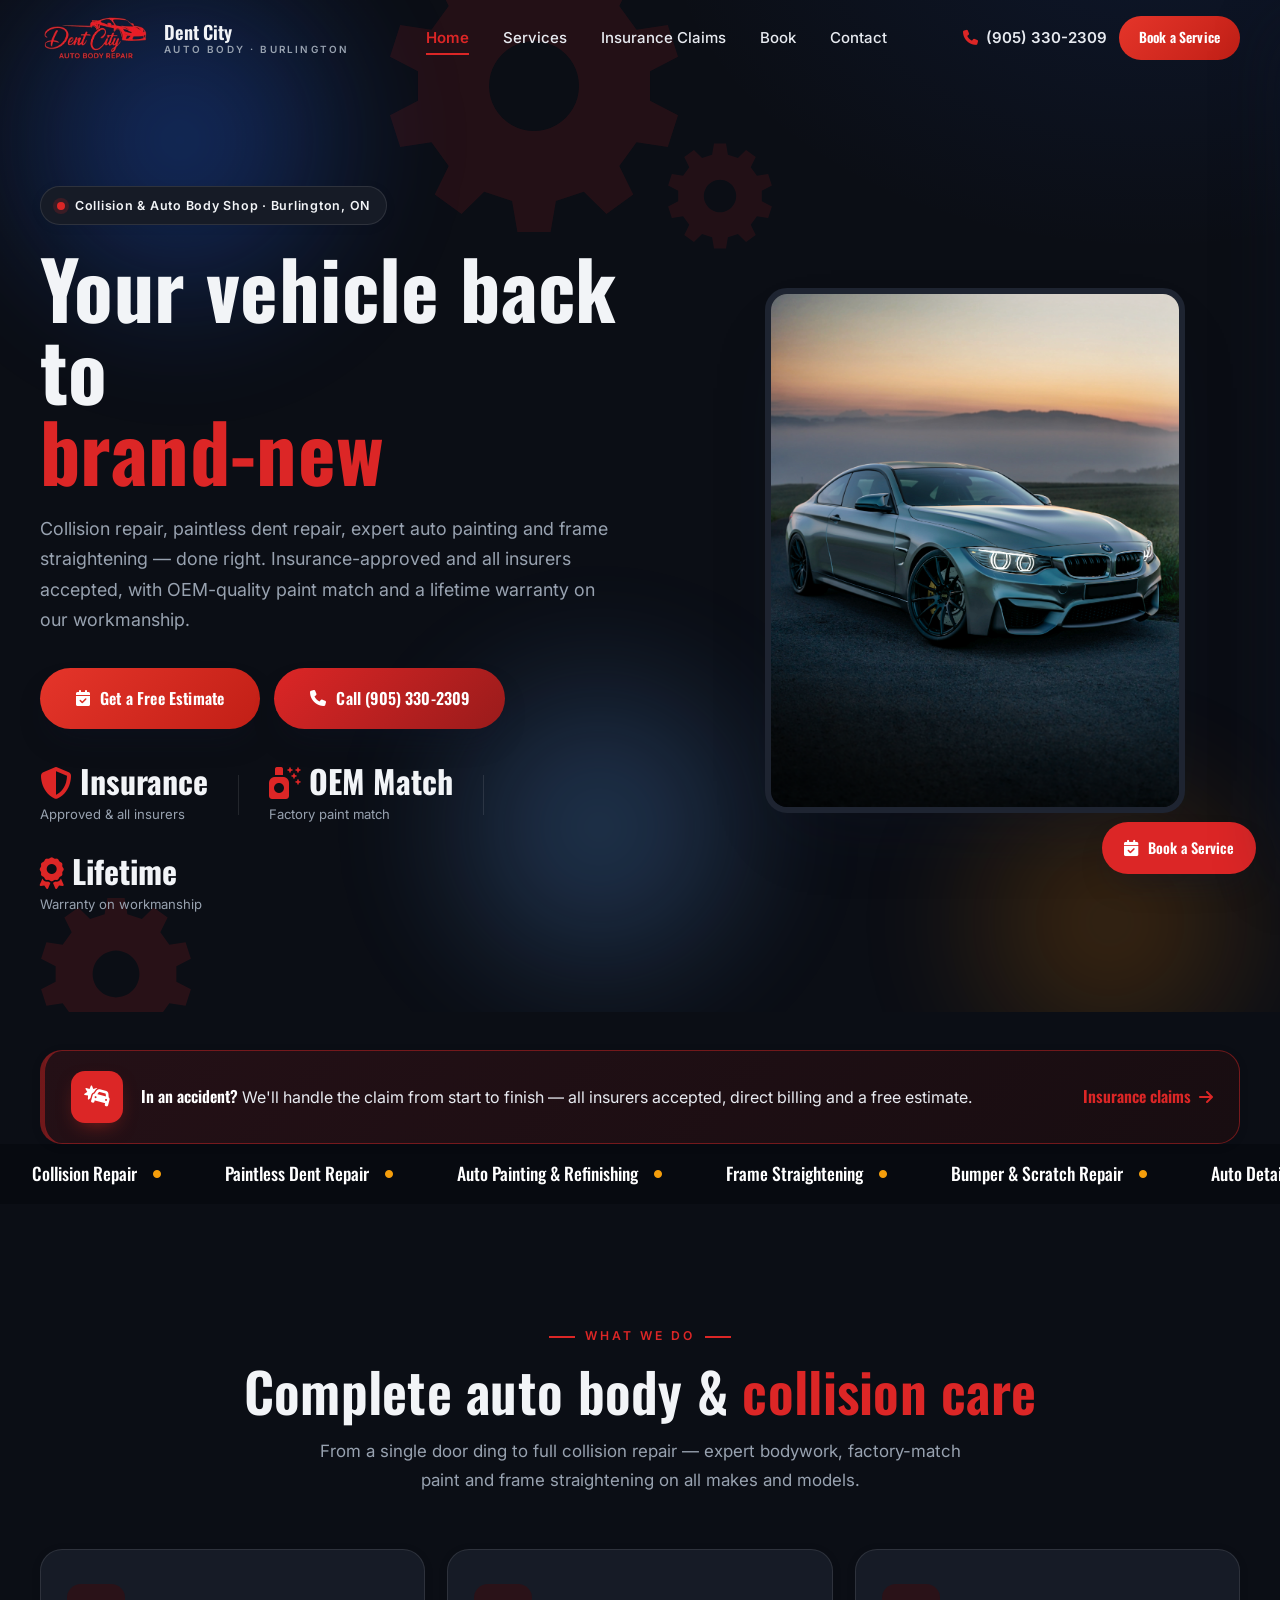
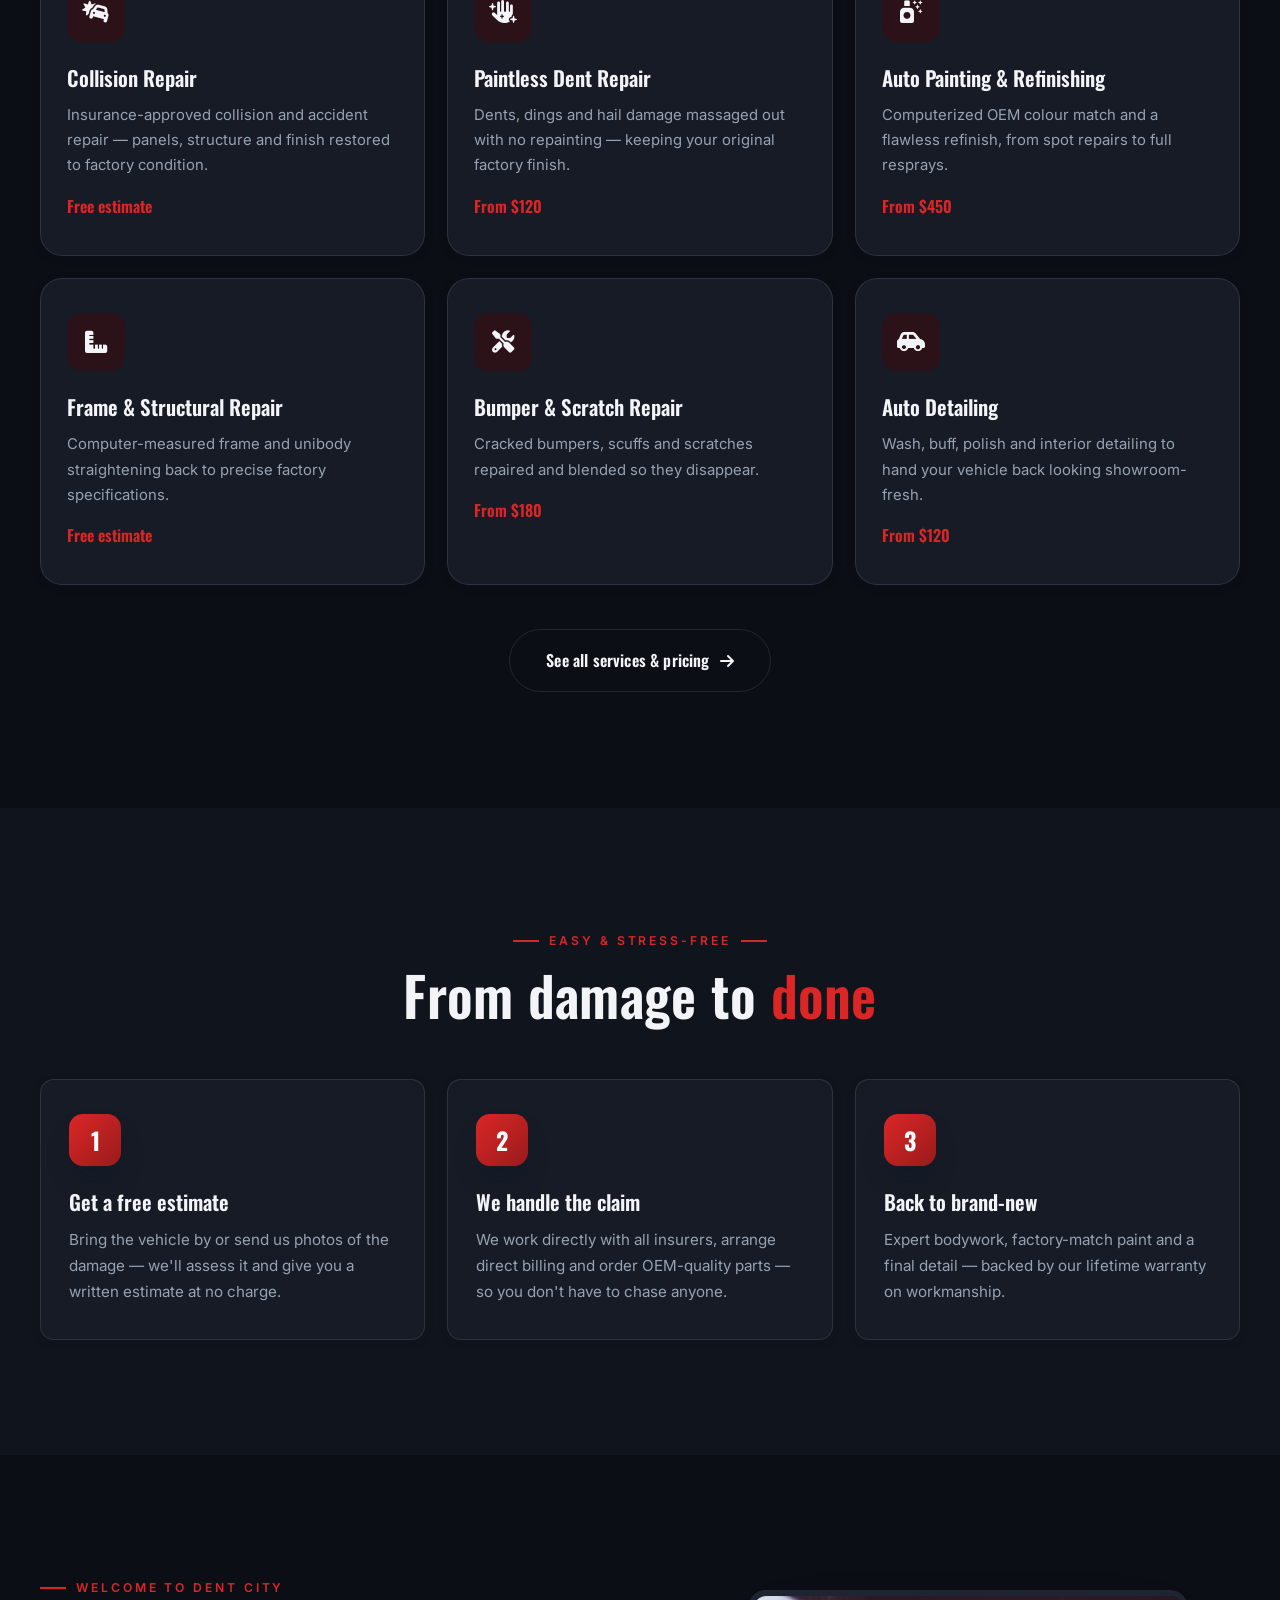
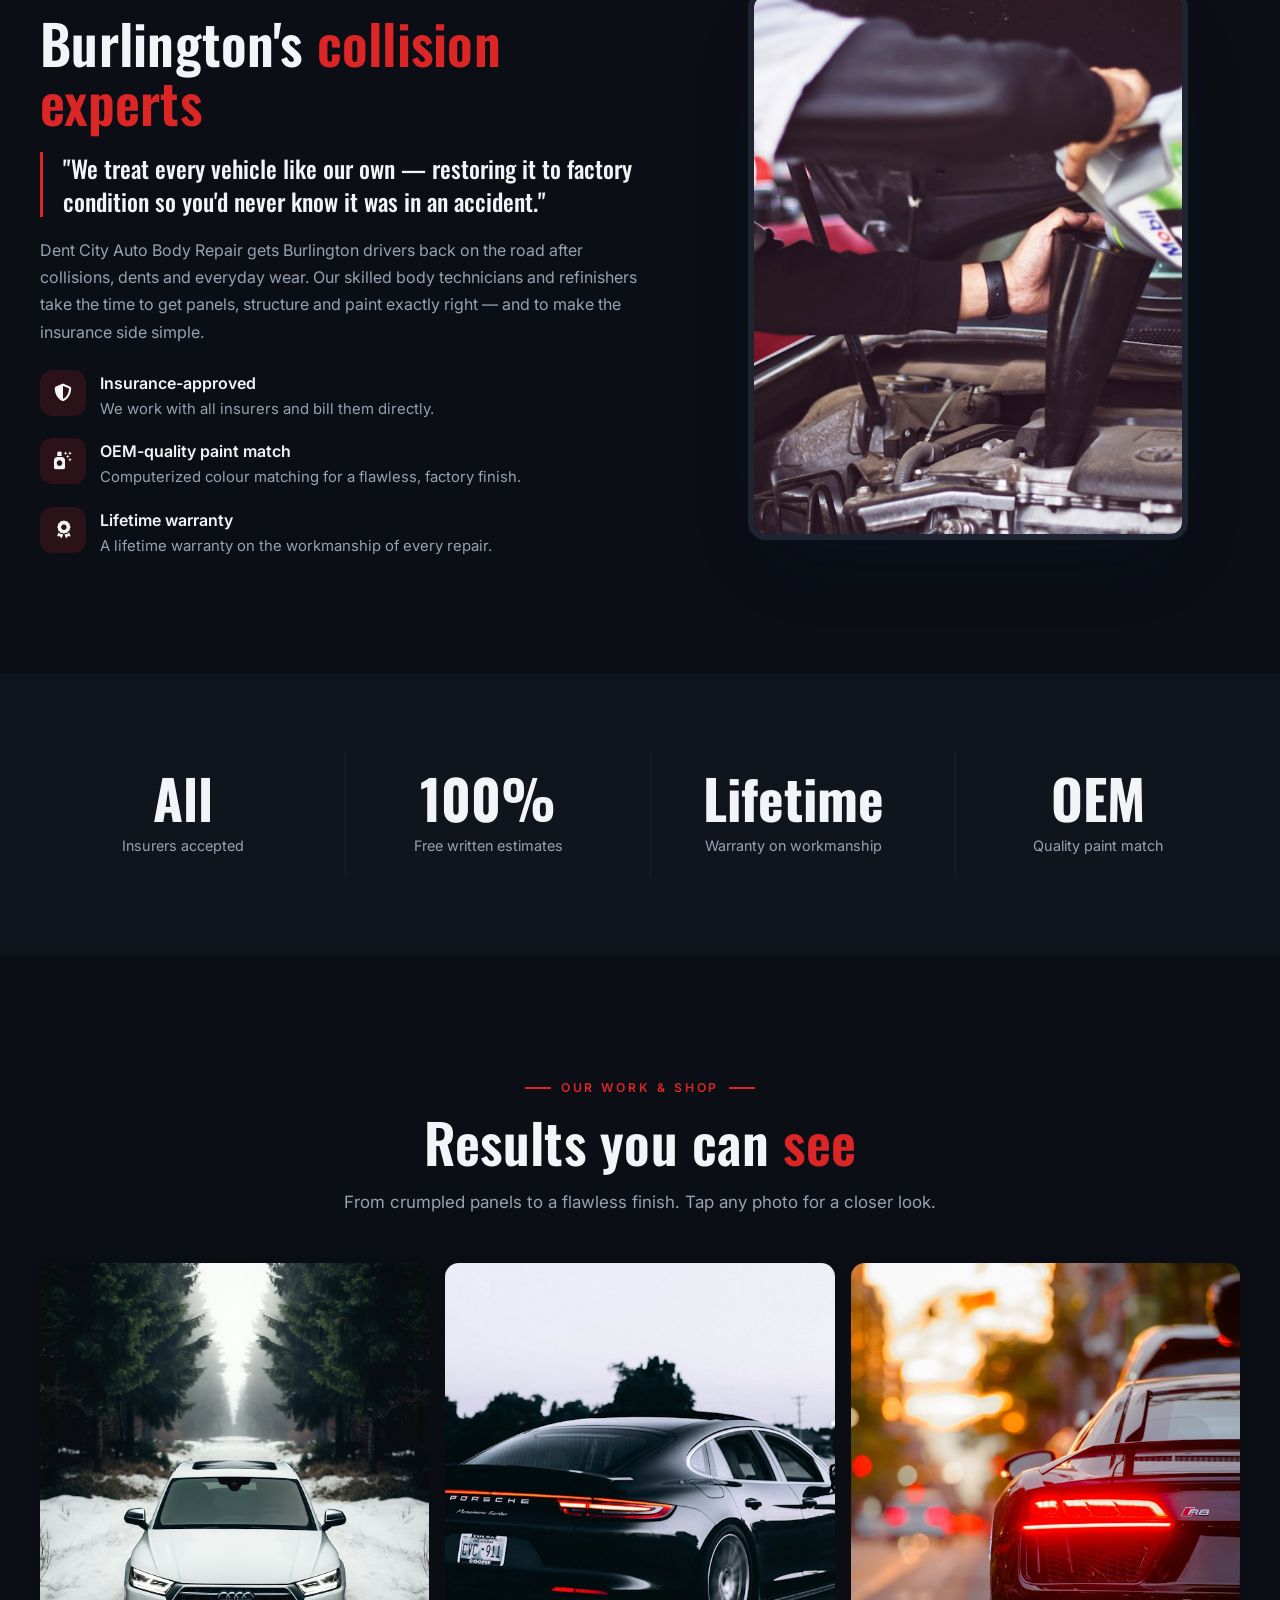
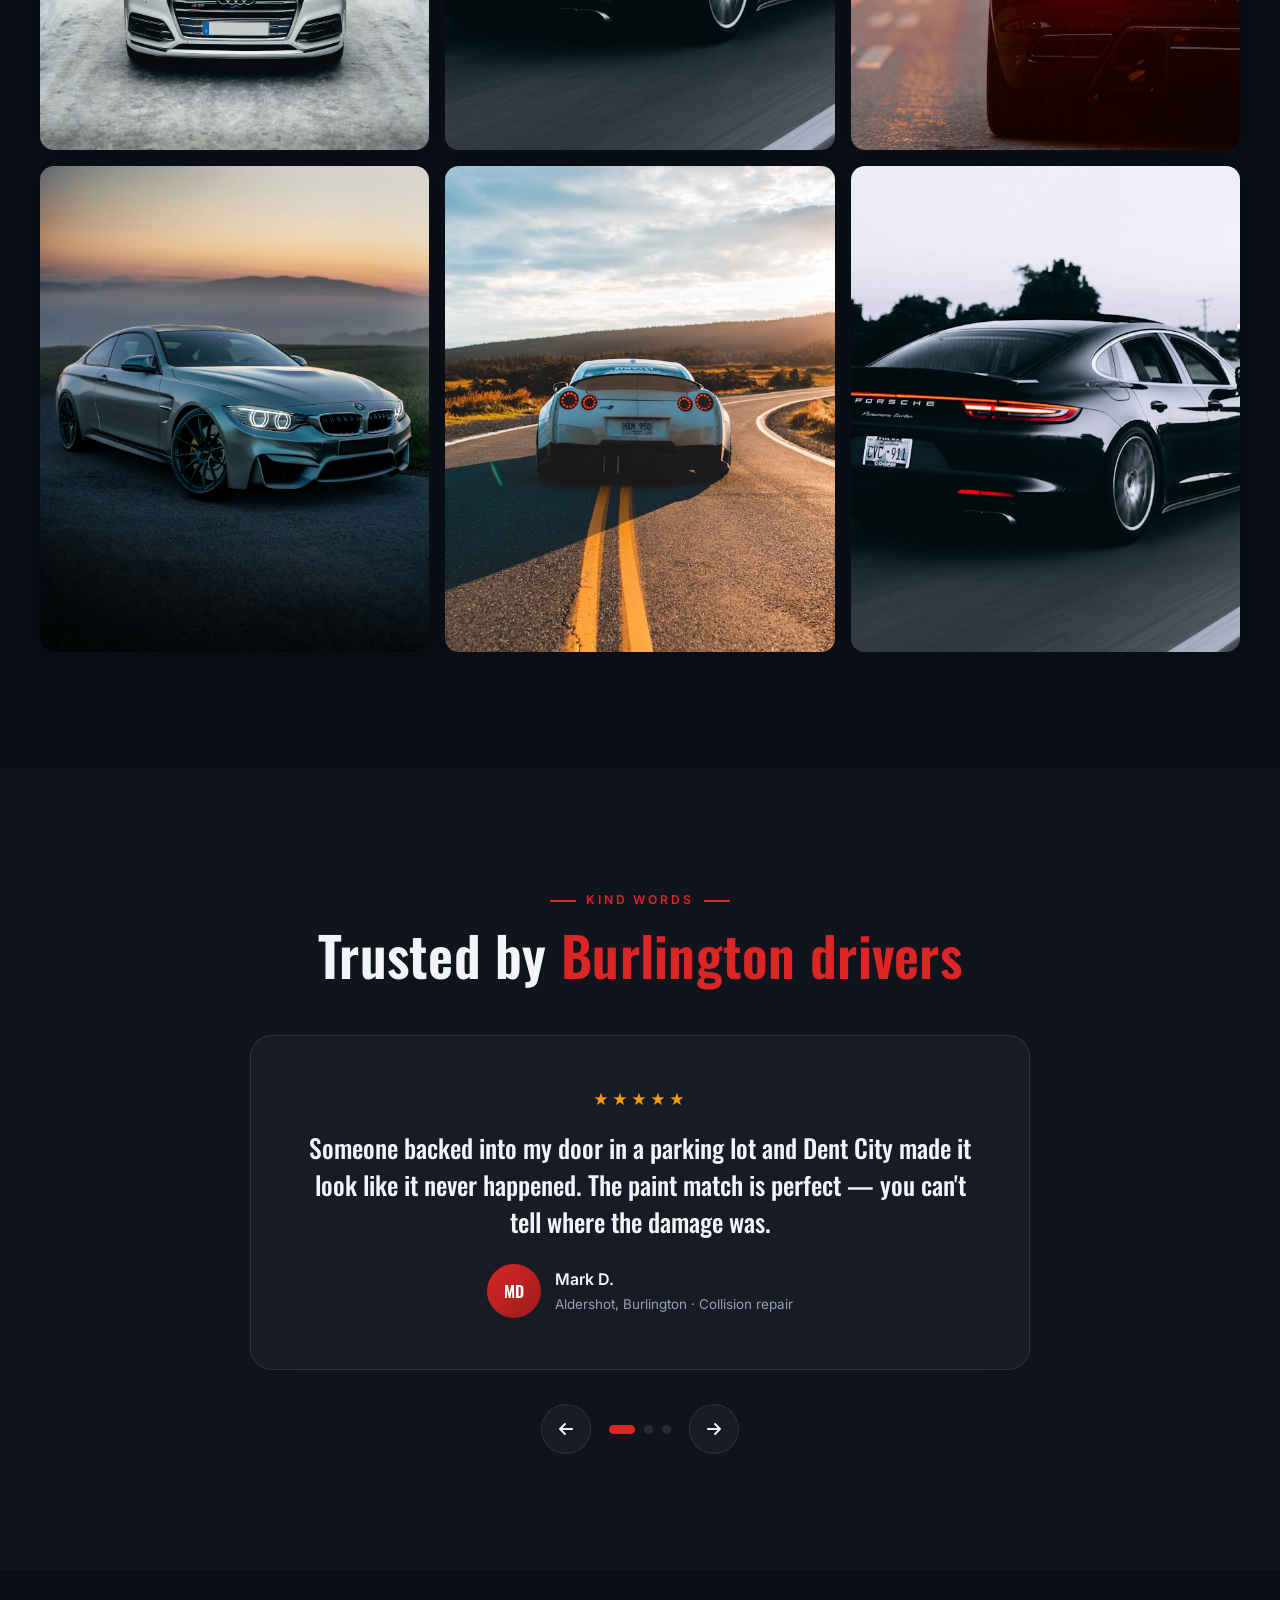
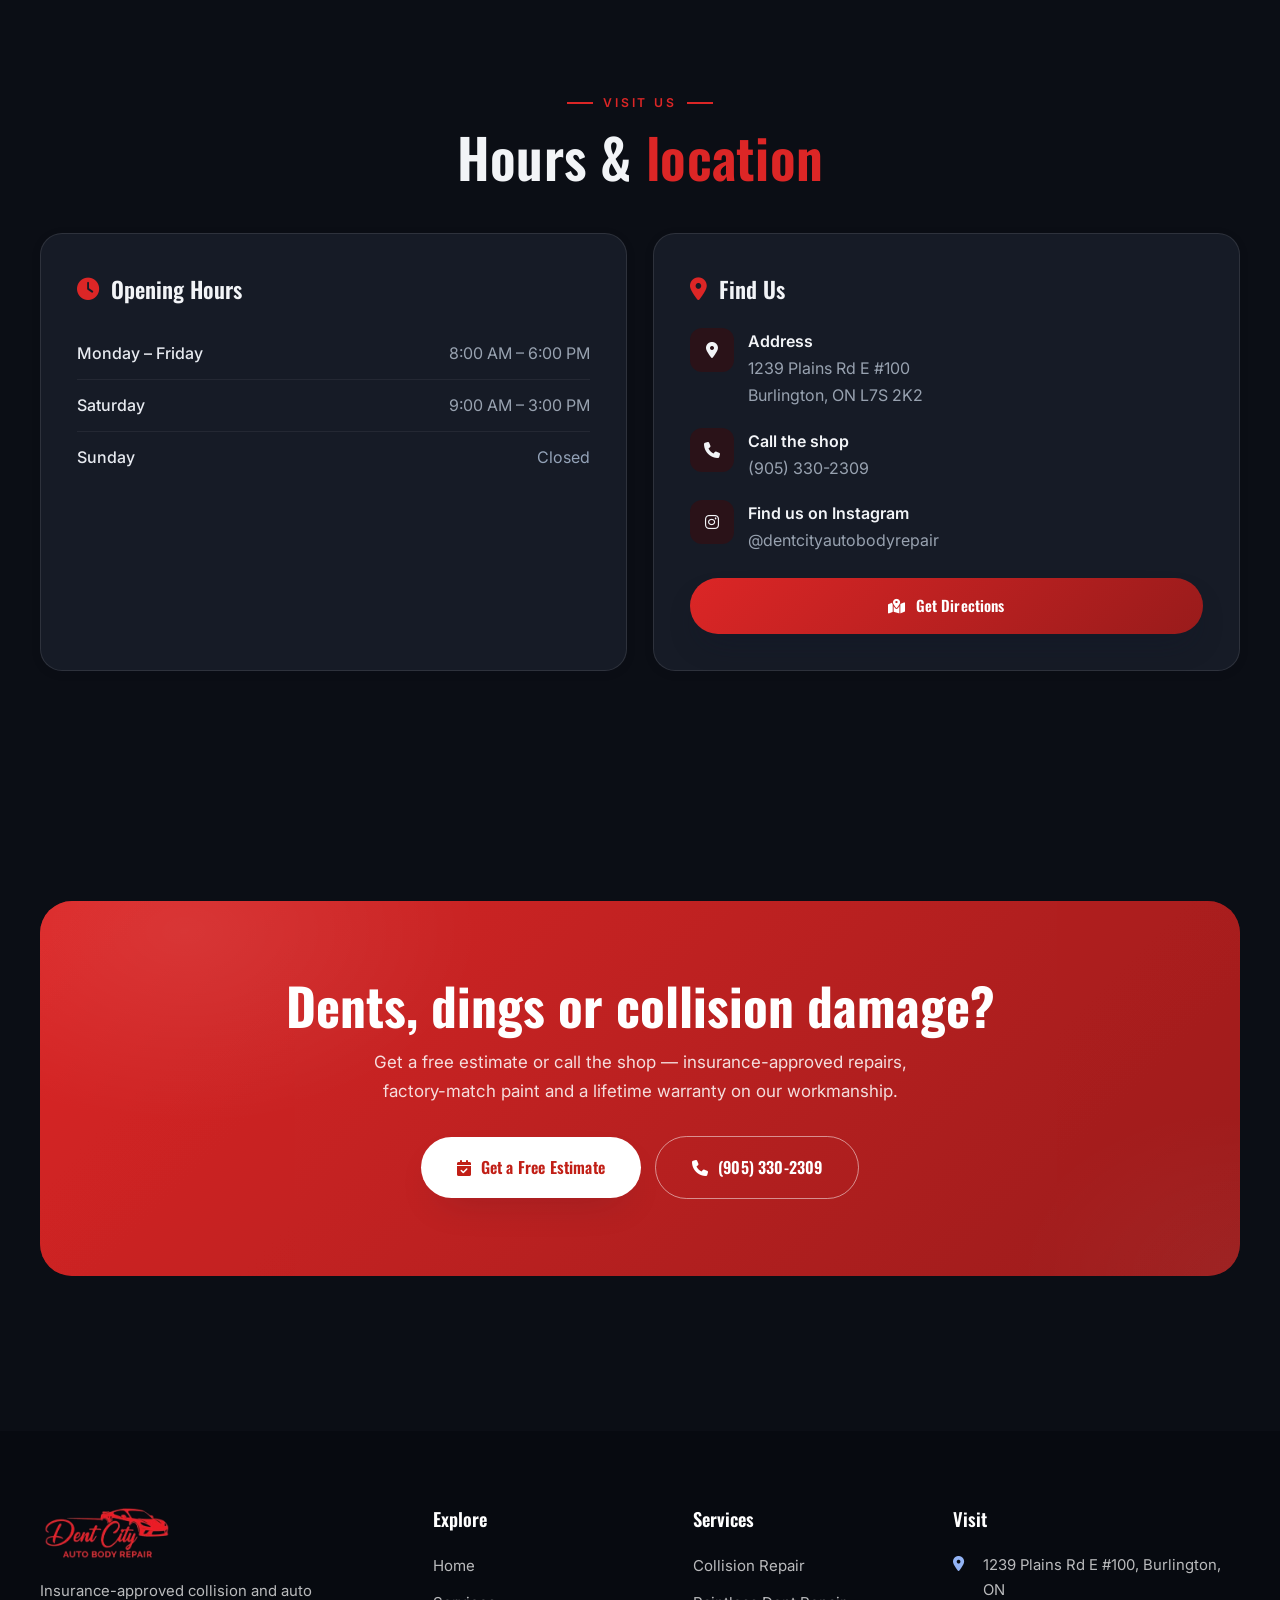
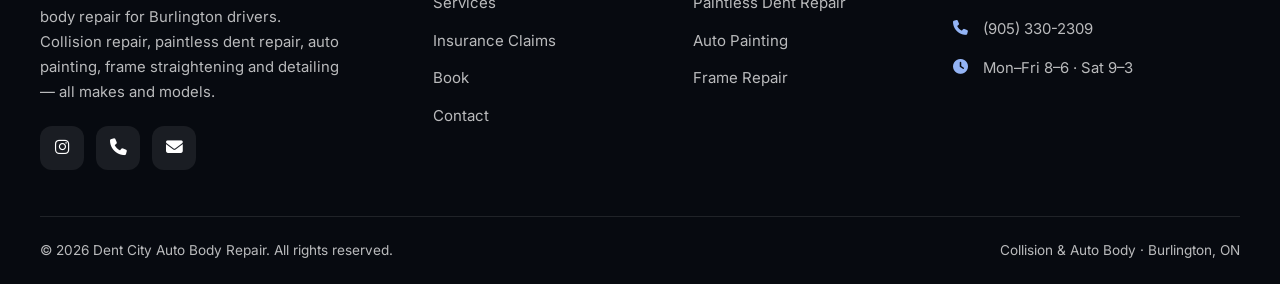
<file: index.html>
<!DOCTYPE html>
<html lang="en">
<head>
  <meta charset="UTF-8" />
  <meta name="viewport" content="width=device-width, initial-scale=1.0" />
  <title>Dent City Auto Body Repair | Collision &amp; Auto Body Shop in Burlington, ON</title>
  <meta name="description" content="Collision repair, paintless dent repair (PDR), auto painting &amp; frame straightening in Burlington, ON. Insurance-approved, all insurers accepted, OEM-quality paint match, lifetime warranty on workmanship. Call (905) 330-2309." />
  <meta name="theme-color" content="#0B0E15" />
  <meta property="og:type" content="website" />
  <meta property="og:site_name" content="Dent City Auto Body Repair" />
  <meta property="og:title" content="Dent City Auto Body Repair | Collision &amp; Auto Body in Burlington, ON" />
  <meta property="og:description" content="Insurance-approved collision repair, paintless dent repair, auto painting &amp; frame straightening — OEM-quality paint match and a lifetime warranty on workmanship." />

  <link rel="icon" type="image/svg+xml" href="assets/favicon.svg" />
  <link rel="preconnect" href="https://fonts.googleapis.com" />
  <link rel="preconnect" href="https://fonts.gstatic.com" crossorigin />
  <link href="https://fonts.googleapis.com/css2?family=Oswald:wght@500;600;700&family=Inter:wght@400;500;600&display=swap" rel="stylesheet" />
  <link rel="stylesheet" href="https://cdnjs.cloudflare.com/ajax/libs/font-awesome/6.5.1/css/all.min.css" />
  <link rel="stylesheet" href="css/styles.css" />

  <script type="application/ld+json">
  {
    "@context": "https://schema.org",
    "@type": "AutoBodyShop",
    "name": "Dent City Auto Body Repair",
    "description": "Insurance-approved collision and auto body shop in Burlington — collision repair, paintless dent repair (PDR), auto painting & refinishing, frame straightening, bumper & scratch repair and detailing. All insurers accepted, OEM-quality paint match, lifetime warranty on workmanship.",
    "priceRange": "$$",
    "telephone": "+1-905-330-2309",
    "email": "info@dentcityautobody.ca",
    "address": { "@type": "PostalAddress", "streetAddress": "1239 Plains Rd E #100", "addressLocality": "Burlington", "addressRegion": "ON", "postalCode": "L7S 2K2", "addressCountry": "CA" },
    "areaServed": "Burlington",
    "openingHours": ["Mo-Fr 08:00-18:00", "Sa 09:00-15:00"],
    "sameAs": ["https://www.instagram.com/dentcityautobodyrepair/"]
  }
  </script>
</head>
<body>

  <!-- ============ HEADER ============ -->
  <header class="site-header" id="header">
    <div class="container nav">
      <a href="index.html" class="brand" aria-label="Dent City Auto Body Repair home">
        <img src="assets/logo-mark.png" alt="Dent City Auto Body Repair" class="brand-logo" />
        <span class="brand-name"><b>Dent City</b><small>Auto Body · Burlington</small></span>
      </a>
      <nav class="nav-links" aria-label="Primary">
        <a href="index.html" class="active">Home</a>
        <a href="services.html">Services</a>
        <a href="diagnostics.html">Insurance Claims</a>
        <a href="book.html">Book</a>
        <a href="contact.html">Contact</a>
      </nav>
      <div class="nav-actions">
        <a href="tel:+19053302309" class="nav-phone"><i class="fa-solid fa-phone"></i> (905) 330-2309</a>
        <a href="book.html#quote" class="btn btn--sm">Book a Service</a>
        <button class="menu-toggle" id="menuToggle" aria-label="Open menu"><i class="fa-solid fa-bars"></i></button>
      </div>
    </div>
  </header>

  <!-- ============ MOBILE DRAWER ============ -->
  <div class="scrim" id="scrim"></div>
  <aside class="mobile-drawer" id="drawer" aria-label="Mobile menu">
    <div class="drawer-head">
      <img src="assets/logo-mark.png" alt="Dent City Auto Body Repair" style="height:44px" />
      <button class="drawer-close" id="drawerClose" aria-label="Close menu"><i class="fa-solid fa-xmark"></i></button>
    </div>
    <nav>
      <a href="index.html" class="active">Home <i class="fa-solid fa-chevron-right"></i></a>
      <a href="services.html">Services <i class="fa-solid fa-chevron-right"></i></a>
      <a href="diagnostics.html">Insurance Claims <i class="fa-solid fa-chevron-right"></i></a>
      <a href="book.html">Book <i class="fa-solid fa-chevron-right"></i></a>
      <a href="contact.html">Contact <i class="fa-solid fa-chevron-right"></i></a>
    </nav>
    <div class="drawer-cta">
      <a href="book.html#quote" class="btn btn--block">Book a Service</a>
      <a href="tel:+19053302309" class="btn btn--navy btn--block"><i class="fa-solid fa-phone"></i> Call the Shop</a>
    </div>
    <div class="drawer-contact">
      <a href="tel:+19053302309"><i class="fa-solid fa-phone"></i> (905) 330-2309</a>
      <span><i class="fa-solid fa-location-dot"></i> 1239 Plains Rd E #100, Burlington, ON</span>
    </div>
  </aside>

  <!-- ============ HERO (dual-path: Book OR Call) ============ -->
  <section class="hero">
    <div class="hero-bg" aria-hidden="true">
      <span class="ambient-blob b1"></span>
      <span class="ambient-blob b2"></span>
      <span class="ambient-blob b3"></span>
      <img class="ambient-gear g1" src="assets/gear.svg" alt="" />
      <img class="ambient-gear g2" src="assets/gear.svg" alt="" />
      <img class="ambient-gear g3" src="assets/gear.svg" alt="" />
    </div>
    <div class="container hero-grid">
      <div class="hero-content">
        <span class="hero-badge reveal"><span class="dot"></span> Collision &amp; Auto Body Shop · Burlington, ON</span>
        <h1 class="hero-title reveal d1">Your vehicle back to<br/><em>brand-new</em></h1>
        <p class="hero-sub reveal d2">Collision repair, paintless dent repair, expert auto painting and frame straightening — done right. Insurance-approved and all insurers accepted, with OEM-quality paint match and a lifetime warranty on our workmanship.</p>
        <div class="hero-ctas reveal d3">
          <a href="book.html#quote" class="btn btn--lg"><i class="fa-solid fa-calendar-check"></i> Get a Free Estimate</a>
          <a href="tel:+19053302309" class="btn btn--navy btn--lg"><i class="fa-solid fa-phone"></i> Call (905) 330-2309</a>
        </div>
        <div class="hero-meta reveal d4">
          <div class="m"><b><i class="fa-solid fa-shield-halved" style="color:var(--navy-bright)"></i> Insurance</b><span>Approved &amp; all insurers</span></div>
          <div class="divider"></div>
          <div class="m"><b><i class="fa-solid fa-spray-can-sparkles" style="color:var(--navy-bright)"></i> OEM Match</b><span>Factory paint match</span></div>
          <div class="divider"></div>
          <div class="m"><b><i class="fa-solid fa-award" style="color:var(--navy-bright)"></i> Lifetime</b><span>Warranty on workmanship</span></div>
        </div>
      </div>
      <div class="hero-visual" id="heroVisual">
        <div class="hero-photo-wrap">
          <!-- REPLACE WITH REAL PHOTO: shop storefront / bay with a car on the lift -->
          <div class="hero-photo"><img src="assets/photos/hero.jpg" alt="Collision repair and refinishing work at Dent City Auto Body Repair" data-zoom /></div>
        </div>
      </div>
    </div>
  </section>

  <!-- ============ INSURANCE-CLAIM CALLOUT ============ -->
  <div class="container">
    <a href="diagnostics.html" class="ce-band reveal">
      <span class="ce-ico"><i class="fa-solid fa-car-burst"></i></span>
      <span class="ce-txt"><b>In an accident?</b> We'll handle the claim from start to finish — all insurers accepted, direct billing and a free estimate.</span>
      <span class="ce-go">Insurance claims <i class="fa-solid fa-arrow-right"></i></span>
    </a>
  </div>

  <!-- ============ MARQUEE ============ -->
  <div class="marquee" aria-hidden="true">
    <div class="marquee-track">
      <span class="marquee-item">Collision Repair <i class="fa-solid fa-circle"></i></span>
      <span class="marquee-item">Paintless Dent Repair <i class="fa-solid fa-circle"></i></span>
      <span class="marquee-item">Auto Painting &amp; Refinishing <i class="fa-solid fa-circle"></i></span>
      <span class="marquee-item">Frame Straightening <i class="fa-solid fa-circle"></i></span>
      <span class="marquee-item">Bumper &amp; Scratch Repair <i class="fa-solid fa-circle"></i></span>
      <span class="marquee-item">Auto Detailing <i class="fa-solid fa-circle"></i></span>
      <span class="marquee-item">Insurance Claims <i class="fa-solid fa-circle"></i></span>
      <span class="marquee-item">Collision Repair <i class="fa-solid fa-circle"></i></span>
      <span class="marquee-item">Paintless Dent Repair <i class="fa-solid fa-circle"></i></span>
      <span class="marquee-item">Auto Painting &amp; Refinishing <i class="fa-solid fa-circle"></i></span>
      <span class="marquee-item">Frame Straightening <i class="fa-solid fa-circle"></i></span>
      <span class="marquee-item">Bumper &amp; Scratch Repair <i class="fa-solid fa-circle"></i></span>
      <span class="marquee-item">Auto Detailing <i class="fa-solid fa-circle"></i></span>
      <span class="marquee-item">Insurance Claims <i class="fa-solid fa-circle"></i></span>
    </div>
  </div>

  <!-- ============ SERVICES BY SYSTEM ============ -->
  <section class="section" id="services">
    <div class="container center">
      <span class="eyebrow eyebrow--center reveal">What We Do</span>
      <h2 class="section-title reveal d1">Complete auto body &amp; <em>collision care</em></h2>
      <p class="section-lead reveal d2">From a single door ding to full collision repair — expert bodywork, factory-match paint and frame straightening on all makes and models.</p>
    </div>
    <div class="container">
      <div class="feat-grid">
        <div class="feat-card reveal d1"><div class="ic"><i class="fa-solid fa-car-burst"></i></div><h3>Collision Repair</h3><p>Insurance-approved collision and accident repair — panels, structure and finish restored to factory condition.</p><span class="from">Free estimate</span></div>
        <div class="feat-card reveal d2"><div class="ic"><i class="fa-solid fa-hand-sparkles"></i></div><h3>Paintless Dent Repair</h3><p>Dents, dings and hail damage massaged out with no repainting — keeping your original factory finish.</p><span class="from">From $120</span></div>
        <div class="feat-card reveal d3"><div class="ic"><i class="fa-solid fa-spray-can-sparkles"></i></div><h3>Auto Painting &amp; Refinishing</h3><p>Computerized OEM colour match and a flawless refinish, from spot repairs to full resprays.</p><span class="from">From $450</span></div>
        <div class="feat-card reveal d4"><div class="ic"><i class="fa-solid fa-ruler-combined"></i></div><h3>Frame &amp; Structural Repair</h3><p>Computer-measured frame and unibody straightening back to precise factory specifications.</p><span class="from">Free estimate</span></div>
        <div class="feat-card reveal d1"><div class="ic"><i class="fa-solid fa-screwdriver-wrench"></i></div><h3>Bumper &amp; Scratch Repair</h3><p>Cracked bumpers, scuffs and scratches repaired and blended so they disappear.</p><span class="from">From $180</span></div>
        <div class="feat-card reveal d2"><div class="ic"><i class="fa-solid fa-car-side"></i></div><h3>Auto Detailing</h3><p>Wash, buff, polish and interior detailing to hand your vehicle back looking showroom-fresh.</p><span class="from">From $120</span></div>
      </div>
      <div class="center" style="margin-top:44px"><a href="services.html" class="btn btn--ghost btn--lg reveal">See all services &amp; pricing <i class="fa-solid fa-arrow-right"></i></a></div>
    </div>
  </section>

  <!-- ============ HOW IT WORKS ============ -->
  <section class="section section--alt" id="how">
    <div class="container center">
      <span class="eyebrow eyebrow--center reveal">Easy &amp; Stress-Free</span>
      <h2 class="section-title reveal d1">From damage to <em>done</em></h2>
    </div>
    <div class="container">
      <div class="steps">
        <div class="step reveal d1"><div class="step-num">1</div><h3>Get a free estimate</h3><p>Bring the vehicle by or send us photos of the damage — we'll assess it and give you a written estimate at no charge.</p></div>
        <div class="step reveal d2"><div class="step-num">2</div><h3>We handle the claim</h3><p>We work directly with all insurers, arrange direct billing and order OEM-quality parts — so you don't have to chase anyone.</p></div>
        <div class="step reveal d3"><div class="step-num">3</div><h3>Back to brand-new</h3><p>Expert bodywork, factory-match paint and a final detail — backed by our lifetime warranty on workmanship.</p></div>
      </div>
    </div>
  </section>

  <!-- ============ ABOUT / CERTIFICATIONS ============ -->
  <section class="section" id="about">
    <div class="container story-grid">
      <div class="story-text">
        <span class="eyebrow reveal">Welcome To Dent City</span>
        <h2 class="section-title reveal d1">Burlington's <em>collision experts</em></h2>
        <p class="story-quote reveal d2">"We treat every vehicle like our own — restoring it to factory condition so you'd never know it was in an accident."</p>
        <p class="reveal d2" style="color:var(--ink-soft)">Dent City Auto Body Repair gets Burlington drivers back on the road after collisions, dents and everyday wear. Our skilled body technicians and refinishers take the time to get panels, structure and paint exactly right — and to make the insurance side simple.</p>
        <div class="story-features">
          <div class="story-feature reveal d1"><span class="ic"><i class="fa-solid fa-shield-halved"></i></span><div><b>Insurance-approved</b><p>We work with all insurers and bill them directly.</p></div></div>
          <div class="story-feature reveal d2"><span class="ic"><i class="fa-solid fa-spray-can-sparkles"></i></span><div><b>OEM-quality paint match</b><p>Computerized colour matching for a flawless, factory finish.</p></div></div>
          <div class="story-feature reveal d3"><span class="ic"><i class="fa-solid fa-award"></i></span><div><b>Lifetime warranty</b><p>A lifetime warranty on the workmanship of every repair.</p></div></div>
        </div>
      </div>
      <div class="story-collage reveal-scale">
        <!-- REPLACE WITH REAL PHOTO: the shop, team, or a car being repaired -->
        <div class="story-media"><img src="assets/photos/about.jpg" alt="Collision repair work at Dent City Auto Body Repair" data-parallax="22" /></div>
      </div>
    </div>
  </section>

  <!-- ============ TRUST STATS ============ -->
  <section class="section--tight section--alt">
    <div class="container">
      <div class="stats">
        <div class="stat reveal d1"><b>All</b><span>Insurers accepted</span></div>
        <div class="stat reveal d2"><b>100%</b><span>Free written estimates</span></div>
        <div class="stat reveal d3"><b>Lifetime</b><span>Warranty on workmanship</span></div>
        <div class="stat reveal d4"><b>OEM</b><span>Quality paint match</span></div>
      </div>
    </div>
  </section>

  <!-- ============ GALLERY ============ -->
  <section class="section" id="gallery">
    <div class="container center">
      <span class="eyebrow eyebrow--center reveal">Our Work &amp; Shop</span>
      <h2 class="section-title reveal d1">Results you can <em>see</em></h2>
      <p class="section-lead reveal d2">From crumpled panels to a flawless finish. Tap any photo for a closer look.</p>
    </div>
    <div class="container">
      <!-- REPLACE WITH REAL PHOTOS: before/after collision repairs, paint booth, dent work, storefront sign -->
      <div class="gallery reveal">
        <div class="gal-item" data-cap="Collision repair, done right"><img src="assets/photos/g1.jpg" alt="Collision repair in progress" /><span class="gal-cap">Collision Repair</span></div>
        <div class="gal-item" data-cap="Paintless dent repair"><img src="assets/photos/g2.jpg" alt="Paintless dent repair" /><span class="gal-cap">Dent Repair</span></div>
        <div class="gal-item" data-cap="Factory-match refinishing"><img src="assets/photos/g3.jpg" alt="Auto painting and refinishing" /><span class="gal-cap">Paint &amp; Refinishing</span></div>
        <div class="gal-item" data-cap="Ready for pickup"><img src="assets/photos/g4.jpg" alt="Repaired car ready for pickup" /><span class="gal-cap">Ready for Pickup</span></div>
        <div class="gal-item" data-cap="Back to brand-new"><img src="assets/photos/g5.jpg" alt="Restored vehicle" /><span class="gal-cap">Back to Brand-New</span></div>
        <div class="gal-item" data-cap="All makes &amp; models welcome"><img src="assets/photos/g6.jpg" alt="Repaired vehicle" /><span class="gal-cap">All Makes &amp; Models</span></div>
      </div>
    </div>
  </section>

  <!-- ============ TESTIMONIALS ============ -->
  <section class="section section--alt testimonials" id="reviews">
    <div class="container center">
      <span class="eyebrow eyebrow--center reveal">Kind Words</span>
      <h2 class="section-title reveal d1">Trusted by <em>Burlington drivers</em></h2>
    </div>
    <div class="container">
      <div class="tst-viewport">
        <div class="tst-track" id="tstTrack">
          <div class="tst-slide"><div class="tst-card">
            <div class="tst-stars">★★★★★</div>
            <p class="tst-text">Someone backed into my door in a parking lot and Dent City made it look like it never happened. The paint match is perfect — you can't tell where the damage was.</p>
            <div class="tst-author"><div class="tst-avatar">MD</div><div class="who"><b>Mark D.</b><span>Aldershot, Burlington · Collision repair</span></div></div>
          </div></div>
          <div class="tst-slide"><div class="tst-card">
            <div class="tst-stars">★★★★★</div>
            <p class="tst-text">They handled my whole insurance claim and billed the insurer directly, so I barely had to lift a finger. Fast, professional, and my car came back spotless.</p>
            <div class="tst-author"><div class="tst-avatar">PS</div><div class="who"><b>Priya S.</b><span>Plains Road · Insurance claim</span></div></div>
          </div></div>
          <div class="tst-slide"><div class="tst-card">
            <div class="tst-stars">★★★★★</div>
            <p class="tst-text">Had a few nasty dents pulled with their paintless dent repair — kept the original factory paint and saved me a fortune. Honest quote and no surprises. Won't go anywhere else.</p>
            <div class="tst-author"><div class="tst-avatar">TR</div><div class="who"><b>Tom R.</b><span>Burlington · Paintless dent repair</span></div></div>
          </div></div>
        </div>
      </div>
      <div class="tst-controls">
        <button class="tst-arrow" id="tstPrev" aria-label="Previous review"><i class="fa-solid fa-arrow-left"></i></button>
        <div class="tst-dots" id="tstDots"></div>
        <button class="tst-arrow" id="tstNext" aria-label="Next review"><i class="fa-solid fa-arrow-right"></i></button>
      </div>
    </div>
  </section>

  <!-- ============ HOURS & LOCATION (NAP) ============ -->
  <section class="section" id="visit">
    <div class="container center">
      <span class="eyebrow eyebrow--center reveal">Visit Us</span>
      <h2 class="section-title reveal d1">Hours &amp; <em>location</em></h2>
    </div>
    <div class="container">
      <div class="hours-grid">
        <div class="hours-card reveal">
          <h3><i class="fa-solid fa-clock"></i> Opening Hours</h3>
          <div class="hours-row"><span class="d">Monday – Friday</span><span class="h">8:00 AM – 6:00 PM</span></div>
          <div class="hours-row"><span class="d">Saturday</span><span class="h">9:00 AM – 3:00 PM</span></div>
          <div class="hours-row"><span class="d">Sunday</span><span class="h closed">Closed</span></div>
        </div>
        <div class="hours-card reveal d1">
          <h3><i class="fa-solid fa-location-dot"></i> Find Us</h3>
          <div class="info-list">
            <div class="info-row"><span class="ic"><i class="fa-solid fa-location-dot"></i></span><div><b>Address</b><span>1239 Plains Rd E #100<br/>Burlington, ON L7S 2K2</span></div></div>
            <div class="info-row"><span class="ic"><i class="fa-solid fa-phone"></i></span><div><b>Call the shop</b><a href="tel:+19053302309">(905) 330-2309</a></div></div>
            <div class="info-row"><span class="ic"><i class="fa-brands fa-instagram"></i></span><div><b>Find us on Instagram</b><a href="https://www.instagram.com/dentcityautobodyrepair/" target="_blank" rel="noopener">@dentcityautobodyrepair</a></div></div>
          </div>
          <a href="https://www.google.com/maps/search/?api=1&query=1239+Plains+Rd+E+Burlington+ON" target="_blank" rel="noopener" class="btn btn--block btn--navy" style="margin-top:24px"><i class="fa-solid fa-map-location-dot"></i> Get Directions</a>
        </div>
      </div>
    </div>
  </section>

  <!-- ============ CTA ============ -->
  <section class="section">
    <div class="container">
      <div class="cta-band reveal-scale">
        <h2>Dents, dings or collision damage?</h2>
        <p>Get a free estimate or call the shop — insurance-approved repairs, factory-match paint and a lifetime warranty on our workmanship.</p>
        <div class="hero-ctas">
          <a href="book.html#quote" class="btn btn--white btn--lg"><i class="fa-solid fa-calendar-check"></i> Get a Free Estimate</a>
          <a href="tel:+19053302309" class="btn btn--ghost btn--lg" style="border-color:rgba(255,255,255,0.5);color:#fff"><i class="fa-solid fa-phone"></i> (905) 330-2309</a>
        </div>
      </div>
    </div>
  </section>

  <!-- ============ FOOTER ============ -->
  <footer class="footer">
    <div class="container">
      <div class="footer-top">
        <div class="footer-brand">
          <img src="assets/logo-mark.png" alt="Dent City Auto Body Repair" class="brand-logo-f" />
          <p>Insurance-approved collision and auto body repair for Burlington drivers. Collision repair, paintless dent repair, auto painting, frame straightening and detailing — all makes and models.</p>
          <div class="footer-social">
            <a href="https://www.instagram.com/dentcityautobodyrepair/" target="_blank" rel="noopener" aria-label="Instagram"><i class="fa-brands fa-instagram"></i></a>
            <a href="tel:+19053302309" aria-label="Phone"><i class="fa-solid fa-phone"></i></a>
            <a href="mailto:info@dentcityautobody.ca" aria-label="Email"><i class="fa-solid fa-envelope"></i></a>
          </div>
        </div>
        <div>
          <h4>Explore</h4>
          <div class="footer-links"><a href="index.html">Home</a><a href="services.html">Services</a><a href="diagnostics.html">Insurance Claims</a><a href="book.html">Book</a><a href="contact.html">Contact</a></div>
        </div>
        <div>
          <h4>Services</h4>
          <div class="footer-links"><a href="services.html">Collision Repair</a><a href="services.html">Paintless Dent Repair</a><a href="services.html">Auto Painting</a><a href="services.html">Frame Repair</a></div>
        </div>
        <div>
          <h4>Visit</h4>
          <div class="footer-contact">
            <span><i class="fa-solid fa-location-dot"></i> 1239 Plains Rd E #100, Burlington, ON</span>
            <a href="tel:+19053302309"><i class="fa-solid fa-phone"></i> (905) 330-2309</a>
            <span><i class="fa-solid fa-clock"></i> Mon–Fri 8–6 · Sat 9–3</span>
          </div>
        </div>
      </div>
      <div class="footer-bottom">
        <span>© <span data-year>2026</span> Dent City Auto Body Repair. All rights reserved.</span>
        <span>Collision &amp; Auto Body · Burlington, ON</span>
      </div>
    </div>
  </footer>

  <!-- ============ LIGHTBOX ============ -->
  <div class="lightbox" id="lightbox" aria-hidden="true">
    <button class="lightbox-close" id="lbClose" aria-label="Close"><i class="fa-solid fa-xmark"></i></button>
    <button class="lightbox-nav prev" id="lbPrev" aria-label="Previous"><i class="fa-solid fa-chevron-left"></i></button>
    <button class="lightbox-nav next" id="lbNext" aria-label="Next"><i class="fa-solid fa-chevron-right"></i></button>
    <div><img id="lbImg" src="assets/photos/g1.jpg" alt="" /><div class="lightbox-cap" id="lbCap"></div></div>
  </div>

  <a href="book.html#quote" class="fab-cta" aria-label="Book a service"><i class="fa-solid fa-calendar-check"></i><span>Book a Service</span></a>
  <button class="to-top" id="toTop" aria-label="Back to top"><i class="fa-solid fa-arrow-up"></i></button>

  <script src="js/main.js"></script>
</body>
</html>
</file>
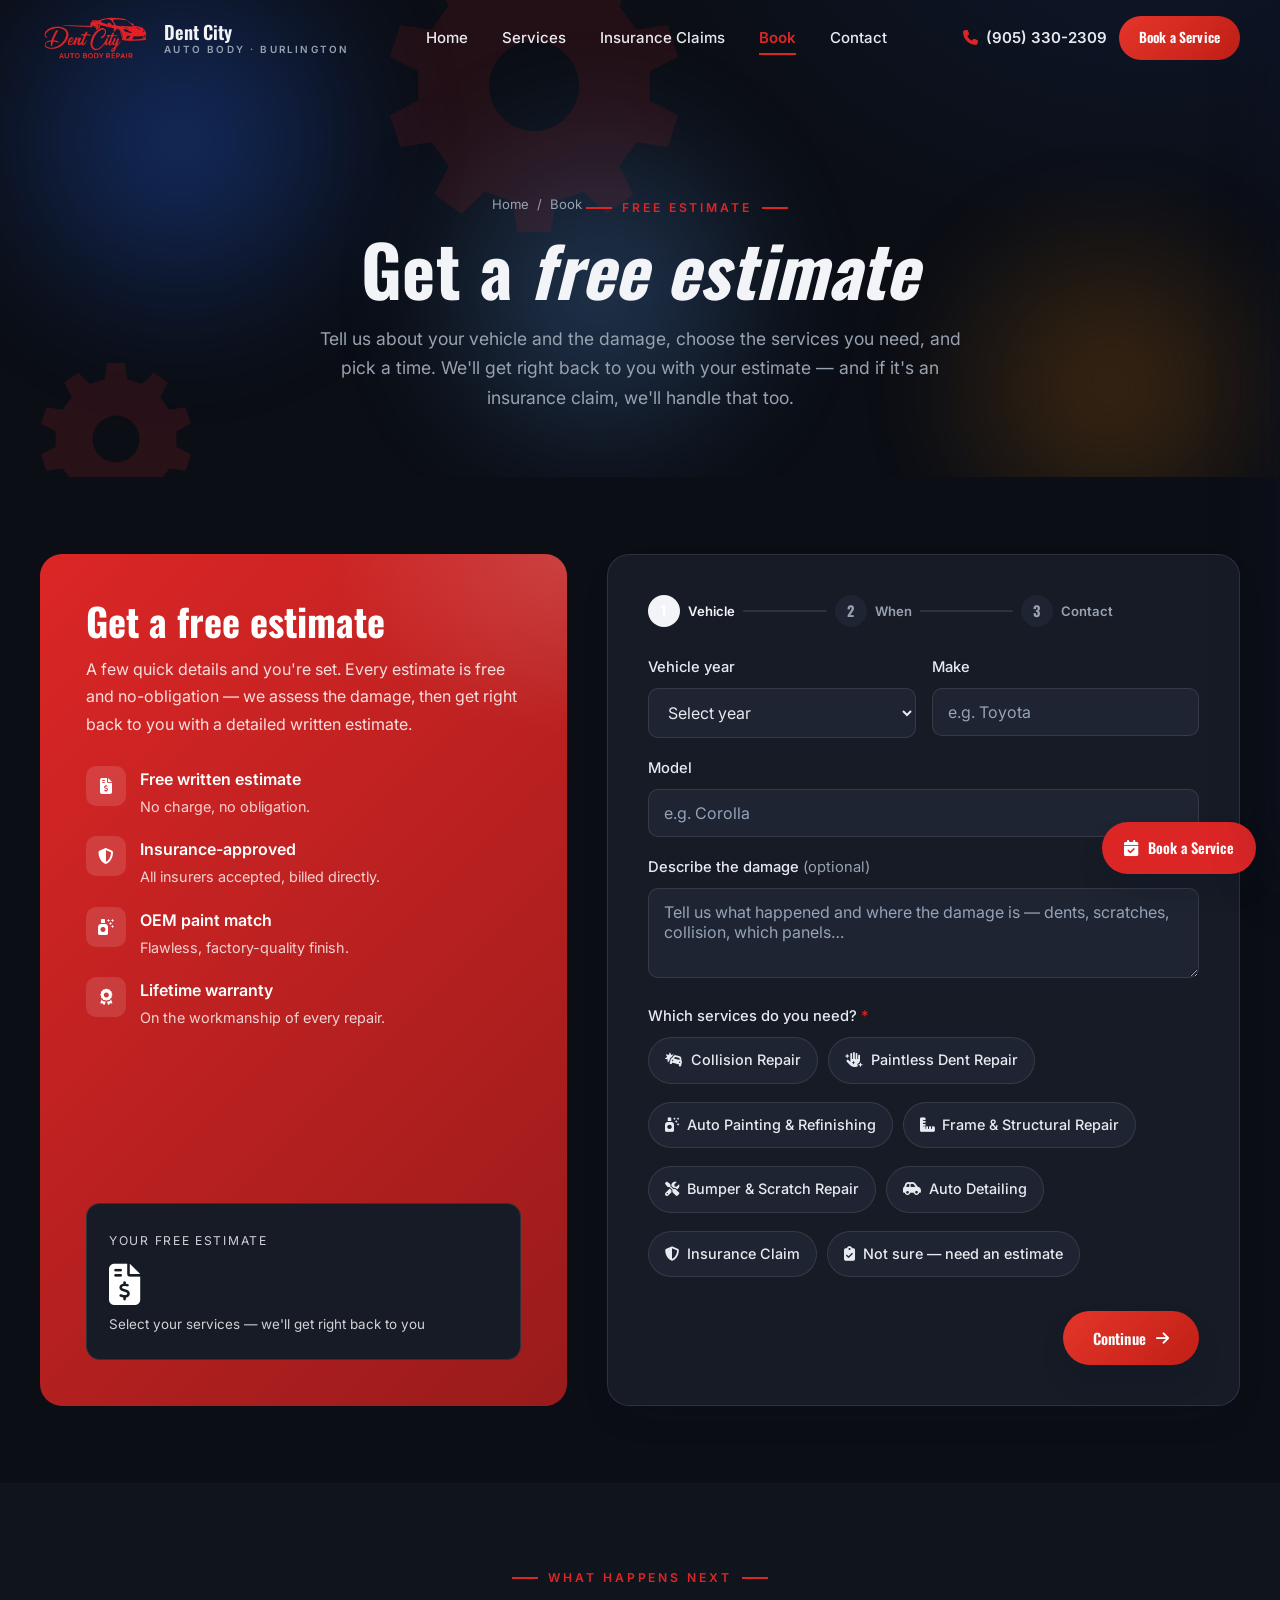
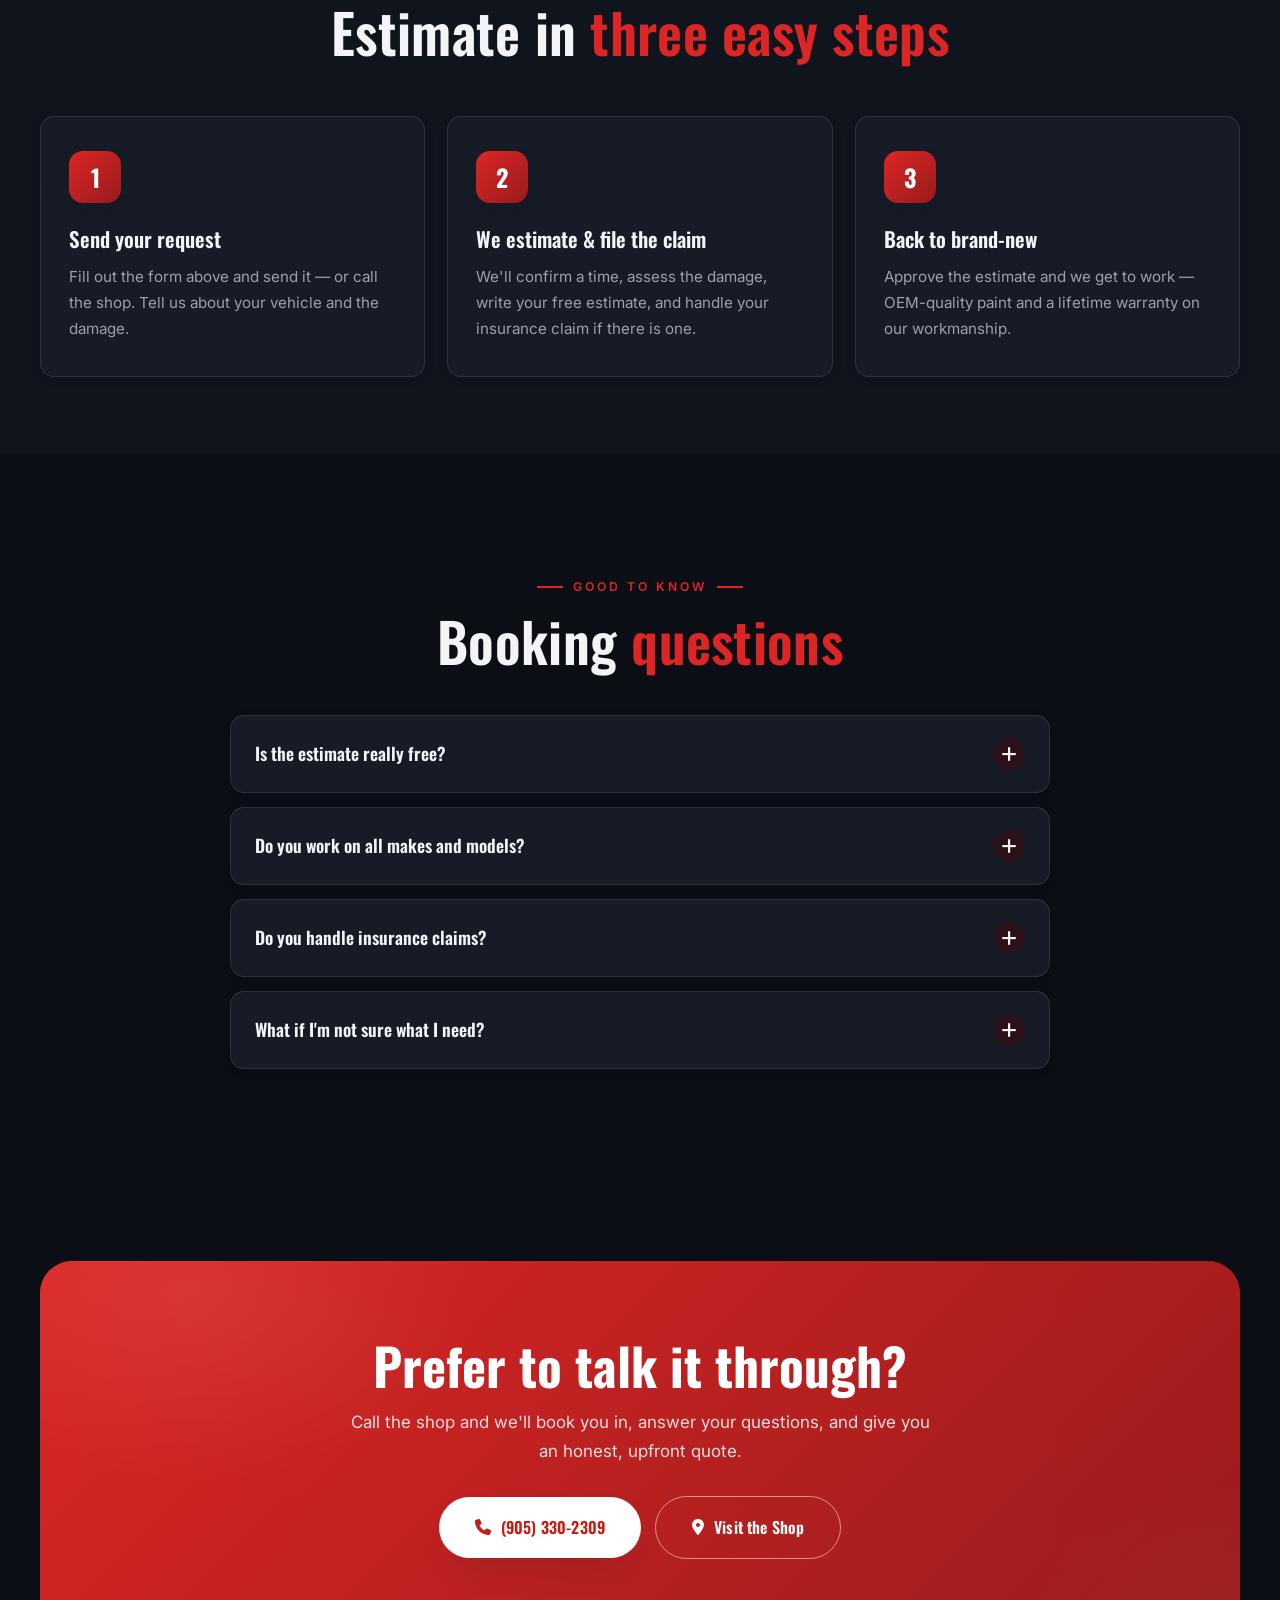
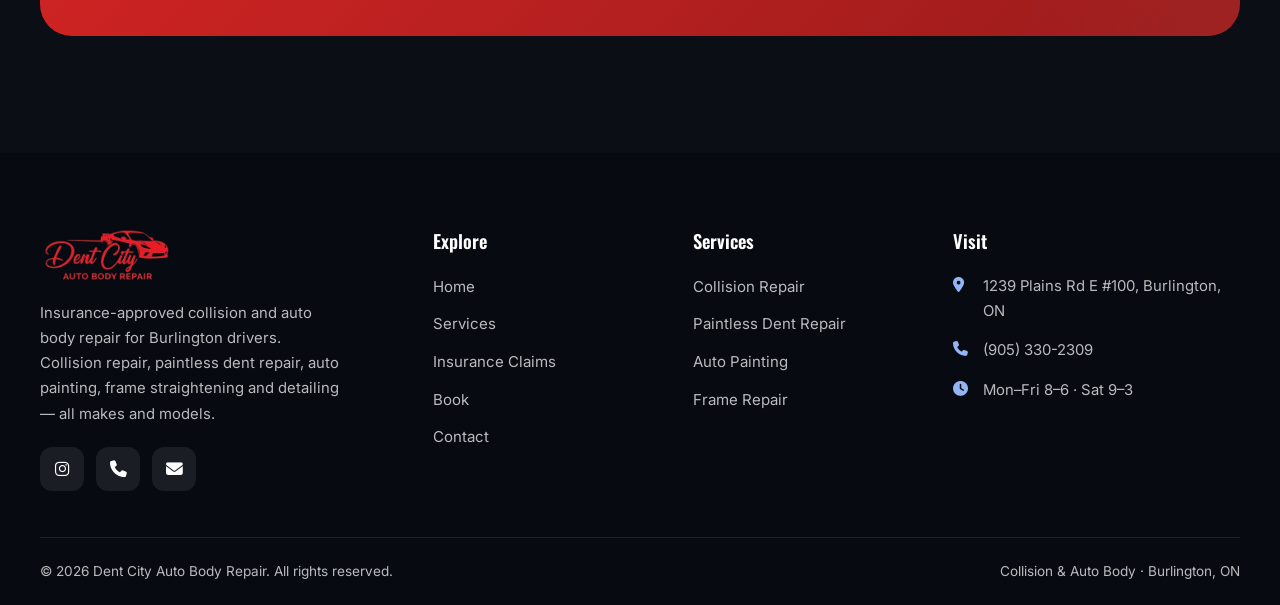
<file: book.html>
<!DOCTYPE html>
<html lang="en">
<head>
  <meta charset="UTF-8" />
  <meta name="viewport" content="width=device-width, initial-scale=1.0" />
  <title>Get a Free Estimate | Dent City Auto Body Repair · Burlington, ON</title>
  <meta name="description" content="Get a free estimate from Dent City Auto Body Repair in Burlington, ON. Tell us about your vehicle and the damage, pick a time, and we'll get right back to you. Insurance-approved, OEM paint match, lifetime warranty on workmanship. Call (905) 330-2309." />
  <meta name="theme-color" content="#0B0E15" />
  <meta property="og:type" content="website" />
  <meta property="og:site_name" content="Dent City Auto Body Repair" />
  <meta property="og:title" content="Get a Free Estimate | Dent City Auto Body Repair · Burlington, ON" />
  <meta property="og:description" content="Request a free collision, dent or paint estimate online — insurance-approved, OEM paint match, lifetime warranty on workmanship. All makes & models." />

  <link rel="icon" type="image/svg+xml" href="assets/favicon.svg" />
  <link rel="preconnect" href="https://fonts.googleapis.com" />
  <link rel="preconnect" href="https://fonts.gstatic.com" crossorigin />
  <link href="https://fonts.googleapis.com/css2?family=Oswald:wght@500;600;700&family=Inter:wght@400;500;600&display=swap" rel="stylesheet" />
  <link rel="stylesheet" href="https://cdnjs.cloudflare.com/ajax/libs/font-awesome/6.5.1/css/all.min.css" />
  <link rel="stylesheet" href="css/styles.css" />

  <script type="application/ld+json">
  {
    "@context": "https://schema.org",
    "@type": "AutoBodyShop",
    "name": "Dent City Auto Body Repair",
    "description": "Insurance-approved collision and auto body shop in Burlington — collision repair, paintless dent repair (PDR), auto painting & refinishing, frame straightening, bumper & scratch repair and detailing. All insurers accepted, OEM-quality paint match, lifetime warranty on workmanship.",
    "priceRange": "$$",
    "telephone": "+1-905-330-2309",
    "email": "info@dentcityautobody.ca",
    "address": { "@type": "PostalAddress", "streetAddress": "1239 Plains Rd E #100", "addressLocality": "Burlington", "addressRegion": "ON", "postalCode": "L7S 2K2", "addressCountry": "CA" },
    "areaServed": "Burlington",
    "openingHours": ["Mo-Fr 08:00-18:00", "Sa 09:00-15:00"],
    "sameAs": ["https://www.instagram.com/dentcityautobodyrepair/"]
  }
  </script>
</head>
<body>

  <!-- ============ HEADER ============ -->
  <header class="site-header" id="header">
    <div class="container nav">
      <a href="index.html" class="brand" aria-label="Dent City Auto Body Repair home">
        <img src="assets/logo-mark.png" alt="Dent City Auto Body Repair" class="brand-logo" />
        <span class="brand-name"><b>Dent City</b><small>Auto Body · Burlington</small></span>
      </a>
      <nav class="nav-links" aria-label="Primary">
        <a href="index.html">Home</a>
        <a href="services.html">Services</a>
        <a href="diagnostics.html">Insurance Claims</a>
        <a href="book.html" class="active">Book</a>
        <a href="contact.html">Contact</a>
      </nav>
      <div class="nav-actions">
        <a href="tel:+19053302309" class="nav-phone"><i class="fa-solid fa-phone"></i> (905) 330-2309</a>
        <a href="book.html#quote" class="btn btn--sm">Book a Service</a>
        <button class="menu-toggle" id="menuToggle" aria-label="Open menu"><i class="fa-solid fa-bars"></i></button>
      </div>
    </div>
  </header>

  <!-- ============ MOBILE DRAWER ============ -->
  <div class="scrim" id="scrim"></div>
  <aside class="mobile-drawer" id="drawer" aria-label="Mobile menu">
    <div class="drawer-head">
      <img src="assets/logo-mark.png" alt="Dent City Auto Body Repair" style="height:44px" />
      <button class="drawer-close" id="drawerClose" aria-label="Close menu"><i class="fa-solid fa-xmark"></i></button>
    </div>
    <nav>
      <a href="index.html">Home <i class="fa-solid fa-chevron-right"></i></a>
      <a href="services.html">Services <i class="fa-solid fa-chevron-right"></i></a>
      <a href="diagnostics.html">Insurance Claims <i class="fa-solid fa-chevron-right"></i></a>
      <a href="book.html" class="active">Book <i class="fa-solid fa-chevron-right"></i></a>
      <a href="contact.html">Contact <i class="fa-solid fa-chevron-right"></i></a>
    </nav>
    <div class="drawer-cta">
      <a href="book.html#quote" class="btn btn--block">Book a Service</a>
      <a href="tel:+19053302309" class="btn btn--navy btn--block"><i class="fa-solid fa-phone"></i> Call the Shop</a>
    </div>
    <div class="drawer-contact">
      <a href="tel:+19053302309"><i class="fa-solid fa-phone"></i> (905) 330-2309</a>
      <span><i class="fa-solid fa-location-dot"></i> 1239 Plains Rd E #100, Burlington, ON</span>
    </div>
  </aside>

  <!-- ============ PAGE HERO ============ -->
  <section class="page-hero">
    <div class="hero-bg" aria-hidden="true">
      <span class="ambient-blob b1"></span>
      <span class="ambient-blob b2"></span>
      <span class="ambient-blob b3"></span>
      <img class="ambient-gear g1" src="assets/gear.svg" alt="" />
      <img class="ambient-gear g2" src="assets/gear.svg" alt="" />
    </div>
    <div class="container">
      <nav class="breadcrumbs reveal" aria-label="Breadcrumb">
        <a href="index.html">Home</a> <span>/</span> <span>Book</span>
      </nav>
      <span class="eyebrow eyebrow--center reveal">Free Estimate</span>
      <h1 class="reveal d1">Get a <em>free estimate</em></h1>
      <p class="reveal d2">Tell us about your vehicle and the damage, choose the services you need, and pick a time. We'll get right back to you with your estimate — and if it's an insurance claim, we'll handle that too.</p>
    </div>
  </section>

  <!-- ============ BOOKING FORM ============ -->
  <section class="section section--tight" id="quote">
    <div class="container">
      <div class="quote-wrap">

        <!-- LEFT — pitch + live estimate -->
        <div class="quote-side reveal">
          <h2>Get a free estimate</h2>
          <p>A few quick details and you're set. Every estimate is free and no-obligation — we assess the damage, then get right back to you with a detailed written estimate.</p>
          <div class="quote-benefits">
            <div class="quote-benefit"><i class="fa-solid fa-file-invoice-dollar"></i><div><b>Free written estimate</b><span>No charge, no obligation.</span></div></div>
            <div class="quote-benefit"><i class="fa-solid fa-shield-halved"></i><div><b>Insurance-approved</b><span>All insurers accepted, billed directly.</span></div></div>
            <div class="quote-benefit"><i class="fa-solid fa-spray-can-sparkles"></i><div><b>OEM paint match</b><span>Flawless, factory-quality finish.</span></div></div>
            <div class="quote-benefit"><i class="fa-solid fa-award"></i><div><b>Lifetime warranty</b><span>On the workmanship of every repair.</span></div></div>
          </div>
          <div class="quote-live">
            <div class="quote-live-card">
              <span class="label">Your Free Estimate</span>
              <div class="est"><span id="estAmount"><i class="fa-solid fa-file-invoice-dollar"></i></span></div>
              <small id="estMeta">Select your services — we'll get right back to you</small>
            </div>
          </div>
        </div>

        <!-- RIGHT — the multi-step form -->
        <div class="quote-form reveal d1">
          <form id="quoteForm" novalidate>
            <div class="form-body">

              <!-- Stepper -->
              <div class="stepper">
                <div class="st active"><span class="n">1</span><span class="t">Vehicle</span><span class="bar"></span></div>
                <div class="st"><span class="n">2</span><span class="t">When</span><span class="bar"></span></div>
                <div class="st"><span class="n">3</span><span class="t">Contact</span></div>
              </div>

              <!-- STEP 1 — Vehicle & service -->
              <div class="fstep active">
                <div class="field-row">
                  <div class="field">
                    <label for="vehYear">Vehicle year</label>
                    <select id="vehYear" name="vehYear">
                      <option value="">Select year</option>
                      <option>2026</option><option>2025</option><option>2024</option><option>2023</option>
                      <option>2022</option><option>2021</option><option>2020</option><option>2019</option>
                      <option>2018</option><option>2017</option><option>2016</option><option>2015</option>
                      <option>2014</option><option>2013</option><option>2012</option><option>2011</option>
                      <option>2010</option><option>2009</option><option>2008</option><option>2007</option>
                      <option>2006</option><option>2005</option>
                      <option value="2004 or older">2004 or older</option>
                    </select>
                  </div>
                  <div class="field">
                    <label for="vehMake">Make</label>
                    <input type="text" id="vehMake" name="vehMake" placeholder="e.g. Toyota" />
                  </div>
                </div>
                <div class="field">
                  <label for="vehModel">Model</label>
                  <input type="text" id="vehModel" name="vehModel" placeholder="e.g. Corolla" />
                </div>
                <div class="field">
                  <label for="issue">Describe the damage <span style="color:var(--ink-soft);font-weight:400">(optional)</span></label>
                  <textarea id="issue" name="issue" placeholder="Tell us what happened and where the damage is — dents, scratches, collision, which panels…"></textarea>
                </div>
                <div class="field">
                  <label>Which services do you need? <span class="req">*</span></label>
                  <div class="chip-select">
                    <label class="chip-opt"><input type="checkbox" name="services" value="Collision Repair" /><span><i class="fa-solid fa-car-burst"></i> Collision Repair</span></label>
                    <label class="chip-opt"><input type="checkbox" name="services" value="Paintless Dent Repair" /><span><i class="fa-solid fa-hand-sparkles"></i> Paintless Dent Repair</span></label>
                    <label class="chip-opt"><input type="checkbox" name="services" value="Auto Painting & Refinishing" /><span><i class="fa-solid fa-spray-can-sparkles"></i> Auto Painting &amp; Refinishing</span></label>
                    <label class="chip-opt"><input type="checkbox" name="services" value="Frame & Structural Repair" /><span><i class="fa-solid fa-ruler-combined"></i> Frame &amp; Structural Repair</span></label>
                    <label class="chip-opt"><input type="checkbox" name="services" value="Bumper & Scratch Repair" /><span><i class="fa-solid fa-screwdriver-wrench"></i> Bumper &amp; Scratch Repair</span></label>
                    <label class="chip-opt"><input type="checkbox" name="services" value="Auto Detailing" /><span><i class="fa-solid fa-car-side"></i> Auto Detailing</span></label>
                    <label class="chip-opt"><input type="checkbox" name="services" value="Insurance Claim" /><span><i class="fa-solid fa-shield-halved"></i> Insurance Claim</span></label>
                    <label class="chip-opt"><input type="checkbox" name="services" value="Not sure — need an estimate" /><span><i class="fa-solid fa-clipboard-check"></i> Not sure — need an estimate</span></label>
                  </div>
                </div>
              </div>

              <!-- STEP 2 — When -->
              <div class="fstep">
                <div class="field-row">
                  <div class="field">
                    <label for="eventDate">Preferred date</label>
                    <input type="date" id="eventDate" name="eventDate" />
                  </div>
                  <div class="field">
                    <label for="time">Preferred time</label>
                    <select id="time" name="time">
                      <option value="Morning">Morning</option>
                      <option value="Afternoon">Afternoon</option>
                      <option value="Any time">Any time</option>
                    </select>
                  </div>
                </div>
                <div class="field">
                  <label>How will the vehicle arrive?</label>
                  <div class="chip-select">
                    <label class="chip-opt"><input type="radio" name="dropoff" value="I'll drive it in" checked /><span><i class="fa-solid fa-key"></i> I'll drive it in</span></label>
                    <label class="chip-opt"><input type="radio" name="dropoff" value="Need a tow-in" /><span><i class="fa-solid fa-truck-ramp-box"></i> Need a tow-in</span></label>
                  </div>
                </div>
                <p style="color:var(--ink-soft);font-size:0.9rem;margin-top:6px"><i class="fa-solid fa-circle-info" style="color:var(--navy-bright)"></i> Times are requests — we'll call to confirm your estimate appointment. Mon–Fri 8–6 · Sat 9–3.</p>
              </div>

              <!-- STEP 3 — Contact -->
              <div class="fstep">
                <div class="field-row">
                  <div class="field">
                    <label for="name">Your name <span class="req">*</span></label>
                    <input type="text" id="name" name="name" placeholder="Full name" required />
                  </div>
                  <div class="field">
                    <label for="phone">Phone <span class="req">*</span></label>
                    <input type="tel" id="phone" name="phone" placeholder="(289) 000-0000" required />
                  </div>
                </div>
                <div class="field">
                  <label for="email">Email</label>
                  <input type="email" id="email" name="email" placeholder="you@email.com" />
                </div>
                <div class="field">
                  <label for="message">Anything else? <span style="color:var(--ink-soft);font-weight:400">(optional)</span></label>
                  <textarea id="message" name="message" placeholder="Preferred contact method, extra details, etc."></textarea>
                </div>
              </div>

              <!-- Honeypot -->
              <input type="text" name="companyWebsite" class="hp" tabindex="-1" autocomplete="off" aria-hidden="true" />

              <!-- Nav -->
              <div class="form-nav">
                <button type="button" class="btn btn--ghost hidden" id="fBack"><i class="fa-solid fa-arrow-left"></i> Back</button>
                <button type="button" class="btn" id="fNext">Continue <i class="fa-solid fa-arrow-right"></i></button>
                <button type="submit" class="btn" id="fSubmit" style="display:none"><i class="fa-solid fa-calendar-check"></i> Request Appointment</button>
              </div>

            </div>

            <!-- Success -->
            <div class="form-success" id="formSuccess">
              <div class="check"><i class="fa-solid fa-circle-check"></i></div>
              <h3>Almost done!</h3>
              <p>Your free-estimate request is ready. Send it to us by email and we'll get right back to you with your estimate and next steps. Prefer to talk? Give the shop a call.</p>
              <div class="hero-ctas" style="justify-content:center">
                <a id="successEmail" href="mailto:info@dentcityautobody.ca" class="btn btn--lg"><i class="fa-solid fa-paper-plane"></i> Send my request</a>
                <a href="tel:+19053302309" class="btn btn--navy btn--lg"><i class="fa-solid fa-phone"></i> Call (905) 330-2309</a>
              </div>
            </div>

          </form>
        </div>

      </div>
    </div>
  </section>

  <!-- ============ REASSURANCE STRIP ============ -->
  <section class="section section--alt section--tight">
    <div class="container center">
      <span class="eyebrow eyebrow--center reveal">What Happens Next</span>
      <h2 class="section-title reveal d1">Estimate in <em>three easy steps</em></h2>
    </div>
    <div class="container">
      <div class="steps">
        <div class="step reveal d1"><div class="step-num">1</div><h3>Send your request</h3><p>Fill out the form above and send it — or call the shop. Tell us about your vehicle and the damage.</p></div>
        <div class="step reveal d2"><div class="step-num">2</div><h3>We estimate &amp; file the claim</h3><p>We'll confirm a time, assess the damage, write your free estimate, and handle your insurance claim if there is one.</p></div>
        <div class="step reveal d3"><div class="step-num">3</div><h3>Back to brand-new</h3><p>Approve the estimate and we get to work — OEM-quality paint and a lifetime warranty on our workmanship.</p></div>
      </div>
    </div>
  </section>

  <!-- ============ FAQ ============ -->
  <section class="section">
    <div class="container center">
      <span class="eyebrow eyebrow--center reveal">Good to Know</span>
      <h2 class="section-title reveal d1">Booking <em>questions</em></h2>
    </div>
    <div class="container">
      <div class="faq">
        <div class="faq-item reveal d1">
          <div class="faq-q"><span>Is the estimate really free?</span><span class="ic"><i class="fa-solid fa-plus"></i></span></div>
          <div class="faq-a"><p>Yes — every estimate is free and no-obligation. We assess the damage and give you a detailed written estimate before any work begins. No surprises.</p></div>
        </div>
        <div class="faq-item reveal d2">
          <div class="faq-q"><span>Do you work on all makes and models?</span><span class="ic"><i class="fa-solid fa-plus"></i></span></div>
          <div class="faq-a"><p>Yes. We repair and refinish all makes and models — import and domestic, cars, SUVs and light trucks.</p></div>
        </div>
        <div class="faq-item reveal d3">
          <div class="faq-q"><span>Do you handle insurance claims?</span><span class="ic"><i class="fa-solid fa-plus"></i></span></div>
          <div class="faq-a"><p>Absolutely. We're insurance-approved, accept all insurers, and bill your claim directly. Pick "Insurance Claim" on the form and we'll take it from there — or call the shop at (905) 330-2309.</p></div>
        </div>
        <div class="faq-item reveal d4">
          <div class="faq-q"><span>What if I'm not sure what I need?</span><span class="ic"><i class="fa-solid fa-plus"></i></span></div>
          <div class="faq-a"><p>No problem. Choose "Not sure — need an estimate" and describe the damage. We'll assess the vehicle and recommend the right repair before proceeding.</p></div>
        </div>
      </div>
    </div>
  </section>

  <!-- ============ CTA ============ -->
  <section class="section section--tight">
    <div class="container">
      <div class="cta-band reveal-scale">
        <h2>Prefer to talk it through?</h2>
        <p>Call the shop and we'll book you in, answer your questions, and give you an honest, upfront quote.</p>
        <div class="hero-ctas">
          <a href="tel:+19053302309" class="btn btn--white btn--lg"><i class="fa-solid fa-phone"></i> (905) 330-2309</a>
          <a href="contact.html" class="btn btn--ghost btn--lg" style="border-color:rgba(255,255,255,0.5);color:#fff"><i class="fa-solid fa-location-dot"></i> Visit the Shop</a>
        </div>
      </div>
    </div>
  </section>

  <!-- ============ FOOTER ============ -->
  <footer class="footer">
    <div class="container">
      <div class="footer-top">
        <div class="footer-brand">
          <img src="assets/logo-mark.png" alt="Dent City Auto Body Repair" class="brand-logo-f" />
          <p>Insurance-approved collision and auto body repair for Burlington drivers. Collision repair, paintless dent repair, auto painting, frame straightening and detailing — all makes and models.</p>
          <div class="footer-social">
            <a href="https://www.instagram.com/dentcityautobodyrepair/" target="_blank" rel="noopener" aria-label="Instagram"><i class="fa-brands fa-instagram"></i></a>
            <a href="tel:+19053302309" aria-label="Phone"><i class="fa-solid fa-phone"></i></a>
            <a href="mailto:info@dentcityautobody.ca" aria-label="Email"><i class="fa-solid fa-envelope"></i></a>
          </div>
        </div>
        <div>
          <h4>Explore</h4>
          <div class="footer-links"><a href="index.html">Home</a><a href="services.html">Services</a><a href="diagnostics.html">Insurance Claims</a><a href="book.html">Book</a><a href="contact.html">Contact</a></div>
        </div>
        <div>
          <h4>Services</h4>
          <div class="footer-links"><a href="services.html">Collision Repair</a><a href="services.html">Paintless Dent Repair</a><a href="services.html">Auto Painting</a><a href="services.html">Frame Repair</a></div>
        </div>
        <div>
          <h4>Visit</h4>
          <div class="footer-contact">
            <span><i class="fa-solid fa-location-dot"></i> 1239 Plains Rd E #100, Burlington, ON</span>
            <a href="tel:+19053302309"><i class="fa-solid fa-phone"></i> (905) 330-2309</a>
            <span><i class="fa-solid fa-clock"></i> Mon–Fri 8–6 · Sat 9–3</span>
          </div>
        </div>
      </div>
      <div class="footer-bottom">
        <span>© <span data-year>2026</span> Dent City Auto Body Repair. All rights reserved.</span>
        <span>Collision &amp; Auto Body · Burlington, ON</span>
      </div>
    </div>
  </footer>

  <!-- ============ LIGHTBOX ============ -->
  <div class="lightbox" id="lightbox" aria-hidden="true">
    <button class="lightbox-close" id="lbClose" aria-label="Close"><i class="fa-solid fa-xmark"></i></button>
    <button class="lightbox-nav prev" id="lbPrev" aria-label="Previous"><i class="fa-solid fa-chevron-left"></i></button>
    <button class="lightbox-nav next" id="lbNext" aria-label="Next"><i class="fa-solid fa-chevron-right"></i></button>
    <div><img id="lbImg" src="assets/photos/g1.jpg" alt="" /><div class="lightbox-cap" id="lbCap"></div></div>
  </div>

  <a href="book.html#quote" class="fab-cta" aria-label="Book a service"><i class="fa-solid fa-calendar-check"></i><span>Book a Service</span></a>
  <button class="to-top" id="toTop" aria-label="Back to top"><i class="fa-solid fa-arrow-up"></i></button>

  <script src="js/main.js"></script>
</body>
</html>
</file>
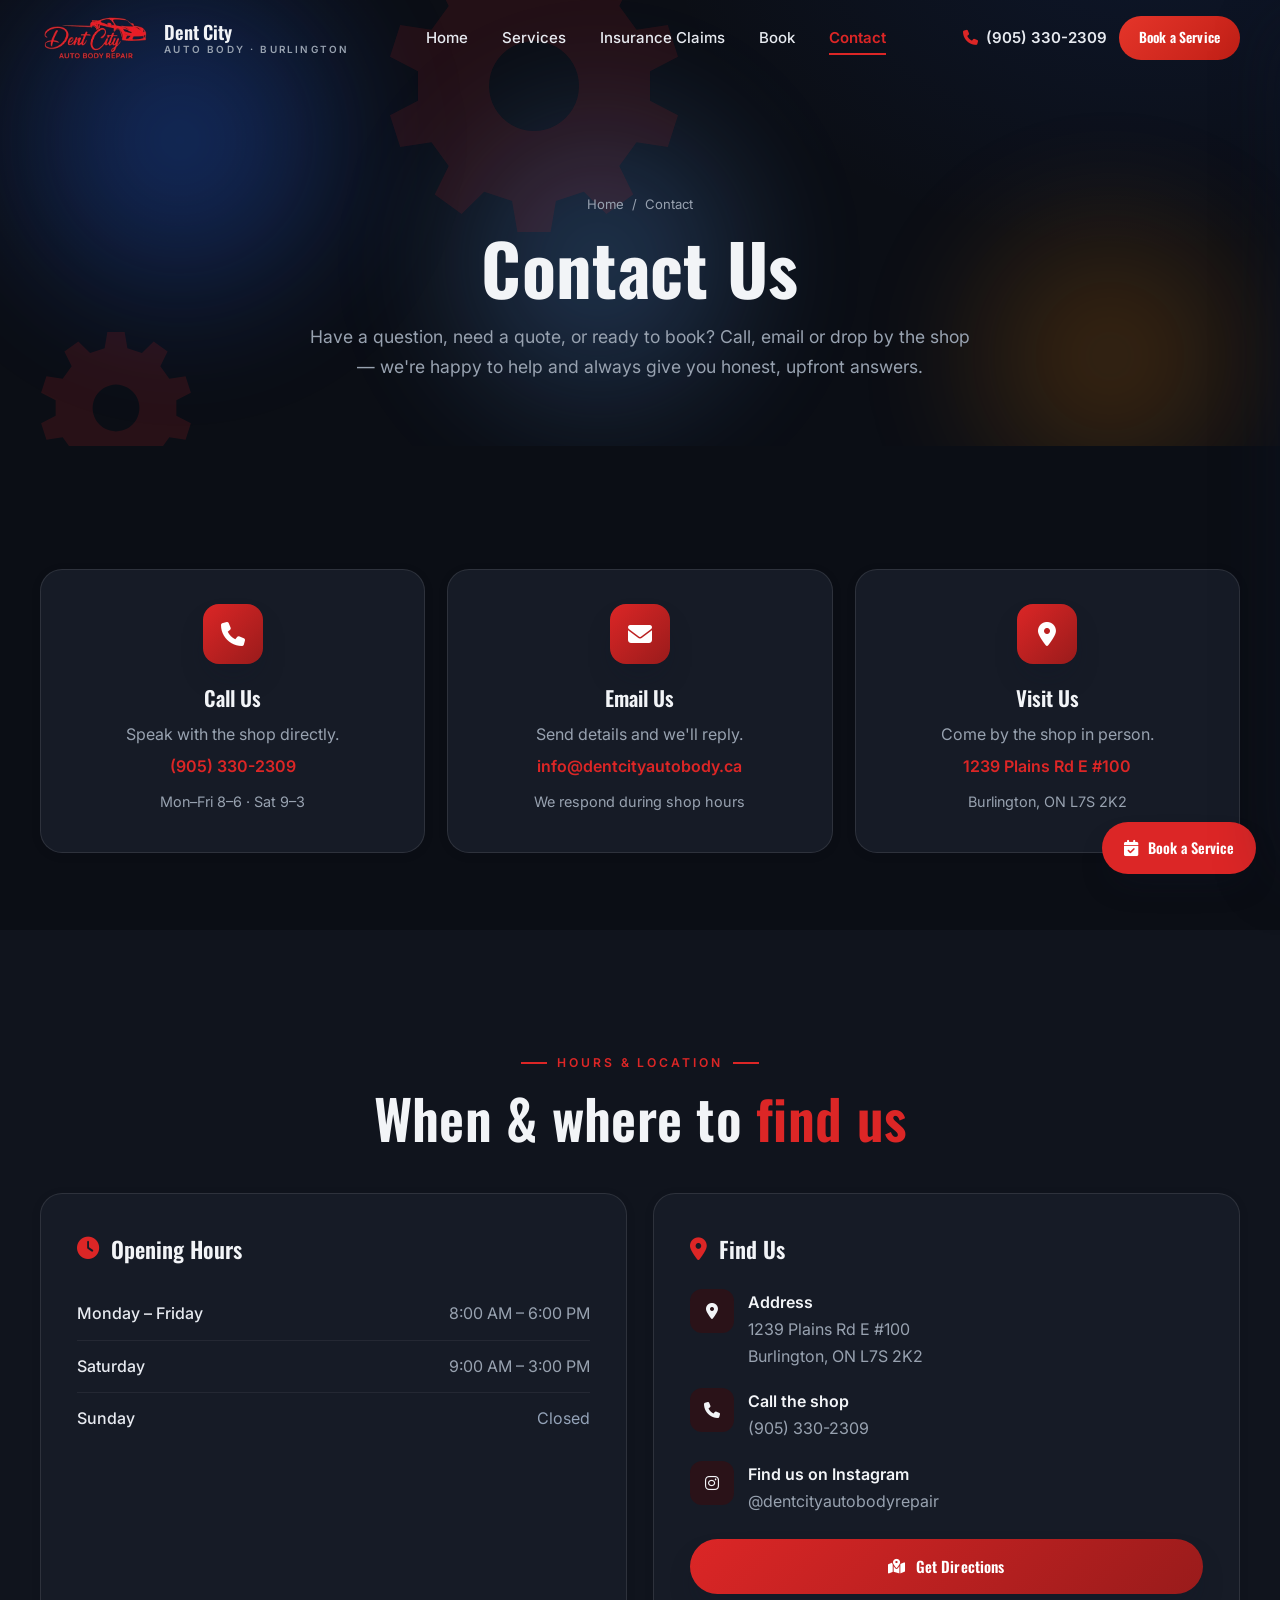
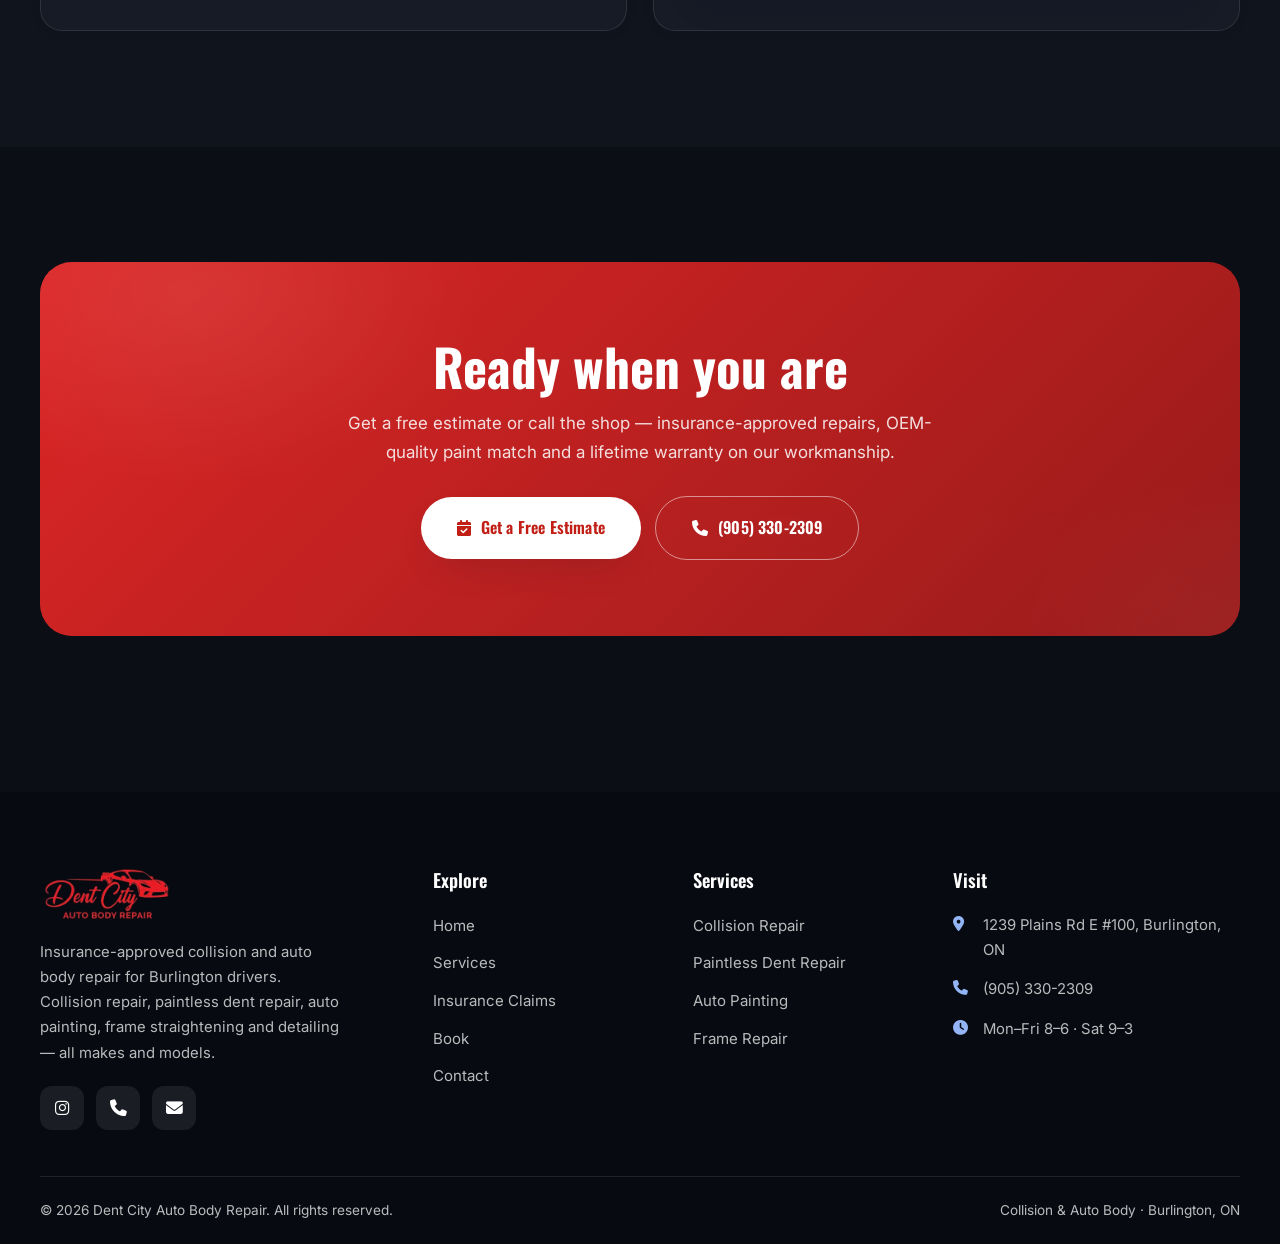
<file: contact.html>
<!DOCTYPE html>
<html lang="en">
<head>
  <meta charset="UTF-8" />
  <meta name="viewport" content="width=device-width, initial-scale=1.0" />
  <title>Contact Dent City Auto Body Repair | Collision &amp; Auto Body in Burlington, ON</title>
  <meta name="description" content="Contact Dent City Auto Body Repair in Burlington, ON. Call (905) 330-2309, email info@dentcityautobody.ca, or visit 1239 Plains Rd E #100. Open Mon–Fri 8–6, Sat 9–3. Insurance-approved collision, dent &amp; paint repair with a lifetime warranty on workmanship." />
  <meta name="theme-color" content="#0B0E15" />
  <meta property="og:type" content="website" />
  <meta property="og:site_name" content="Dent City Auto Body Repair" />
  <meta property="og:title" content="Contact Dent City Auto Body Repair | Burlington, ON" />
  <meta property="og:description" content="Call, email or visit Dent City Auto Body Repair in Burlington — insurance-approved collision, dent &amp; paint repair for all makes &amp; models." />

  <link rel="icon" type="image/svg+xml" href="assets/favicon.svg" />
  <link rel="preconnect" href="https://fonts.googleapis.com" />
  <link rel="preconnect" href="https://fonts.gstatic.com" crossorigin />
  <link href="https://fonts.googleapis.com/css2?family=Oswald:wght@500;600;700&family=Inter:wght@400;500;600&display=swap" rel="stylesheet" />
  <link rel="stylesheet" href="https://cdnjs.cloudflare.com/ajax/libs/font-awesome/6.5.1/css/all.min.css" />
  <link rel="stylesheet" href="css/styles.css" />

  <script type="application/ld+json">
  {
    "@context": "https://schema.org",
    "@type": "AutoBodyShop",
    "name": "Dent City Auto Body Repair",
    "description": "Insurance-approved collision and auto body shop in Burlington — collision repair, paintless dent repair (PDR), auto painting & refinishing, frame straightening, bumper & scratch repair and detailing. All insurers accepted, OEM-quality paint match, lifetime warranty on workmanship.",
    "priceRange": "$$",
    "telephone": "+1-905-330-2309",
    "email": "info@dentcityautobody.ca",
    "address": { "@type": "PostalAddress", "streetAddress": "1239 Plains Rd E #100", "addressLocality": "Burlington", "addressRegion": "ON", "postalCode": "L7S 2K2", "addressCountry": "CA" },
    "areaServed": "Burlington",
    "openingHours": ["Mo-Fr 08:00-18:00", "Sa 09:00-15:00"],
    "sameAs": ["https://www.instagram.com/dentcityautobodyrepair/"]
  }
  </script>
</head>
<body>

  <!-- ============ HEADER ============ -->
  <header class="site-header" id="header">
    <div class="container nav">
      <a href="index.html" class="brand" aria-label="Dent City Auto Body Repair home">
        <img src="assets/logo-mark.png" alt="Dent City Auto Body Repair" class="brand-logo" />
        <span class="brand-name"><b>Dent City</b><small>Auto Body · Burlington</small></span>
      </a>
      <nav class="nav-links" aria-label="Primary">
        <a href="index.html">Home</a>
        <a href="services.html">Services</a>
        <a href="diagnostics.html">Insurance Claims</a>
        <a href="book.html">Book</a>
        <a href="contact.html" class="active">Contact</a>
      </nav>
      <div class="nav-actions">
        <a href="tel:+19053302309" class="nav-phone"><i class="fa-solid fa-phone"></i> (905) 330-2309</a>
        <a href="book.html#quote" class="btn btn--sm">Book a Service</a>
        <button class="menu-toggle" id="menuToggle" aria-label="Open menu"><i class="fa-solid fa-bars"></i></button>
      </div>
    </div>
  </header>

  <!-- ============ MOBILE DRAWER ============ -->
  <div class="scrim" id="scrim"></div>
  <aside class="mobile-drawer" id="drawer" aria-label="Mobile menu">
    <div class="drawer-head">
      <img src="assets/logo-mark.png" alt="Dent City Auto Body Repair" style="height:44px" />
      <button class="drawer-close" id="drawerClose" aria-label="Close menu"><i class="fa-solid fa-xmark"></i></button>
    </div>
    <nav>
      <a href="index.html">Home <i class="fa-solid fa-chevron-right"></i></a>
      <a href="services.html">Services <i class="fa-solid fa-chevron-right"></i></a>
      <a href="diagnostics.html">Insurance Claims <i class="fa-solid fa-chevron-right"></i></a>
      <a href="book.html">Book <i class="fa-solid fa-chevron-right"></i></a>
      <a href="contact.html" class="active">Contact <i class="fa-solid fa-chevron-right"></i></a>
    </nav>
    <div class="drawer-cta">
      <a href="book.html#quote" class="btn btn--block">Book a Service</a>
      <a href="tel:+19053302309" class="btn btn--navy btn--block"><i class="fa-solid fa-phone"></i> Call the Shop</a>
    </div>
    <div class="drawer-contact">
      <a href="tel:+19053302309"><i class="fa-solid fa-phone"></i> (905) 330-2309</a>
      <span><i class="fa-solid fa-location-dot"></i> 1239 Plains Rd E #100, Burlington, ON</span>
    </div>
  </aside>

  <!-- ============ PAGE HERO ============ -->
  <section class="page-hero">
    <div class="hero-bg" aria-hidden="true">
      <span class="ambient-blob b1"></span>
      <span class="ambient-blob b2"></span>
      <span class="ambient-blob b3"></span>
      <img class="ambient-gear g1" src="assets/gear.svg" alt="" />
      <img class="ambient-gear g2" src="assets/gear.svg" alt="" />
    </div>
    <div class="container" style="position:relative;z-index:1">
      <div class="breadcrumbs reveal"><a href="index.html">Home</a> <span>/</span> <span>Contact</span></div>
      <h1 class="reveal d1">Contact Us</h1>
      <p class="reveal d2">Have a question, need a quote, or ready to book? Call, email or drop by the shop — we're happy to help and always give you honest, upfront answers.</p>
    </div>
  </section>

  <!-- ============ CONTACT CARDS ============ -->
  <section class="section section--tight">
    <div class="container">
      <div class="contact-grid">
        <div class="contact-card reveal d1">
          <div class="ic"><i class="fa-solid fa-phone"></i></div>
          <h3>Call Us</h3>
          <p>Speak with the shop directly.</p>
          <a href="tel:+19053302309">(905) 330-2309</a>
          <p style="margin-top:10px;font-size:0.9rem">Mon–Fri 8–6 · Sat 9–3</p>
        </div>
        <div class="contact-card reveal d2">
          <div class="ic"><i class="fa-solid fa-envelope"></i></div>
          <h3>Email Us</h3>
          <p>Send details and we'll reply.</p>
          <a href="mailto:info@dentcityautobody.ca">info@dentcityautobody.ca</a>
          <p style="margin-top:10px;font-size:0.9rem">We respond during shop hours</p>
        </div>
        <div class="contact-card reveal d3">
          <div class="ic"><i class="fa-solid fa-location-dot"></i></div>
          <h3>Visit Us</h3>
          <p>Come by the shop in person.</p>
          <a href="https://www.google.com/maps/search/?api=1&query=1239+Plains+Rd+E+Burlington+ON" target="_blank" rel="noopener">1239 Plains Rd E #100</a>
          <p style="margin-top:10px;font-size:0.9rem">Burlington, ON L7S 2K2</p>
        </div>
      </div>
    </div>
  </section>

  <!-- ============ HOURS & LOCATION (NAP) ============ -->
  <section class="section section--alt">
    <div class="container center">
      <span class="eyebrow eyebrow--center reveal">Hours &amp; Location</span>
      <h2 class="section-title reveal d1">When &amp; where to <em>find us</em></h2>
    </div>
    <div class="container">
      <div class="hours-grid">
        <div class="hours-card reveal">
          <h3><i class="fa-solid fa-clock"></i> Opening Hours</h3>
          <div class="hours-row"><span class="d">Monday – Friday</span><span class="h">8:00 AM – 6:00 PM</span></div>
          <div class="hours-row"><span class="d">Saturday</span><span class="h">9:00 AM – 3:00 PM</span></div>
          <div class="hours-row"><span class="d">Sunday</span><span class="h closed">Closed</span></div>
        </div>
        <div class="hours-card reveal d1">
          <h3><i class="fa-solid fa-location-dot"></i> Find Us</h3>
          <div class="info-list">
            <div class="info-row"><span class="ic"><i class="fa-solid fa-location-dot"></i></span><div><b>Address</b><span>1239 Plains Rd E #100<br/>Burlington, ON L7S 2K2</span></div></div>
            <div class="info-row"><span class="ic"><i class="fa-solid fa-phone"></i></span><div><b>Call the shop</b><a href="tel:+19053302309">(905) 330-2309</a></div></div>
            <div class="info-row"><span class="ic"><i class="fa-brands fa-instagram"></i></span><div><b>Find us on Instagram</b><a href="https://www.instagram.com/dentcityautobodyrepair/" target="_blank" rel="noopener">@dentcityautobodyrepair</a></div></div>
          </div>
          <a href="https://www.google.com/maps/search/?api=1&query=1239+Plains+Rd+E+Burlington+ON" target="_blank" rel="noopener" class="btn btn--block btn--navy" style="margin-top:24px"><i class="fa-solid fa-map-location-dot"></i> Get Directions</a>
        </div>
      </div>
    </div>
  </section>

  <!-- ============ CTA ============ -->
  <section class="section">
    <div class="container">
      <div class="cta-band reveal-scale">
        <h2>Ready when you are</h2>
        <p>Get a free estimate or call the shop — insurance-approved repairs, OEM-quality paint match and a lifetime warranty on our workmanship.</p>
        <div class="hero-ctas">
          <a href="book.html#quote" class="btn btn--white btn--lg"><i class="fa-solid fa-calendar-check"></i> Get a Free Estimate</a>
          <a href="tel:+19053302309" class="btn btn--ghost btn--lg" style="border-color:rgba(255,255,255,0.5);color:#fff"><i class="fa-solid fa-phone"></i> (905) 330-2309</a>
        </div>
      </div>
    </div>
  </section>

  <!-- ============ FOOTER ============ -->
  <footer class="footer">
    <div class="container">
      <div class="footer-top">
        <div class="footer-brand">
          <img src="assets/logo-mark.png" alt="Dent City Auto Body Repair" class="brand-logo-f" />
          <p>Insurance-approved collision and auto body repair for Burlington drivers. Collision repair, paintless dent repair, auto painting, frame straightening and detailing — all makes and models.</p>
          <div class="footer-social">
            <a href="https://www.instagram.com/dentcityautobodyrepair/" target="_blank" rel="noopener" aria-label="Instagram"><i class="fa-brands fa-instagram"></i></a>
            <a href="tel:+19053302309" aria-label="Phone"><i class="fa-solid fa-phone"></i></a>
            <a href="mailto:info@dentcityautobody.ca" aria-label="Email"><i class="fa-solid fa-envelope"></i></a>
          </div>
        </div>
        <div>
          <h4>Explore</h4>
          <div class="footer-links"><a href="index.html">Home</a><a href="services.html">Services</a><a href="diagnostics.html">Insurance Claims</a><a href="book.html">Book</a><a href="contact.html">Contact</a></div>
        </div>
        <div>
          <h4>Services</h4>
          <div class="footer-links"><a href="services.html">Collision Repair</a><a href="services.html">Paintless Dent Repair</a><a href="services.html">Auto Painting</a><a href="services.html">Frame Repair</a></div>
        </div>
        <div>
          <h4>Visit</h4>
          <div class="footer-contact">
            <span><i class="fa-solid fa-location-dot"></i> 1239 Plains Rd E #100, Burlington, ON</span>
            <a href="tel:+19053302309"><i class="fa-solid fa-phone"></i> (905) 330-2309</a>
            <span><i class="fa-solid fa-clock"></i> Mon–Fri 8–6 · Sat 9–3</span>
          </div>
        </div>
      </div>
      <div class="footer-bottom">
        <span>© <span data-year>2026</span> Dent City Auto Body Repair. All rights reserved.</span>
        <span>Collision &amp; Auto Body · Burlington, ON</span>
      </div>
    </div>
  </footer>

  <!-- ============ LIGHTBOX ============ -->
  <div class="lightbox" id="lightbox" aria-hidden="true">
    <button class="lightbox-close" id="lbClose" aria-label="Close"><i class="fa-solid fa-xmark"></i></button>
    <button class="lightbox-nav prev" id="lbPrev" aria-label="Previous"><i class="fa-solid fa-chevron-left"></i></button>
    <button class="lightbox-nav next" id="lbNext" aria-label="Next"><i class="fa-solid fa-chevron-right"></i></button>
    <div><img id="lbImg" src="assets/photos/g1.jpg" alt="" /><div class="lightbox-cap" id="lbCap"></div></div>
  </div>

  <a href="book.html#quote" class="fab-cta" aria-label="Book a service"><i class="fa-solid fa-calendar-check"></i><span>Book a Service</span></a>
  <button class="to-top" id="toTop" aria-label="Back to top"><i class="fa-solid fa-arrow-up"></i></button>

  <script src="js/main.js"></script>
</body>
</html>
</file>
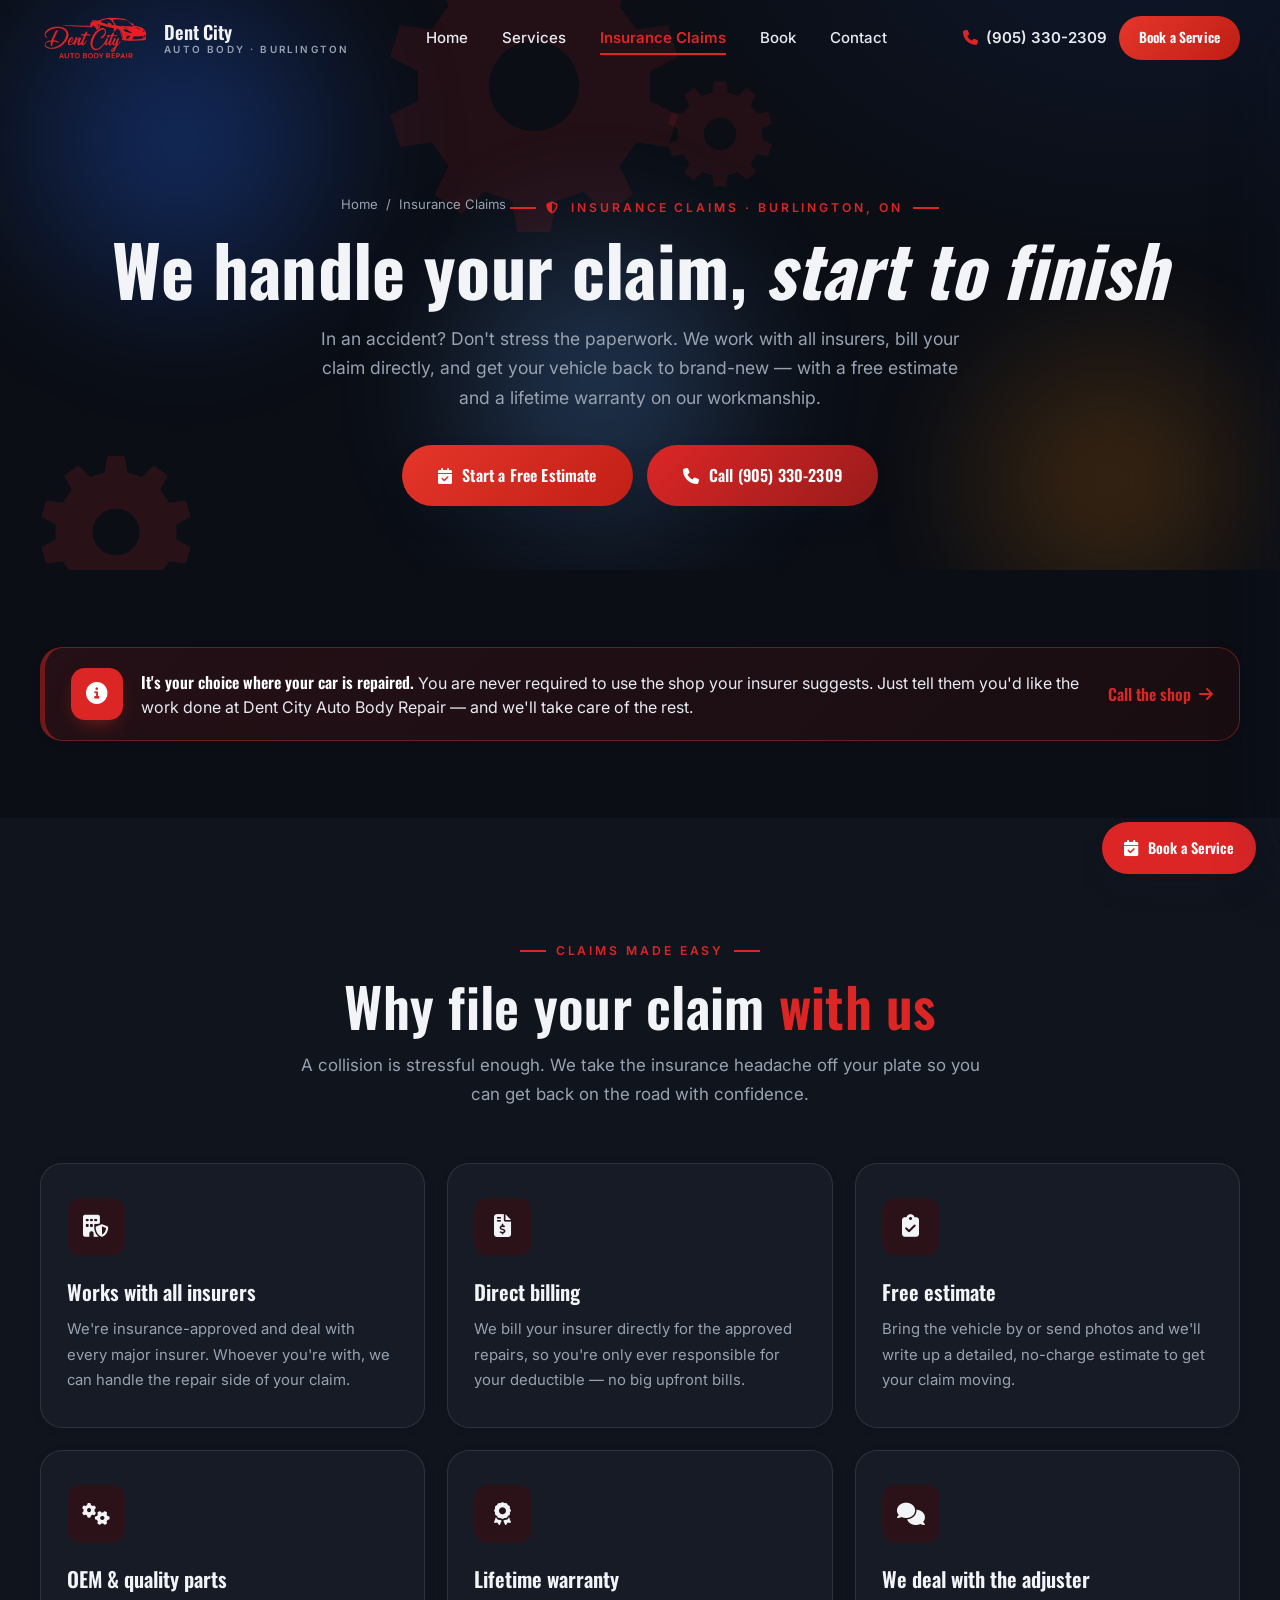
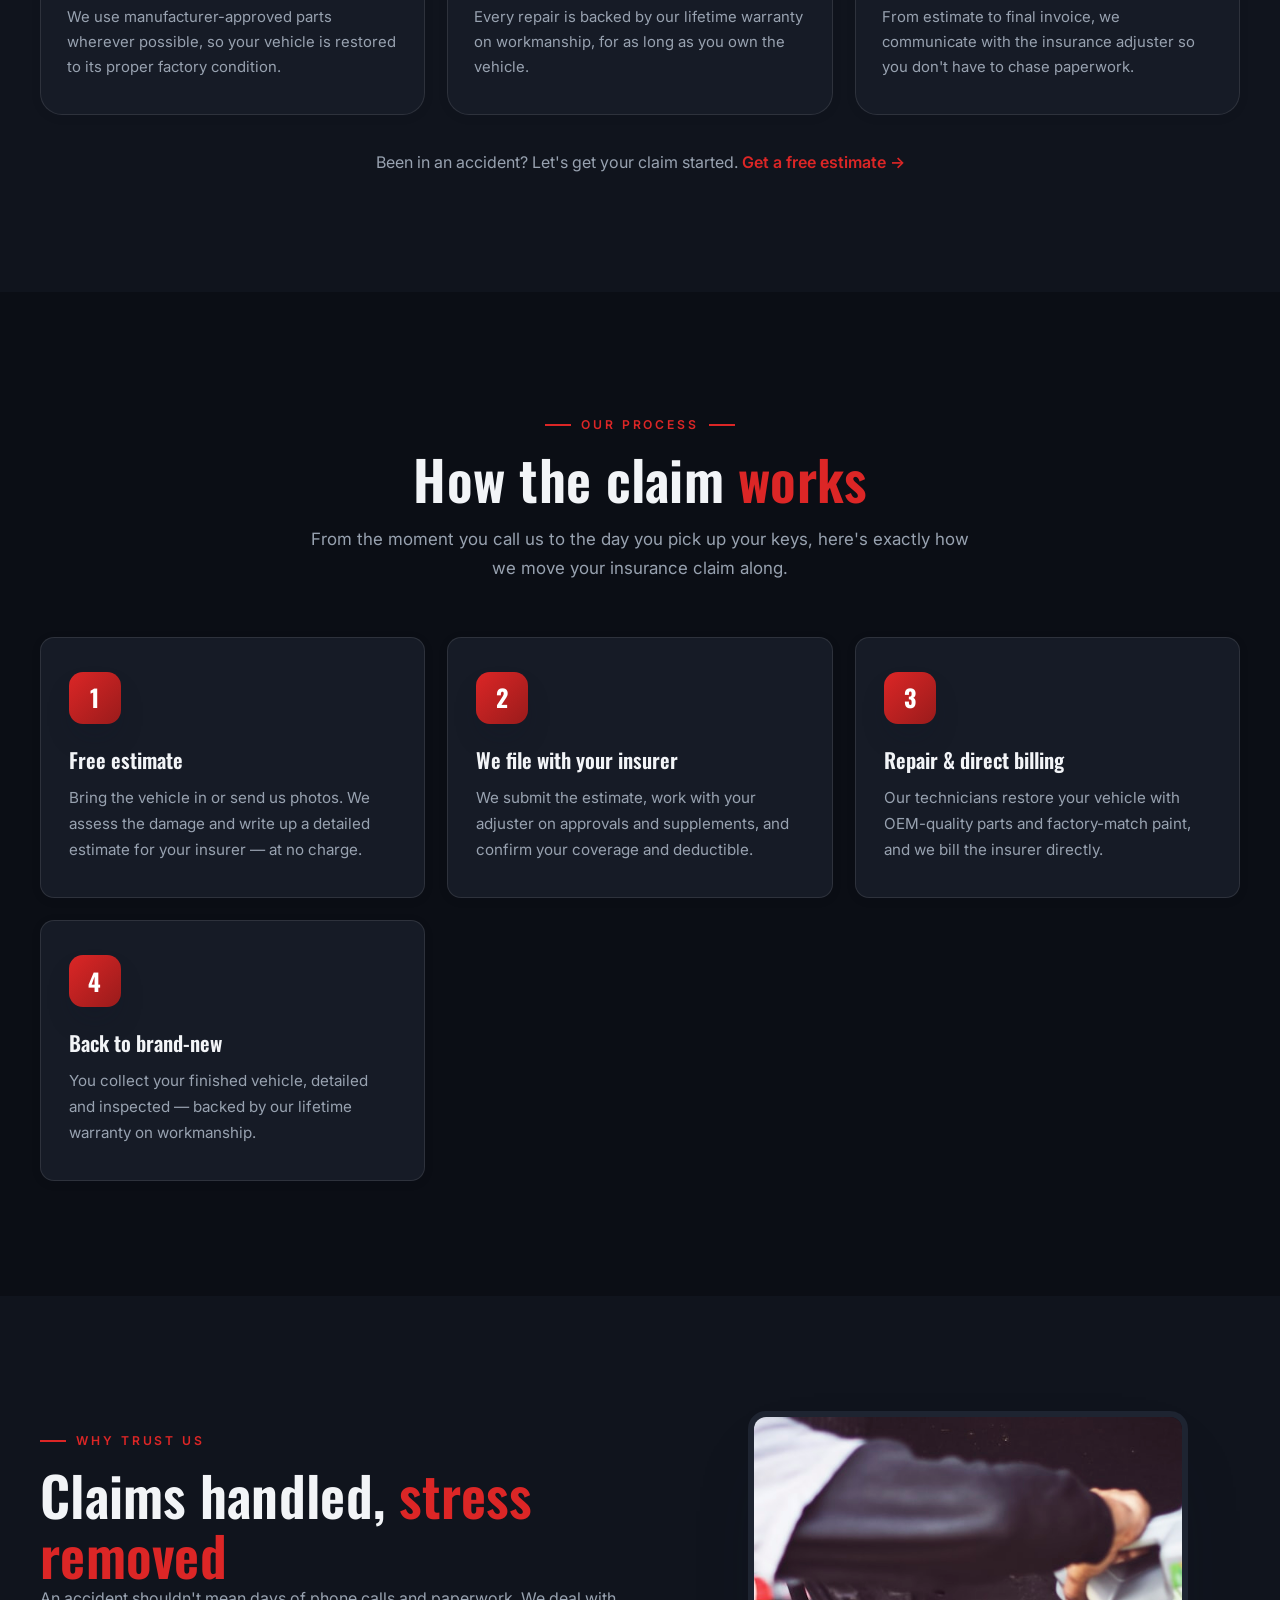
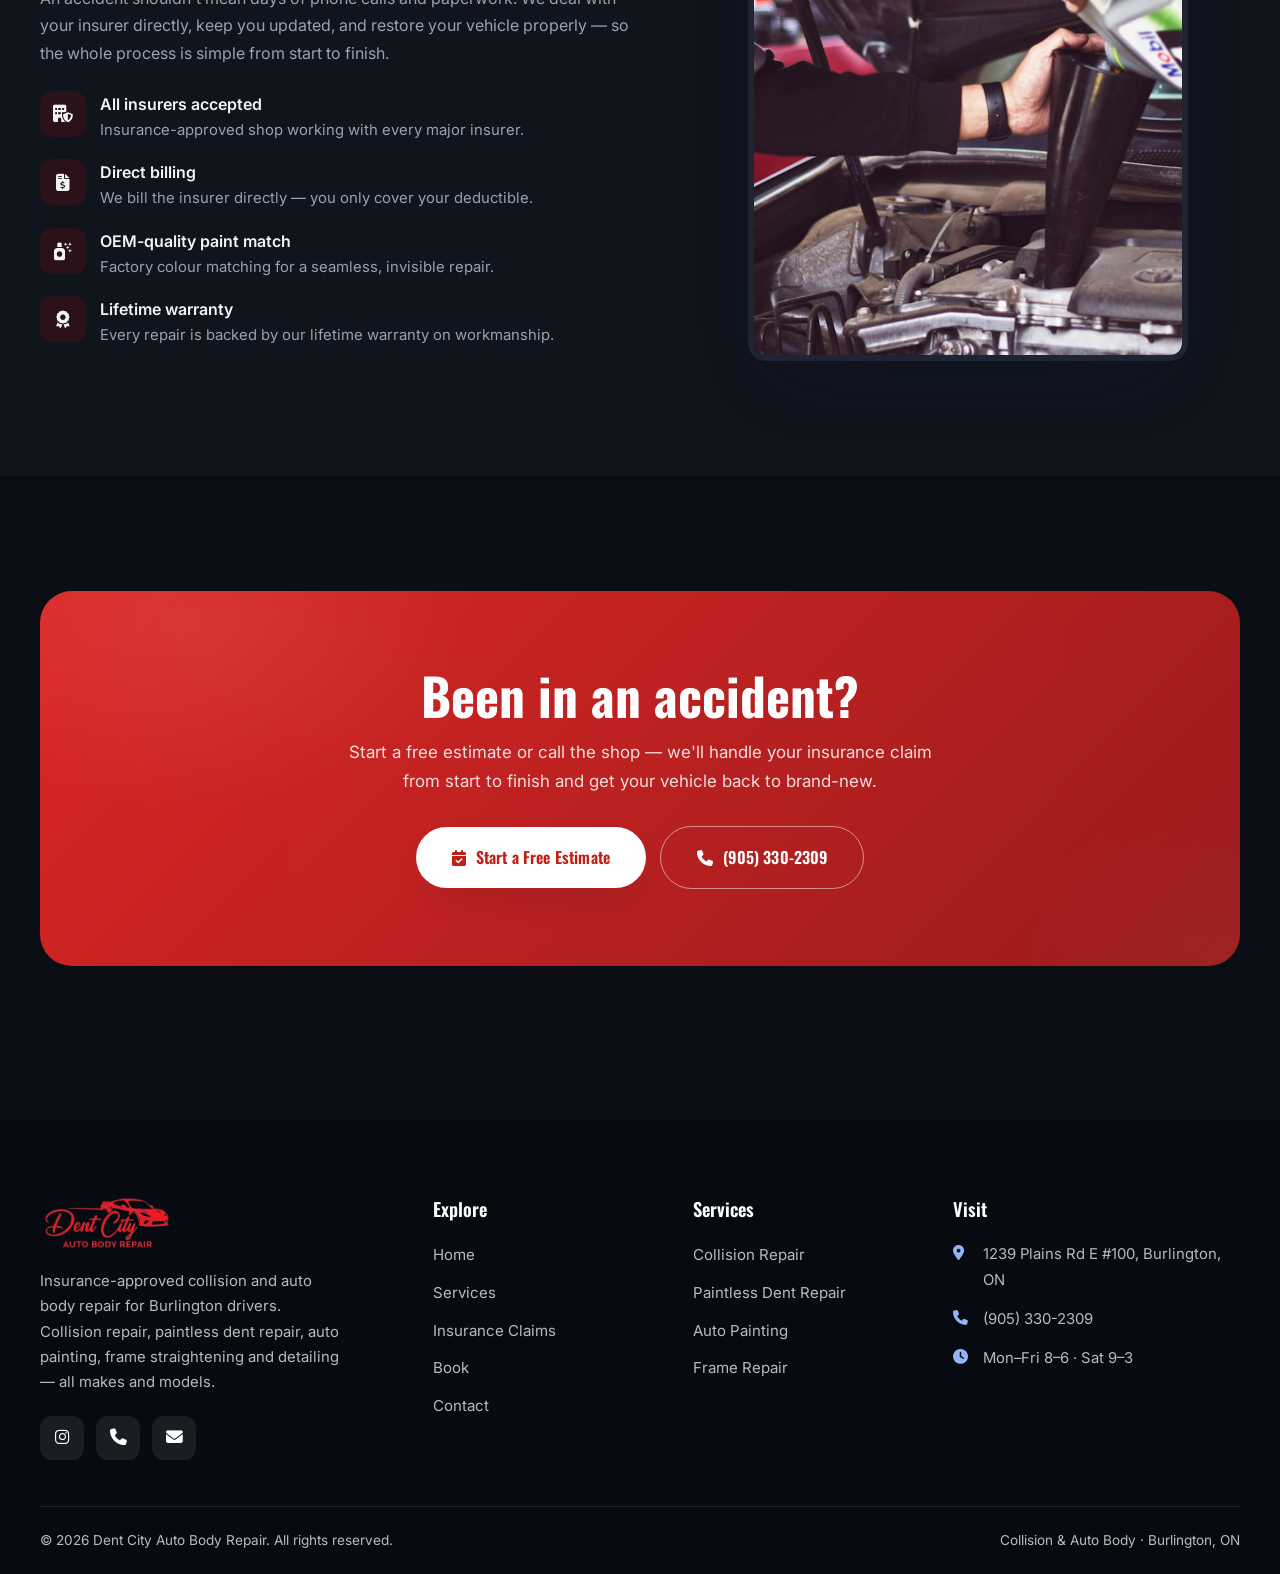
<file: diagnostics.html>
<!DOCTYPE html>
<html lang="en">
<head>
  <meta charset="UTF-8" />
  <meta name="viewport" content="width=device-width, initial-scale=1.0" />
  <title>Insurance Claims | Dent City Auto Body Repair · Burlington, ON</title>
  <meta name="description" content="In an accident? Dent City Auto Body Repair handles your insurance claim start to finish in Burlington, ON — works with all insurers, direct billing, free estimate, OEM parts and a lifetime warranty on workmanship. Call (905) 330-2309." />
  <meta name="theme-color" content="#0B0E15" />
  <meta property="og:type" content="website" />
  <meta property="og:site_name" content="Dent City Auto Body Repair" />
  <meta property="og:title" content="Insurance Claims | Dent City Auto Body Repair" />
  <meta property="og:description" content="We handle your collision claim from start to finish — all insurers accepted, direct billing, free estimate, OEM parts and a lifetime warranty on workmanship." />

  <link rel="icon" type="image/svg+xml" href="assets/favicon.svg" />
  <link rel="preconnect" href="https://fonts.googleapis.com" />
  <link rel="preconnect" href="https://fonts.gstatic.com" crossorigin />
  <link href="https://fonts.googleapis.com/css2?family=Oswald:wght@500;600;700&family=Inter:wght@400;500;600&display=swap" rel="stylesheet" />
  <link rel="stylesheet" href="https://cdnjs.cloudflare.com/ajax/libs/font-awesome/6.5.1/css/all.min.css" />
  <link rel="stylesheet" href="css/styles.css" />

  <script type="application/ld+json">
  {
    "@context": "https://schema.org",
    "@type": "Service",
    "name": "Auto Insurance Claims & Collision Repair",
    "serviceType": "Collision insurance claim handling and auto body repair",
    "description": "Insurance-approved collision repair in Burlington — we handle your claim from start to finish, work with all insurers, bill the insurer directly, provide a free estimate, use OEM parts and back every repair with a lifetime warranty on workmanship.",
    "areaServed": "Burlington",
    "provider": {
      "@type": "AutoBodyShop",
      "name": "Dent City Auto Body Repair",
      "telephone": "+1-905-330-2309",
      "email": "info@dentcityautobody.ca",
      "priceRange": "$$",
      "address": { "@type": "PostalAddress", "streetAddress": "1239 Plains Rd E #100", "addressLocality": "Burlington", "addressRegion": "ON", "postalCode": "L7S 2K2", "addressCountry": "CA" },
      "openingHours": ["Mo-Fr 08:00-18:00", "Sa 09:00-15:00"],
      "sameAs": ["https://www.instagram.com/dentcityautobodyrepair/"]
    }
  }
  </script>
</head>
<body>

  <!-- ============ HEADER ============ -->
  <header class="site-header" id="header">
    <div class="container nav">
      <a href="index.html" class="brand" aria-label="Dent City Auto Body Repair home">
        <img src="assets/logo-mark.png" alt="Dent City Auto Body Repair" class="brand-logo" />
        <span class="brand-name"><b>Dent City</b><small>Auto Body · Burlington</small></span>
      </a>
      <nav class="nav-links" aria-label="Primary">
        <a href="index.html">Home</a>
        <a href="services.html">Services</a>
        <a href="diagnostics.html" class="active">Insurance Claims</a>
        <a href="book.html">Book</a>
        <a href="contact.html">Contact</a>
      </nav>
      <div class="nav-actions">
        <a href="tel:+19053302309" class="nav-phone"><i class="fa-solid fa-phone"></i> (905) 330-2309</a>
        <a href="book.html#quote" class="btn btn--sm">Book a Service</a>
        <button class="menu-toggle" id="menuToggle" aria-label="Open menu"><i class="fa-solid fa-bars"></i></button>
      </div>
    </div>
  </header>

  <!-- ============ MOBILE DRAWER ============ -->
  <div class="scrim" id="scrim"></div>
  <aside class="mobile-drawer" id="drawer" aria-label="Mobile menu">
    <div class="drawer-head">
      <img src="assets/logo-mark.png" alt="Dent City Auto Body Repair" style="height:44px" />
      <button class="drawer-close" id="drawerClose" aria-label="Close menu"><i class="fa-solid fa-xmark"></i></button>
    </div>
    <nav>
      <a href="index.html">Home <i class="fa-solid fa-chevron-right"></i></a>
      <a href="services.html">Services <i class="fa-solid fa-chevron-right"></i></a>
      <a href="diagnostics.html" class="active">Insurance Claims <i class="fa-solid fa-chevron-right"></i></a>
      <a href="book.html">Book <i class="fa-solid fa-chevron-right"></i></a>
      <a href="contact.html">Contact <i class="fa-solid fa-chevron-right"></i></a>
    </nav>
    <div class="drawer-cta">
      <a href="book.html#quote" class="btn btn--block">Book a Service</a>
      <a href="tel:+19053302309" class="btn btn--navy btn--block"><i class="fa-solid fa-phone"></i> Call the Shop</a>
    </div>
    <div class="drawer-contact">
      <a href="tel:+19053302309"><i class="fa-solid fa-phone"></i> (905) 330-2309</a>
      <span><i class="fa-solid fa-location-dot"></i> 1239 Plains Rd E #100, Burlington, ON</span>
    </div>
  </aside>

  <!-- ============ PAGE HERO ============ -->
  <section class="page-hero">
    <div class="hero-bg" aria-hidden="true">
      <span class="ambient-blob b1"></span>
      <span class="ambient-blob b2"></span>
      <span class="ambient-blob b3"></span>
      <img class="ambient-gear g1" src="assets/gear.svg" alt="" />
      <img class="ambient-gear g2" src="assets/gear.svg" alt="" />
      <img class="ambient-gear g3" src="assets/gear.svg" alt="" />
    </div>
    <div class="container">
      <div class="breadcrumbs reveal"><a href="index.html">Home</a> <span>/</span> <span>Insurance Claims</span></div>
      <span class="eyebrow eyebrow--center reveal d1"><i class="fa-solid fa-shield-halved"></i> Insurance Claims · Burlington, ON</span>
      <h1 class="reveal d1">We handle your claim, <em>start to finish</em></h1>
      <p class="reveal d2">In an accident? Don't stress the paperwork. We work with all insurers, bill your claim directly, and get your vehicle back to brand-new — with a free estimate and a lifetime warranty on our workmanship.</p>
      <div class="hero-ctas reveal d3" style="justify-content:center">
        <a href="book.html#quote" class="btn btn--lg"><i class="fa-solid fa-calendar-check"></i> Start a Free Estimate</a>
        <a href="tel:+19053302309" class="btn btn--navy btn--lg"><i class="fa-solid fa-phone"></i> Call (905) 330-2309</a>
      </div>
    </div>
  </section>

  <!-- ============ REASSURANCE STRIP ============ -->
  <section class="section--tight">
    <div class="container">
      <div class="ce-band reveal" style="margin-top:0">
        <span class="ce-ico"><i class="fa-solid fa-circle-info"></i></span>
        <span class="ce-txt"><b>It's your choice where your car is repaired.</b> You are never required to use the shop your insurer suggests. Just tell them you'd like the work done at Dent City Auto Body Repair — and we'll take care of the rest.</span>
        <a href="tel:+19053302309" class="ce-go">Call the shop <i class="fa-solid fa-arrow-right"></i></a>
      </div>
    </div>
  </section>

  <!-- ============ WHAT YOUR LIGHT COULD MEAN ============ -->
  <section class="section section--alt">
    <div class="container center">
      <span class="eyebrow eyebrow--center reveal">Claims Made Easy</span>
      <h2 class="section-title reveal d1">Why file your claim <em>with us</em></h2>
      <p class="section-lead reveal d2">A collision is stressful enough. We take the insurance headache off your plate so you can get back on the road with confidence.</p>
    </div>
    <div class="container">
      <div class="feat-grid">
        <div class="feat-card reveal d1"><div class="ic"><i class="fa-solid fa-building-shield"></i></div><h3>Works with all insurers</h3><p>We're insurance-approved and deal with every major insurer. Whoever you're with, we can handle the repair side of your claim.</p></div>
        <div class="feat-card reveal d2"><div class="ic"><i class="fa-solid fa-file-invoice-dollar"></i></div><h3>Direct billing</h3><p>We bill your insurer directly for the approved repairs, so you're only ever responsible for your deductible — no big upfront bills.</p></div>
        <div class="feat-card reveal d3"><div class="ic"><i class="fa-solid fa-clipboard-check"></i></div><h3>Free estimate</h3><p>Bring the vehicle by or send photos and we'll write up a detailed, no-charge estimate to get your claim moving.</p></div>
        <div class="feat-card reveal d4"><div class="ic"><i class="fa-solid fa-gears"></i></div><h3>OEM &amp; quality parts</h3><p>We use manufacturer-approved parts wherever possible, so your vehicle is restored to its proper factory condition.</p></div>
        <div class="feat-card reveal d1"><div class="ic"><i class="fa-solid fa-award"></i></div><h3>Lifetime warranty</h3><p>Every repair is backed by our lifetime warranty on workmanship, for as long as you own the vehicle.</p></div>
        <div class="feat-card reveal d2"><div class="ic"><i class="fa-solid fa-comments"></i></div><h3>We deal with the adjuster</h3><p>From estimate to final invoice, we communicate with the insurance adjuster so you don't have to chase paperwork.</p></div>
      </div>
      <p class="center reveal" style="margin-top:34px;color:var(--ink-soft)">Been in an accident? Let's get your claim started. <a href="book.html#quote" class="text-accent" style="font-weight:600">Get a free estimate &rarr;</a></p>
    </div>
  </section>

  <!-- ============ HOW THE CLAIM WORKS ============ -->
  <section class="section">
    <div class="container center">
      <span class="eyebrow eyebrow--center reveal">Our Process</span>
      <h2 class="section-title reveal d1">How the claim <em>works</em></h2>
      <p class="section-lead reveal d2">From the moment you call us to the day you pick up your keys, here's exactly how we move your insurance claim along.</p>
    </div>
    <div class="container">
      <div class="steps">
        <div class="step reveal d1"><div class="step-num">1</div><h3>Free estimate</h3><p>Bring the vehicle in or send us photos. We assess the damage and write up a detailed estimate for your insurer — at no charge.</p></div>
        <div class="step reveal d2"><div class="step-num">2</div><h3>We file with your insurer</h3><p>We submit the estimate, work with your adjuster on approvals and supplements, and confirm your coverage and deductible.</p></div>
        <div class="step reveal d3"><div class="step-num">3</div><h3>Repair &amp; direct billing</h3><p>Our technicians restore your vehicle with OEM-quality parts and factory-match paint, and we bill the insurer directly.</p></div>
        <div class="step reveal d4"><div class="step-num">4</div><h3>Back to brand-new</h3><p>You collect your finished vehicle, detailed and inspected — backed by our lifetime warranty on workmanship.</p></div>
      </div>
    </div>
  </section>

  <!-- ============ TRUST BLOCK ============ -->
  <section class="section section--alt">
    <div class="container story-grid">
      <div class="story-text">
        <span class="eyebrow reveal">Why Trust Us</span>
        <h2 class="section-title reveal d1">Claims handled, <em>stress removed</em></h2>
        <p class="reveal d2" style="color:var(--ink-soft)">An accident shouldn't mean days of phone calls and paperwork. We deal with your insurer directly, keep you updated, and restore your vehicle properly — so the whole process is simple from start to finish.</p>
        <div class="story-features">
          <div class="story-feature reveal d1"><span class="ic"><i class="fa-solid fa-building-shield"></i></span><div><b>All insurers accepted</b><p>Insurance-approved shop working with every major insurer.</p></div></div>
          <div class="story-feature reveal d2"><span class="ic"><i class="fa-solid fa-file-invoice-dollar"></i></span><div><b>Direct billing</b><p>We bill the insurer directly — you only cover your deductible.</p></div></div>
          <div class="story-feature reveal d3"><span class="ic"><i class="fa-solid fa-spray-can-sparkles"></i></span><div><b>OEM-quality paint match</b><p>Factory colour matching for a seamless, invisible repair.</p></div></div>
          <div class="story-feature reveal d4"><span class="ic"><i class="fa-solid fa-award"></i></span><div><b>Lifetime warranty</b><p>Every repair is backed by our lifetime warranty on workmanship.</p></div></div>
        </div>
      </div>
      <div class="story-collage reveal-scale">
        <!-- REPLACE WITH REAL PHOTO: technician reviewing collision damage / estimate with a customer -->
        <div class="story-media"><img src="assets/photos/about.jpg" alt="Reviewing a collision repair estimate at Dent City Auto Body Repair" data-parallax="22" /></div>
      </div>
    </div>
  </section>

  <!-- ============ CTA ============ -->
  <section class="section">
    <div class="container">
      <div class="cta-band reveal-scale">
        <h2>Been in an accident?</h2>
        <p>Start a free estimate or call the shop — we'll handle your insurance claim from start to finish and get your vehicle back to brand-new.</p>
        <div class="hero-ctas">
          <a href="book.html#quote" class="btn btn--white btn--lg"><i class="fa-solid fa-calendar-check"></i> Start a Free Estimate</a>
          <a href="tel:+19053302309" class="btn btn--ghost btn--lg" style="border-color:rgba(255,255,255,0.5);color:#fff"><i class="fa-solid fa-phone"></i> (905) 330-2309</a>
        </div>
      </div>
    </div>
  </section>

  <!-- ============ FOOTER ============ -->
  <footer class="footer">
    <div class="container">
      <div class="footer-top">
        <div class="footer-brand">
          <img src="assets/logo-mark.png" alt="Dent City Auto Body Repair" class="brand-logo-f" />
          <p>Insurance-approved collision and auto body repair for Burlington drivers. Collision repair, paintless dent repair, auto painting, frame straightening and detailing — all makes and models.</p>
          <div class="footer-social">
            <a href="https://www.instagram.com/dentcityautobodyrepair/" target="_blank" rel="noopener" aria-label="Instagram"><i class="fa-brands fa-instagram"></i></a>
            <a href="tel:+19053302309" aria-label="Phone"><i class="fa-solid fa-phone"></i></a>
            <a href="mailto:info@dentcityautobody.ca" aria-label="Email"><i class="fa-solid fa-envelope"></i></a>
          </div>
        </div>
        <div>
          <h4>Explore</h4>
          <div class="footer-links"><a href="index.html">Home</a><a href="services.html">Services</a><a href="diagnostics.html">Insurance Claims</a><a href="book.html">Book</a><a href="contact.html">Contact</a></div>
        </div>
        <div>
          <h4>Services</h4>
          <div class="footer-links"><a href="services.html">Collision Repair</a><a href="services.html">Paintless Dent Repair</a><a href="services.html">Auto Painting</a><a href="services.html">Frame Repair</a></div>
        </div>
        <div>
          <h4>Visit</h4>
          <div class="footer-contact">
            <span><i class="fa-solid fa-location-dot"></i> 1239 Plains Rd E #100, Burlington, ON</span>
            <a href="tel:+19053302309"><i class="fa-solid fa-phone"></i> (905) 330-2309</a>
            <span><i class="fa-solid fa-clock"></i> Mon–Fri 8–6 · Sat 9–3</span>
          </div>
        </div>
      </div>
      <div class="footer-bottom">
        <span>© <span data-year>2026</span> Dent City Auto Body Repair. All rights reserved.</span>
        <span>Collision &amp; Auto Body · Burlington, ON</span>
      </div>
    </div>
  </footer>

  <!-- ============ LIGHTBOX ============ -->
  <div class="lightbox" id="lightbox" aria-hidden="true">
    <button class="lightbox-close" id="lbClose" aria-label="Close"><i class="fa-solid fa-xmark"></i></button>
    <button class="lightbox-nav prev" id="lbPrev" aria-label="Previous"><i class="fa-solid fa-chevron-left"></i></button>
    <button class="lightbox-nav next" id="lbNext" aria-label="Next"><i class="fa-solid fa-chevron-right"></i></button>
    <div><img id="lbImg" src="assets/photos/g1.jpg" alt="" /><div class="lightbox-cap" id="lbCap"></div></div>
  </div>

  <a href="book.html#quote" class="fab-cta" aria-label="Book a service"><i class="fa-solid fa-calendar-check"></i><span>Book a Service</span></a>
  <button class="to-top" id="toTop" aria-label="Back to top"><i class="fa-solid fa-arrow-up"></i></button>

  <script src="js/main.js"></script>
</body>
</html>
</file>
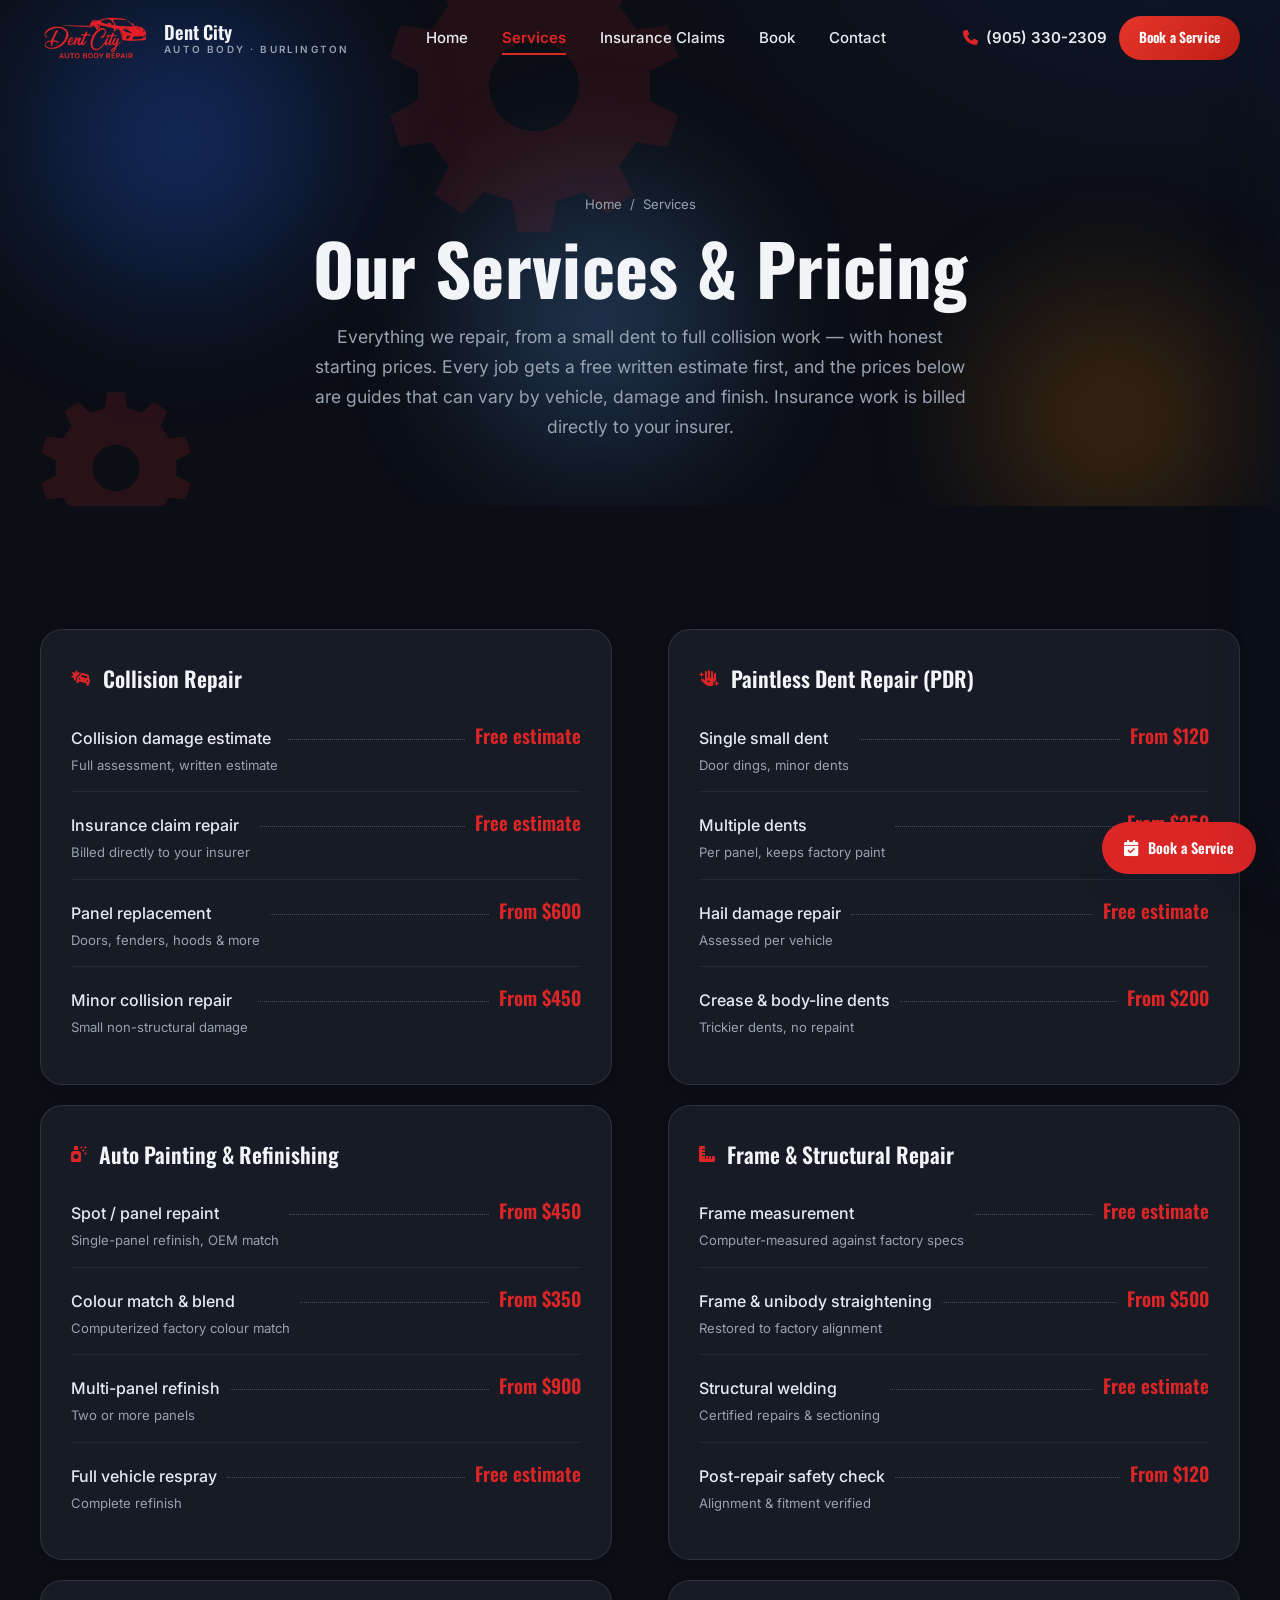
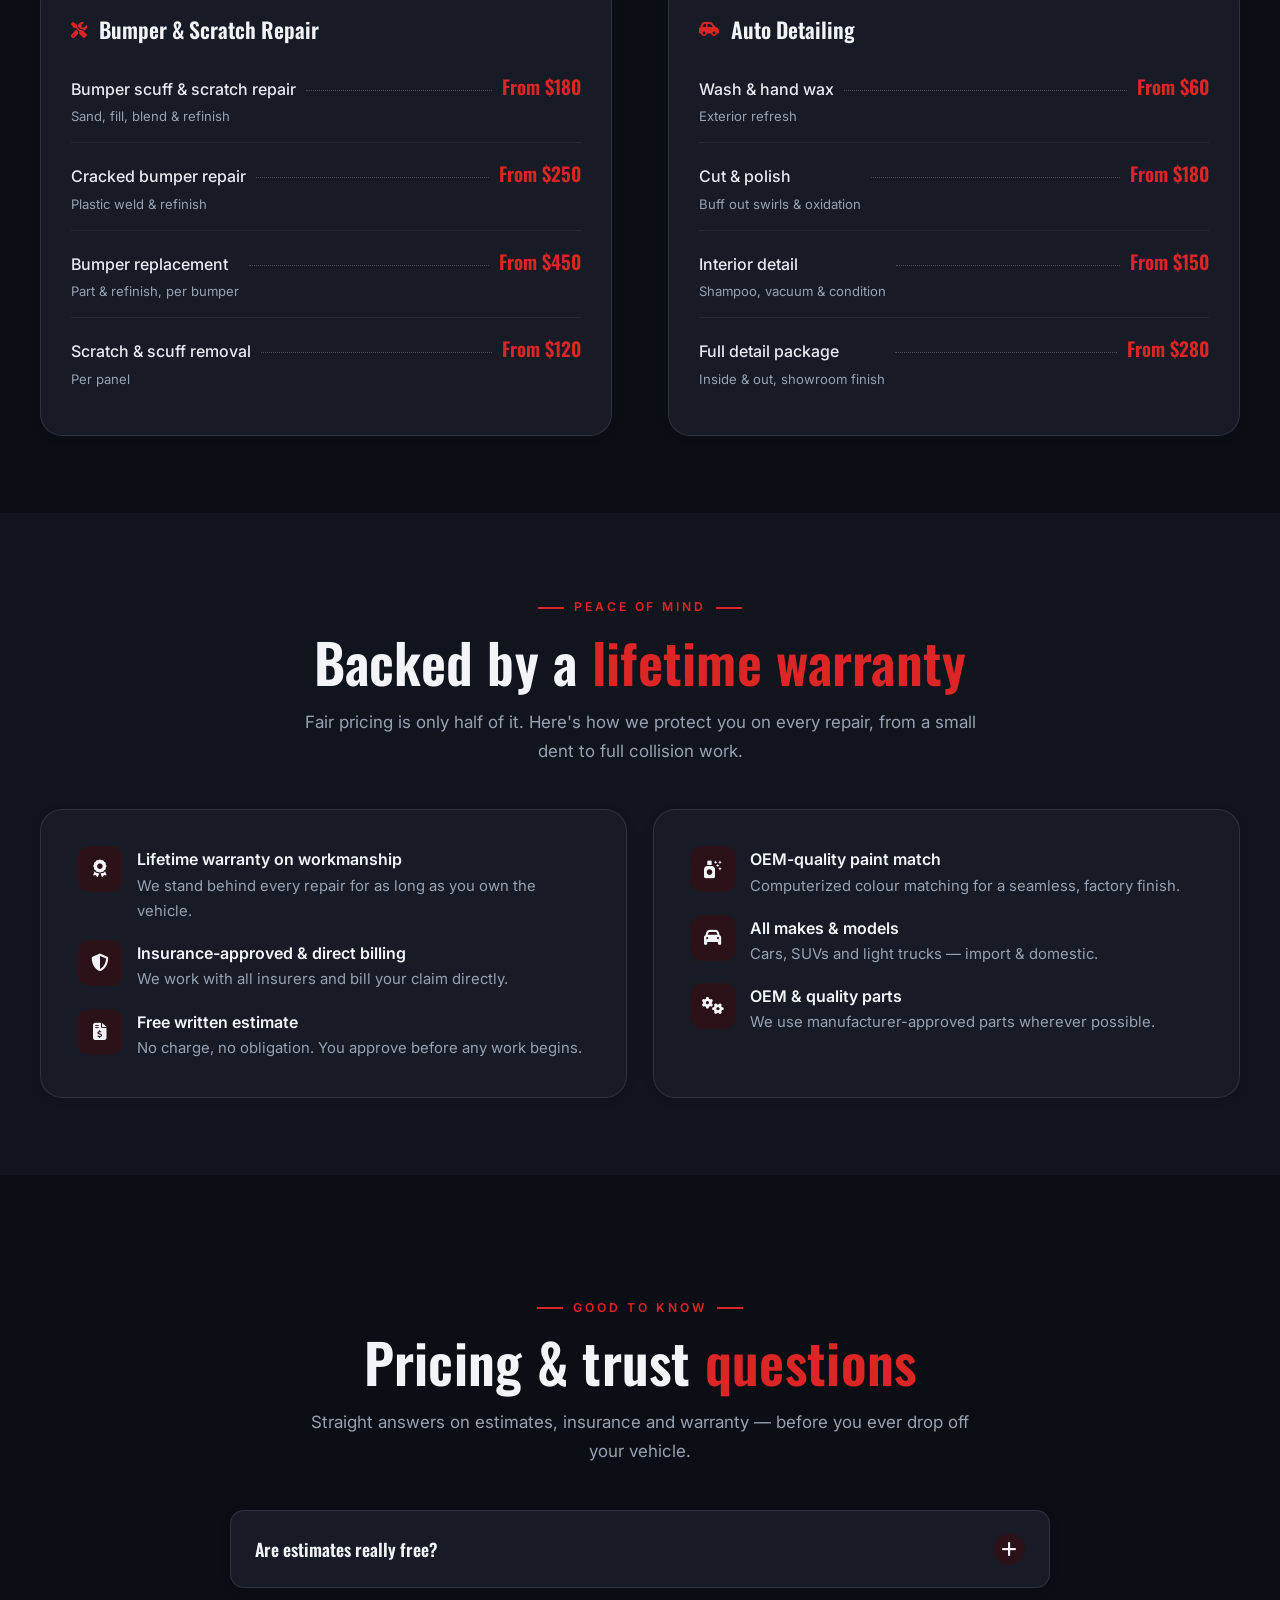
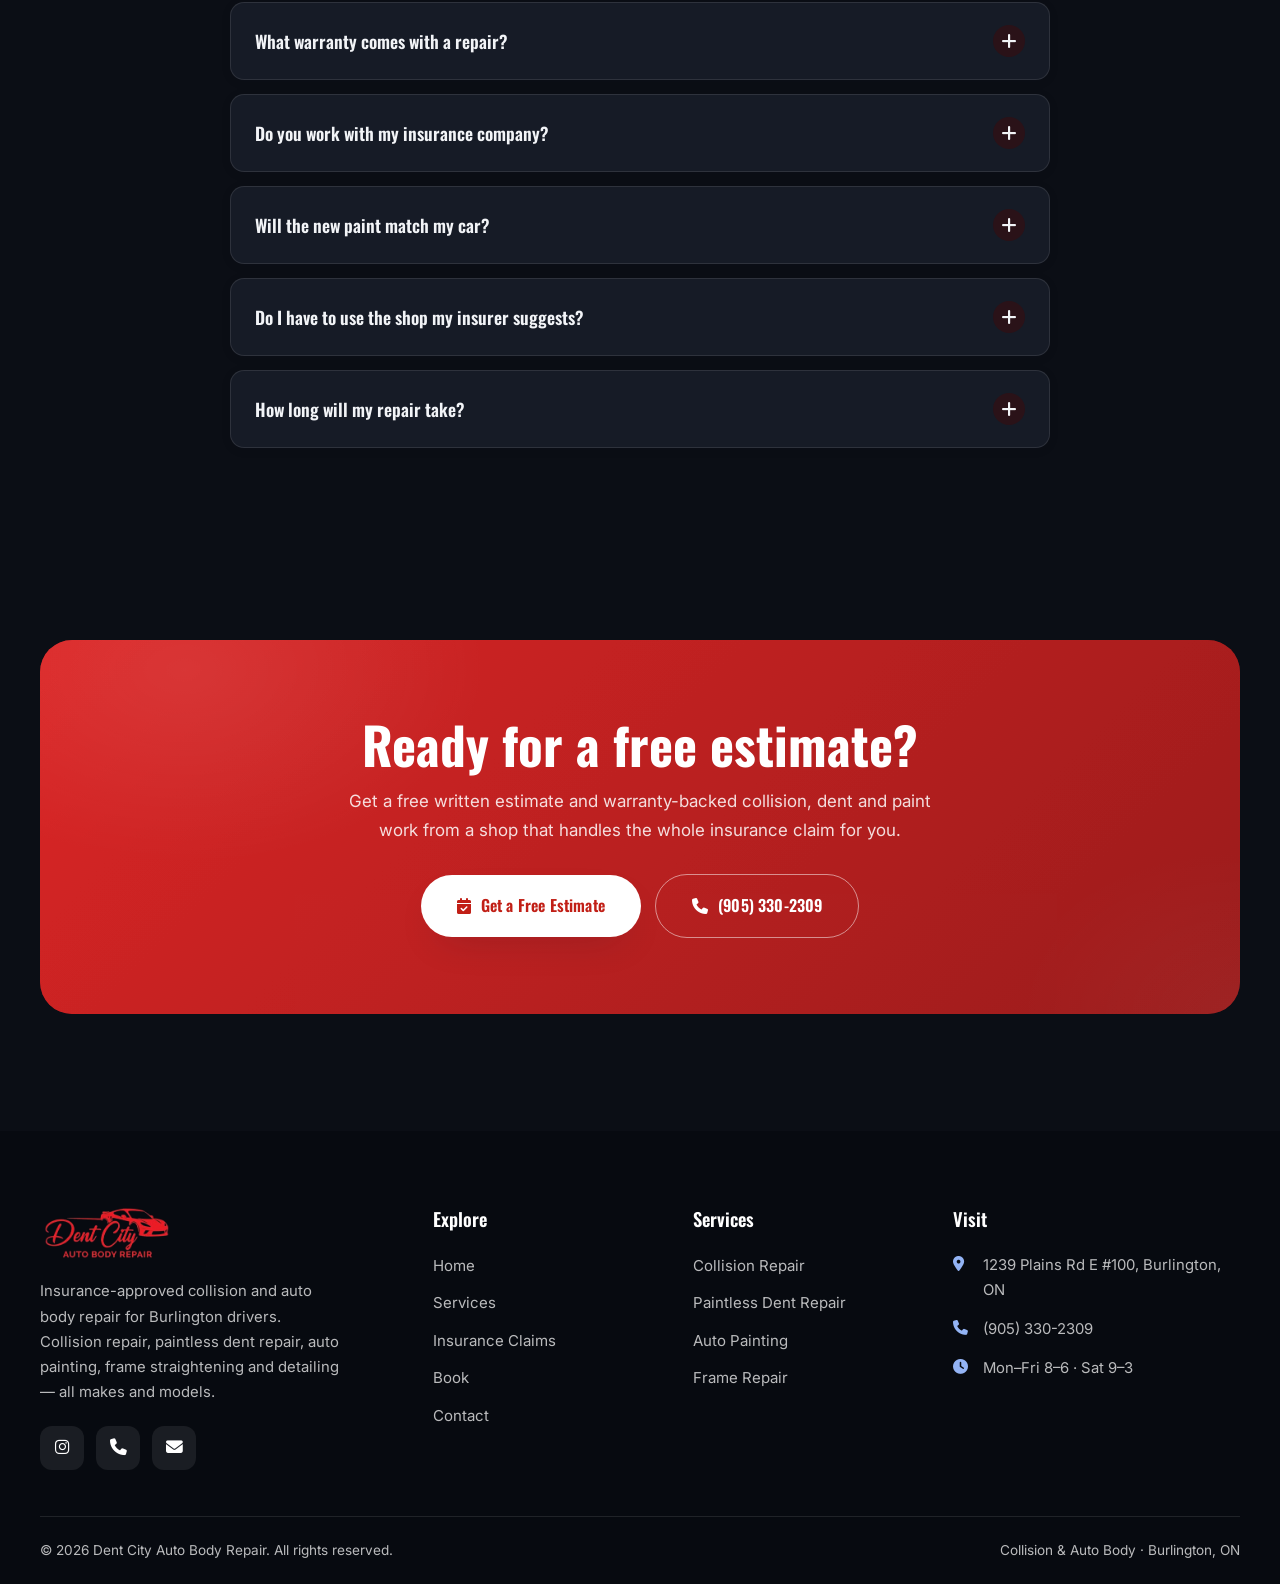
<file: services.html>
<!DOCTYPE html>
<html lang="en">
<head>
  <meta charset="UTF-8" />
  <meta name="viewport" content="width=device-width, initial-scale=1.0" />
  <title>Services &amp; Pricing | Dent City Auto Body Repair — Burlington, ON</title>
  <meta name="description" content="Auto body &amp; collision services at Dent City Auto Body Repair in Burlington, ON — collision repair, paintless dent repair (PDR), auto painting &amp; refinishing, frame straightening, bumper &amp; scratch repair and detailing. Free estimates, insurance-approved, lifetime warranty on workmanship. Call (905) 330-2309." />
  <meta name="theme-color" content="#0B0E15" />
  <meta property="og:type" content="website" />
  <meta property="og:site_name" content="Dent City Auto Body Repair" />
  <meta property="og:title" content="Services &amp; Pricing | Dent City Auto Body Repair — Burlington, ON" />
  <meta property="og:description" content="Collision and auto body services with honest, upfront pricing. Free estimates, insurance-approved &amp; a lifetime warranty on workmanship — all makes &amp; models." />

  <link rel="icon" type="image/svg+xml" href="assets/favicon.svg" />
  <link rel="preconnect" href="https://fonts.googleapis.com" />
  <link rel="preconnect" href="https://fonts.gstatic.com" crossorigin />
  <link href="https://fonts.googleapis.com/css2?family=Oswald:wght@500;600;700&family=Inter:wght@400;500;600&display=swap" rel="stylesheet" />
  <link rel="stylesheet" href="https://cdnjs.cloudflare.com/ajax/libs/font-awesome/6.5.1/css/all.min.css" />
  <link rel="stylesheet" href="css/styles.css" />

  <script type="application/ld+json">
  {
    "@context": "https://schema.org",
    "@type": "AutoBodyShop",
    "name": "Dent City Auto Body Repair",
    "description": "Insurance-approved collision and auto body shop in Burlington — collision repair, paintless dent repair (PDR), auto painting & refinishing, frame straightening, bumper & scratch repair and detailing. All insurers accepted, OEM-quality paint match, lifetime warranty on workmanship.",
    "priceRange": "$$",
    "telephone": "+1-905-330-2309",
    "email": "info@dentcityautobody.ca",
    "address": { "@type": "PostalAddress", "streetAddress": "1239 Plains Rd E #100", "addressLocality": "Burlington", "addressRegion": "ON", "postalCode": "L7S 2K2", "addressCountry": "CA" },
    "areaServed": "Burlington",
    "openingHours": ["Mo-Fr 08:00-18:00", "Sa 09:00-15:00"],
    "sameAs": ["https://www.instagram.com/dentcityautobodyrepair/"]
  }
  </script>
</head>
<body>

  <!-- ============ HEADER ============ -->
  <header class="site-header" id="header">
    <div class="container nav">
      <a href="index.html" class="brand" aria-label="Dent City Auto Body Repair home">
        <img src="assets/logo-mark.png" alt="Dent City Auto Body Repair" class="brand-logo" />
        <span class="brand-name"><b>Dent City</b><small>Auto Body · Burlington</small></span>
      </a>
      <nav class="nav-links" aria-label="Primary">
        <a href="index.html">Home</a>
        <a href="services.html" class="active">Services</a>
        <a href="diagnostics.html">Insurance Claims</a>
        <a href="book.html">Book</a>
        <a href="contact.html">Contact</a>
      </nav>
      <div class="nav-actions">
        <a href="tel:+19053302309" class="nav-phone"><i class="fa-solid fa-phone"></i> (905) 330-2309</a>
        <a href="book.html#quote" class="btn btn--sm">Book a Service</a>
        <button class="menu-toggle" id="menuToggle" aria-label="Open menu"><i class="fa-solid fa-bars"></i></button>
      </div>
    </div>
  </header>

  <!-- ============ MOBILE DRAWER ============ -->
  <div class="scrim" id="scrim"></div>
  <aside class="mobile-drawer" id="drawer" aria-label="Mobile menu">
    <div class="drawer-head">
      <img src="assets/logo-mark.png" alt="Dent City Auto Body Repair" style="height:44px" />
      <button class="drawer-close" id="drawerClose" aria-label="Close menu"><i class="fa-solid fa-xmark"></i></button>
    </div>
    <nav>
      <a href="index.html">Home <i class="fa-solid fa-chevron-right"></i></a>
      <a href="services.html" class="active">Services <i class="fa-solid fa-chevron-right"></i></a>
      <a href="diagnostics.html">Insurance Claims <i class="fa-solid fa-chevron-right"></i></a>
      <a href="book.html">Book <i class="fa-solid fa-chevron-right"></i></a>
      <a href="contact.html">Contact <i class="fa-solid fa-chevron-right"></i></a>
    </nav>
    <div class="drawer-cta">
      <a href="book.html#quote" class="btn btn--block">Book a Service</a>
      <a href="tel:+19053302309" class="btn btn--navy btn--block"><i class="fa-solid fa-phone"></i> Call the Shop</a>
    </div>
    <div class="drawer-contact">
      <a href="tel:+19053302309"><i class="fa-solid fa-phone"></i> (905) 330-2309</a>
      <span><i class="fa-solid fa-location-dot"></i> 1239 Plains Rd E #100, Burlington, ON</span>
    </div>
  </aside>

  <!-- ============ PAGE HERO ============ -->
  <section class="page-hero">
    <div class="hero-bg" aria-hidden="true">
      <span class="ambient-blob b1"></span>
      <span class="ambient-blob b2"></span>
      <span class="ambient-blob b3"></span>
      <img class="ambient-gear g1" src="assets/gear.svg" alt="" />
      <img class="ambient-gear g2" src="assets/gear.svg" alt="" />
    </div>
    <div class="container" style="position:relative;z-index:1">
      <div class="breadcrumbs reveal"><a href="index.html">Home</a> <span>/</span> <span>Services</span></div>
      <h1 class="reveal d1">Our Services &amp; Pricing</h1>
      <p class="reveal d2">Everything we repair, from a small dent to full collision work — with honest starting prices. Every job gets a free written estimate first, and the prices below are guides that can vary by vehicle, damage and finish. Insurance work is billed directly to your insurer.</p>
    </div>
  </section>

  <!-- ============ PRICING BY SYSTEM ============ -->
  <section class="section section--tight">
    <div class="container">
      <div class="price-wrap">

        <!-- Collision Repair -->
        <div class="price-cat reveal">
          <h3><i class="fa-solid fa-car-burst"></i> Collision Repair</h3>
          <div class="price-row"><span class="nm">Collision damage estimate<small>Full assessment, written estimate</small></span><span class="dots"></span><span class="pr">Free estimate</span></div>
          <div class="price-row"><span class="nm">Insurance claim repair<small>Billed directly to your insurer</small></span><span class="dots"></span><span class="pr">Free estimate</span></div>
          <div class="price-row"><span class="nm">Panel replacement<small>Doors, fenders, hoods &amp; more</small></span><span class="dots"></span><span class="pr">From $600</span></div>
          <div class="price-row"><span class="nm">Minor collision repair<small>Small non-structural damage</small></span><span class="dots"></span><span class="pr">From $450</span></div>
        </div>

        <!-- Paintless Dent Repair -->
        <div class="price-cat reveal d1">
          <h3><i class="fa-solid fa-hand-sparkles"></i> Paintless Dent Repair (PDR)</h3>
          <div class="price-row"><span class="nm">Single small dent<small>Door dings, minor dents</small></span><span class="dots"></span><span class="pr">From $120</span></div>
          <div class="price-row"><span class="nm">Multiple dents<small>Per panel, keeps factory paint</small></span><span class="dots"></span><span class="pr">From $250</span></div>
          <div class="price-row"><span class="nm">Hail damage repair<small>Assessed per vehicle</small></span><span class="dots"></span><span class="pr">Free estimate</span></div>
          <div class="price-row"><span class="nm">Crease &amp; body-line dents<small>Trickier dents, no repaint</small></span><span class="dots"></span><span class="pr">From $200</span></div>
        </div>

        <!-- Auto Painting & Refinishing -->
        <div class="price-cat reveal">
          <h3><i class="fa-solid fa-spray-can-sparkles"></i> Auto Painting &amp; Refinishing</h3>
          <div class="price-row"><span class="nm">Spot / panel repaint<small>Single-panel refinish, OEM match</small></span><span class="dots"></span><span class="pr">From $450</span></div>
          <div class="price-row"><span class="nm">Colour match &amp; blend<small>Computerized factory colour match</small></span><span class="dots"></span><span class="pr">From $350</span></div>
          <div class="price-row"><span class="nm">Multi-panel refinish<small>Two or more panels</small></span><span class="dots"></span><span class="pr">From $900</span></div>
          <div class="price-row"><span class="nm">Full vehicle respray<small>Complete refinish</small></span><span class="dots"></span><span class="pr">Free estimate</span></div>
        </div>

        <!-- Frame & Structural Repair -->
        <div class="price-cat reveal d1">
          <h3><i class="fa-solid fa-ruler-combined"></i> Frame &amp; Structural Repair</h3>
          <div class="price-row"><span class="nm">Frame measurement<small>Computer-measured against factory specs</small></span><span class="dots"></span><span class="pr">Free estimate</span></div>
          <div class="price-row"><span class="nm">Frame &amp; unibody straightening<small>Restored to factory alignment</small></span><span class="dots"></span><span class="pr">From $500</span></div>
          <div class="price-row"><span class="nm">Structural welding<small>Certified repairs &amp; sectioning</small></span><span class="dots"></span><span class="pr">Free estimate</span></div>
          <div class="price-row"><span class="nm">Post-repair safety check<small>Alignment &amp; fitment verified</small></span><span class="dots"></span><span class="pr">From $120</span></div>
        </div>

        <!-- Bumper & Scratch Repair -->
        <div class="price-cat reveal">
          <h3><i class="fa-solid fa-screwdriver-wrench"></i> Bumper &amp; Scratch Repair</h3>
          <div class="price-row"><span class="nm">Bumper scuff &amp; scratch repair<small>Sand, fill, blend &amp; refinish</small></span><span class="dots"></span><span class="pr">From $180</span></div>
          <div class="price-row"><span class="nm">Cracked bumper repair<small>Plastic weld &amp; refinish</small></span><span class="dots"></span><span class="pr">From $250</span></div>
          <div class="price-row"><span class="nm">Bumper replacement<small>Part &amp; refinish, per bumper</small></span><span class="dots"></span><span class="pr">From $450</span></div>
          <div class="price-row"><span class="nm">Scratch &amp; scuff removal<small>Per panel</small></span><span class="dots"></span><span class="pr">From $120</span></div>
        </div>

        <!-- Auto Detailing -->
        <div class="price-cat reveal d1">
          <h3><i class="fa-solid fa-car-side"></i> Auto Detailing</h3>
          <div class="price-row"><span class="nm">Wash &amp; hand wax<small>Exterior refresh</small></span><span class="dots"></span><span class="pr">From $60</span></div>
          <div class="price-row"><span class="nm">Cut &amp; polish<small>Buff out swirls &amp; oxidation</small></span><span class="dots"></span><span class="pr">From $180</span></div>
          <div class="price-row"><span class="nm">Interior detail<small>Shampoo, vacuum &amp; condition</small></span><span class="dots"></span><span class="pr">From $150</span></div>
          <div class="price-row"><span class="nm">Full detail package<small>Inside &amp; out, showroom finish</small></span><span class="dots"></span><span class="pr">From $280</span></div>
        </div>

      </div>
    </div>
  </section>

  <!-- ============ WARRANTY & FINANCING CALLOUT ============ -->
  <section class="section section--alt section--tight">
    <div class="container center">
      <span class="eyebrow eyebrow--center reveal">Peace Of Mind</span>
      <h2 class="section-title reveal d1">Backed by a <em>lifetime warranty</em></h2>
      <p class="section-lead reveal d2">Fair pricing is only half of it. Here's how we protect you on every repair, from a small dent to full collision work.</p>
    </div>
    <div class="container">
      <div class="hours-grid" style="margin-top:44px">
        <div class="hours-card reveal">
          <div class="story-features" style="margin-top:0">
            <div class="story-feature reveal"><span class="ic"><i class="fa-solid fa-award"></i></span><div><b>Lifetime warranty on workmanship</b><p>We stand behind every repair for as long as you own the vehicle.</p></div></div>
            <div class="story-feature reveal d1"><span class="ic"><i class="fa-solid fa-shield-halved"></i></span><div><b>Insurance-approved &amp; direct billing</b><p>We work with all insurers and bill your claim directly.</p></div></div>
            <div class="story-feature reveal d2"><span class="ic"><i class="fa-solid fa-file-invoice-dollar"></i></span><div><b>Free written estimate</b><p>No charge, no obligation. You approve before any work begins.</p></div></div>
          </div>
        </div>
        <div class="hours-card reveal d1">
          <div class="story-features" style="margin-top:0">
            <div class="story-feature reveal"><span class="ic"><i class="fa-solid fa-spray-can-sparkles"></i></span><div><b>OEM-quality paint match</b><p>Computerized colour matching for a seamless, factory finish.</p></div></div>
            <div class="story-feature reveal d1"><span class="ic"><i class="fa-solid fa-car"></i></span><div><b>All makes &amp; models</b><p>Cars, SUVs and light trucks — import &amp; domestic.</p></div></div>
            <div class="story-feature reveal d2"><span class="ic"><i class="fa-solid fa-gears"></i></span><div><b>OEM &amp; quality parts</b><p>We use manufacturer-approved parts wherever possible.</p></div></div>
          </div>
        </div>
      </div>
    </div>
  </section>

  <!-- ============ FAQ ============ -->
  <section class="section">
    <div class="container center">
      <span class="eyebrow eyebrow--center reveal">Good To Know</span>
      <h2 class="section-title reveal d1">Pricing &amp; trust <em>questions</em></h2>
      <p class="section-lead reveal d2">Straight answers on estimates, insurance and warranty — before you ever drop off your vehicle.</p>
    </div>
    <div class="container">
      <div class="faq reveal">
        <div class="faq-item">
          <button class="faq-q">Are estimates really free? <span class="ic"><i class="fa-solid fa-plus"></i></span></button>
          <div class="faq-a"><p>Always. Bring the vehicle by — or send us photos of the damage — and we'll assess it and give you a clear written estimate at no charge and no obligation.</p></div>
        </div>
        <div class="faq-item">
          <button class="faq-q">What warranty comes with a repair? <span class="ic"><i class="fa-solid fa-plus"></i></span></button>
          <div class="faq-a"><p>Every repair is backed by our lifetime warranty on workmanship, for as long as you own the vehicle. If anything isn't right with the work we did, bring it back and we'll make it right.</p></div>
        </div>
        <div class="faq-item">
          <button class="faq-q">Do you work with my insurance company? <span class="ic"><i class="fa-solid fa-plus"></i></span></button>
          <div class="faq-a"><p>Yes — we're insurance-approved and accept all insurers. We can handle your claim from start to finish and bill the insurer directly, so you deal with as little paperwork as possible.</p></div>
        </div>
        <div class="faq-item">
          <button class="faq-q">Will the new paint match my car? <span class="ic"><i class="fa-solid fa-plus"></i></span></button>
          <div class="faq-a"><p>It will. We use computerized colour matching to your vehicle's factory paint code and blend into surrounding panels, so the repair is seamless and OEM-quality.</p></div>
        </div>
        <div class="faq-item">
          <button class="faq-q">Do I have to use the shop my insurer suggests? <span class="ic"><i class="fa-solid fa-plus"></i></span></button>
          <div class="faq-a"><p>No. You have the right to choose your own body shop for any repair. Just tell your insurer you'd like the work done at Dent City Auto Body Repair and we'll take it from there.</p></div>
        </div>
        <div class="faq-item">
          <button class="faq-q">How long will my repair take? <span class="ic"><i class="fa-solid fa-plus"></i></span></button>
          <div class="faq-a"><p>It depends on the damage. A small dent or scratch can often be done in a day, while collision and paint work take longer. We'll give you a realistic timeline with your estimate and keep you updated.</p></div>
        </div>
      </div>
    </div>
  </section>

  <!-- ============ CTA ============ -->
  <section class="section section--tight">
    <div class="container">
      <div class="cta-band reveal-scale">
        <h2>Ready for a free estimate?</h2>
        <p>Get a free written estimate and warranty-backed collision, dent and paint work from a shop that handles the whole insurance claim for you.</p>
        <div class="hero-ctas">
          <a href="book.html#quote" class="btn btn--white btn--lg"><i class="fa-solid fa-calendar-check"></i> Get a Free Estimate</a>
          <a href="tel:+19053302309" class="btn btn--ghost btn--lg" style="border-color:rgba(255,255,255,0.5);color:#fff"><i class="fa-solid fa-phone"></i> (905) 330-2309</a>
        </div>
      </div>
    </div>
  </section>

  <!-- ============ FOOTER ============ -->
  <footer class="footer">
    <div class="container">
      <div class="footer-top">
        <div class="footer-brand">
          <img src="assets/logo-mark.png" alt="Dent City Auto Body Repair" class="brand-logo-f" />
          <p>Insurance-approved collision and auto body repair for Burlington drivers. Collision repair, paintless dent repair, auto painting, frame straightening and detailing — all makes and models.</p>
          <div class="footer-social">
            <a href="https://www.instagram.com/dentcityautobodyrepair/" target="_blank" rel="noopener" aria-label="Instagram"><i class="fa-brands fa-instagram"></i></a>
            <a href="tel:+19053302309" aria-label="Phone"><i class="fa-solid fa-phone"></i></a>
            <a href="mailto:info@dentcityautobody.ca" aria-label="Email"><i class="fa-solid fa-envelope"></i></a>
          </div>
        </div>
        <div>
          <h4>Explore</h4>
          <div class="footer-links"><a href="index.html">Home</a><a href="services.html">Services</a><a href="diagnostics.html">Insurance Claims</a><a href="book.html">Book</a><a href="contact.html">Contact</a></div>
        </div>
        <div>
          <h4>Services</h4>
          <div class="footer-links"><a href="services.html">Collision Repair</a><a href="services.html">Paintless Dent Repair</a><a href="services.html">Auto Painting</a><a href="services.html">Frame Repair</a></div>
        </div>
        <div>
          <h4>Visit</h4>
          <div class="footer-contact">
            <span><i class="fa-solid fa-location-dot"></i> 1239 Plains Rd E #100, Burlington, ON</span>
            <a href="tel:+19053302309"><i class="fa-solid fa-phone"></i> (905) 330-2309</a>
            <span><i class="fa-solid fa-clock"></i> Mon–Fri 8–6 · Sat 9–3</span>
          </div>
        </div>
      </div>
      <div class="footer-bottom">
        <span>© <span data-year>2026</span> Dent City Auto Body Repair. All rights reserved.</span>
        <span>Collision &amp; Auto Body · Burlington, ON</span>
      </div>
    </div>
  </footer>

  <!-- ============ LIGHTBOX ============ -->
  <div class="lightbox" id="lightbox" aria-hidden="true">
    <button class="lightbox-close" id="lbClose" aria-label="Close"><i class="fa-solid fa-xmark"></i></button>
    <button class="lightbox-nav prev" id="lbPrev" aria-label="Previous"><i class="fa-solid fa-chevron-left"></i></button>
    <button class="lightbox-nav next" id="lbNext" aria-label="Next"><i class="fa-solid fa-chevron-right"></i></button>
    <div><img id="lbImg" src="assets/photos/g1.jpg" alt="" /><div class="lightbox-cap" id="lbCap"></div></div>
  </div>

  <a href="book.html#quote" class="fab-cta" aria-label="Book a service"><i class="fa-solid fa-calendar-check"></i><span>Book a Service</span></a>
  <button class="to-top" id="toTop" aria-label="Back to top"><i class="fa-solid fa-arrow-up"></i></button>

  <script src="js/main.js"></script>
</body>
</html>
</file>
<file: css/styles.css>
/* ============================================================
   DENT CITY AUTO BODY REPAIR — Collision & Auto Body (Burlington, ON)
   Dark theme + signal red design system — all pages
   ============================================================ */

:root {
  --bg: #F6F8FB;
  --bg-2: #FFFFFF;
  --surface: #FFFFFF;
  --surface-2: #EDF1F6;
  --line: rgba(18,42,69,0.12);
  --line-2: rgba(18,42,69,0.07);

  --navy: #F2F4F7;
  --navy-deep: #0B1D33;
  --navy-bright: #D92D20;   /* signal red — accents + primary CTA (auto-repair spec) */
  --navy-soft: #FCE8E6;
  --navy-grad: linear-gradient(135deg, #16324F, #0B1D33);   /* navy — dark bands/buttons */

  --accent: #D97706; /* amber for star ratings */
  --steel: #5C6B7A;  /* steel gray — secondary */

  --white: #FFFFFF;
  --ink: #0F1B2A;
  --ink-soft: #5C6B7A;

  --shadow-sm: 0 2px 12px rgba(15,23,42,0.06);
  --shadow-md: 0 16px 40px -18px rgba(15,23,42,0.22);
  --shadow-lg: 0 34px 72px -30px rgba(15,23,42,0.30);
  --shadow-navy: 0 16px 32px -12px rgba(15,23,42,0.4);

  --r-sm: 8px;
  --r-md: 14px;
  --r-lg: 22px;
  --r-xl: 32px;

  --font-display: "Poppins", system-ui, sans-serif;
  --font-body: "Inter", system-ui, -apple-system, sans-serif;

  --container: 1200px;
  --ease: cubic-bezier(0.22, 1, 0.36, 1);
}

*, *::before, *::after { box-sizing: border-box; margin: 0; padding: 0; }
html { scroll-behavior: smooth; -webkit-text-size-adjust: 100%; scroll-padding-top: 100px; }
body { font-family: var(--font-body); color: var(--ink); background: var(--bg); line-height: 1.7; overflow-x: hidden; -webkit-font-smoothing: antialiased; }
img, svg { display: block; max-width: 100%; }
a { color: inherit; text-decoration: none; }
button { font-family: inherit; cursor: pointer; border: none; background: none; }
ul { list-style: none; }
input, textarea, select, button { font-family: inherit; font-size: 1rem; color: inherit; }
::selection { background: var(--navy); color: #fff; }

body::before {
  content: ""; position: fixed; inset: 0; z-index: -2;
  background:
    radial-gradient(900px 620px at 90% -10%, rgba(37,99,235,0.10), transparent 55%),
    radial-gradient(720px 500px at 0% 2%, rgba(15,23,42,0.05), transparent 55%),
    var(--bg);
}

/* Layout */
.container { width: min(100% - 44px, var(--container)); margin-inline: auto; }
.section { padding: clamp(72px, 9vw, 132px) 0; position: relative; }
.section--tight { padding: clamp(50px, 6vw, 88px) 0; }
.section--alt { background: var(--bg-2); }
.center { text-align: center; }

/* Type helpers */
.eyebrow { display: inline-flex; align-items: center; gap: 10px; font-size: 0.76rem; font-weight: 600; letter-spacing: 0.24em; text-transform: uppercase; color: var(--navy-bright); }
.eyebrow::before { content: ""; width: 26px; height: 2px; background: var(--navy-bright); }
.eyebrow--center { justify-content: center; }
.eyebrow--center::after { content: ""; width: 26px; height: 2px; background: var(--navy-bright); }
.section-title { font-family: var(--font-display); font-weight: 600; letter-spacing: -0.01em; color: var(--navy); font-size: clamp(2.1rem, 4.6vw, 3.4rem); line-height: 1.1; margin: 14px 0 0; }
.section-title em { font-style: normal; color: var(--navy-bright); }
.section-lead { max-width: 62ch; margin-top: 16px; color: var(--ink-soft); font-size: 1.06rem; }
.center .section-lead { margin-inline: auto; }
.text-accent { color: var(--navy-bright); }

/* Buttons */
.btn { --bg: var(--navy); --fg: #fff; position: relative; display: inline-flex; align-items: center; justify-content: center; gap: 10px; padding: 15px 30px; border-radius: 100px; font-family: var(--font-display); font-weight: 600; font-size: 0.94rem; letter-spacing: 0.01em; background: var(--bg); color: var(--fg); box-shadow: var(--shadow-navy); transition: transform 0.35s var(--ease), box-shadow 0.35s var(--ease), background 0.3s; overflow: hidden; isolation: isolate; }
.btn::after { content: ""; position: absolute; inset: 0; z-index: -1; background: linear-gradient(120deg, transparent 30%, rgba(255,255,255,0.25) 50%, transparent 70%); transform: translateX(-120%); transition: transform 0.6s var(--ease); }
.btn:hover { transform: translateY(-3px); box-shadow: 0 24px 40px -14px rgba(15,23,42,0.5); }
.btn:hover::after { transform: translateX(120%); }
.btn--ghost { --bg: transparent; --fg: var(--navy); box-shadow: none; border: 1.5px solid var(--line); }
.btn--ghost:hover { background: var(--navy-soft); border-color: var(--navy); }
.btn--white { --bg: #fff; --fg: var(--navy); box-shadow: var(--shadow-md); }
.btn--lg { padding: 17px 36px; font-size: 1rem; }
.btn--sm { padding: 10px 20px; font-size: 0.86rem; box-shadow: none; }
.btn--block { width: 100%; }
.link-arrow { display: inline-flex; align-items: center; gap: 8px; font-weight: 600; color: var(--navy-bright); }
.link-arrow i { transition: transform 0.3s var(--ease); }
.link-arrow:hover i { transform: translateX(5px); }

/* ============ HEADER ============ */
.site-header { position: fixed; top: 0; left: 0; right: 0; z-index: 100; transition: transform 0.4s var(--ease), background 0.4s, box-shadow 0.4s, backdrop-filter 0.4s; }
.site-header.scrolled { background: rgba(255,255,255,0.85); backdrop-filter: blur(16px) saturate(1.3); box-shadow: 0 6px 26px -18px rgba(15,23,42,0.4); border-bottom: 1px solid var(--line-2); }
.site-header.hidden { transform: translateY(-100%); }
.nav { display: flex; align-items: center; justify-content: space-between; gap: 20px; padding: 13px 0; }
.brand { display: flex; align-items: center; gap: 13px; }
.brand-logo { height: 46px; width: auto; border-radius: 6px; transition: transform 0.4s var(--ease); box-shadow: var(--shadow-sm); }
.brand:hover .brand-logo { transform: scale(1.05); }
.brand-name { display: flex; flex-direction: column; line-height: 1.05; }
.brand-name b { font-family: var(--font-display); font-weight: 600; font-size: 1.16rem; color: var(--navy); letter-spacing: -0.01em; }
.brand-name small { font-size: 0.62rem; font-weight: 600; letter-spacing: 0.22em; text-transform: uppercase; color: var(--ink-soft); margin-top: 3px; }

.nav-links { display: flex; align-items: center; gap: 2px; }
.nav-links a { position: relative; padding: 9px 16px; border-radius: 100px; font-weight: 500; color: var(--ink); font-size: 0.94rem; transition: color 0.25s; }
.nav-links a::after { content: ""; position: absolute; left: 16px; right: 16px; bottom: 5px; height: 2px; background: var(--navy-bright); transform: scaleX(0); transform-origin: left; transition: transform 0.3s var(--ease); }
.nav-links a:hover { color: var(--navy-bright); } .nav-links a:hover::after, .nav-links a.active::after { transform: scaleX(1); }
.nav-links a.active { color: var(--navy-bright); font-weight: 600; }
.nav-actions { display: flex; align-items: center; gap: 12px; }
.nav-phone { display: inline-flex; align-items: center; gap: 8px; font-weight: 600; color: var(--ink); font-size: 0.94rem; }
.nav-phone i { color: var(--navy-bright); }
.nav-phone:hover { color: var(--navy-bright); }
.menu-toggle { display: none; width: 46px; height: 46px; border-radius: 10px; background: var(--navy); color: #fff; font-size: 1.15rem; align-items: center; justify-content: center; box-shadow: var(--shadow-navy); }

.mobile-drawer { position: fixed; inset: 0 0 0 auto; width: min(86vw, 360px); z-index: 200; background: var(--surface); transform: translateX(100%); transition: transform 0.5s var(--ease); padding: 26px; display: flex; flex-direction: column; gap: 8px; box-shadow: -30px 0 60px -30px rgba(15,23,42,0.4); overflow-y: auto; }
.mobile-drawer.open { transform: translateX(0); }
.drawer-head { display: flex; align-items: center; justify-content: space-between; margin-bottom: 18px; }
.drawer-close { width: 44px; height: 44px; border-radius: 10px; background: var(--surface-2); color: var(--ink); font-size: 1.2rem; }
.mobile-drawer nav a { display: flex; align-items: center; justify-content: space-between; padding: 15px 16px; border-radius: 10px; font-size: 1.15rem; font-weight: 500; font-family: var(--font-display); border-bottom: 1px solid var(--line-2); color: var(--ink); }
.mobile-drawer nav a:hover, .mobile-drawer nav a.active { background: var(--navy-soft); color: var(--navy); }
.drawer-cta { margin-top: 20px; display: flex; flex-direction: column; gap: 12px; }
.drawer-contact { margin-top: 18px; font-size: 0.92rem; color: var(--ink-soft); display: grid; gap: 10px; }
.drawer-contact a { display: inline-flex; align-items: center; gap: 10px; }
.drawer-contact i { color: var(--navy-bright); width: 18px; }
.scrim { position: fixed; inset: 0; z-index: 150; background: rgba(15,23,42,0.4); opacity: 0; visibility: hidden; transition: opacity 0.4s, visibility 0.4s; backdrop-filter: blur(2px); }
.scrim.show { opacity: 1; visibility: visible; }

/* ============ HERO ============ */
.hero { position: relative; padding: clamp(130px, 16vw, 186px) 0 clamp(60px, 8vw, 96px); overflow: hidden; }
.hero-grid { display: grid; grid-template-columns: 1.08fr 0.92fr; gap: 46px; align-items: center; }
.hero-badge { display: inline-flex; align-items: center; gap: 10px; padding: 8px 16px; background: var(--surface); border: 1px solid var(--line); border-radius: 100px; font-size: 0.78rem; font-weight: 600; letter-spacing: 0.06em; color: var(--navy); box-shadow: var(--shadow-sm); }
.hero-badge .dot { width: 8px; height: 8px; border-radius: 50%; background: var(--navy-bright); box-shadow: 0 0 0 4px rgba(220,38,38,0.18); animation: pulse 2s infinite; }
@keyframes pulse { 0%,100% { box-shadow: 0 0 0 4px rgba(220,38,38,0.2); } 50% { box-shadow: 0 0 0 8px rgba(220,38,38,0); } }
.hero-title { font-family: var(--font-display); font-weight: 700; color: var(--navy); font-size: clamp(2.8rem, 6.4vw, 5rem); line-height: 1.02; letter-spacing: -0.02em; margin: 22px 0 0; }
.hero-title em { font-style: normal; color: var(--navy-bright); }
.hero-sub { margin-top: 22px; max-width: 52ch; font-size: 1.12rem; color: var(--ink-soft); }
.hero-ctas { margin-top: 32px; display: flex; flex-wrap: wrap; gap: 14px; align-items: center; }
.hero-meta { margin-top: 36px; display: flex; gap: 30px; flex-wrap: wrap; align-items: center; }
.hero-meta .m b { font-family: var(--font-display); font-size: 2rem; color: var(--navy); line-height: 1; display: block; font-weight: 700; }
.hero-meta .m span { font-size: 0.82rem; color: var(--ink-soft); margin-top: 4px; display: block; }
.hero-meta .divider { width: 1px; height: 40px; background: var(--line); }

.hero-visual { position: relative; display: grid; place-items: center; min-height: 460px; }
.hero-visual::before { content: ""; position: absolute; width: 74%; height: 74%; border-radius: 50%; background: radial-gradient(circle, rgba(37,99,235,0.16), transparent 66%); filter: blur(50px); }
.hero-photo-wrap { position: relative; width: min(420px, 100%); }
.hero-photo { position: relative; border-radius: 22px; overflow: hidden; border: 6px solid #fff; box-shadow: var(--shadow-lg); aspect-ratio: 4 / 5; }
.hero-photo img { width: 100%; height: 100%; object-fit: cover; }
.hero-tag { position: absolute; z-index: 3; display: flex; align-items: center; gap: 11px; background: #fff; border: 1px solid var(--line); padding: 12px 16px; border-radius: 14px; box-shadow: var(--shadow-md); font-size: 0.85rem; }
.hero-tag i { color: var(--navy-bright); font-size: 1.05rem; }
.hero-tag .stars { color: var(--accent); letter-spacing: 1px; }
.hero-tag b { color: var(--navy); font-weight: 600; display: block; }
.hero-tag small { color: var(--ink-soft); font-size: 0.74rem; }
.hero-tag.t1 { top: 22px; right: -20px; }
.hero-tag.t2 { bottom: 24px; left: -20px; }

/* ============ MARQUEE ============ */
.marquee { background: var(--navy); color: #fff; overflow: hidden; }
.marquee-track { display: flex; width: max-content; animation: marquee 32s linear infinite; }
.marquee:hover .marquee-track { animation-play-state: paused; }
.marquee-item { display: inline-flex; align-items: center; gap: 16px; padding: 15px 32px; font-family: var(--font-display); font-weight: 500; font-size: 1.1rem; white-space: nowrap; }
.marquee-item i { font-size: 0.5rem; color: var(--accent); }
@keyframes marquee { to { transform: translateX(-50%); } }

/* ============ FEATURE / SERVICE CARDS ============ */
.feat-grid { display: grid; grid-template-columns: repeat(3, 1fr); gap: 22px; margin-top: 54px; }
.feat-card { background: var(--surface); border: 1px solid var(--line-2); border-radius: var(--r-lg); padding: 34px 26px; box-shadow: var(--shadow-sm); transition: transform 0.4s var(--ease), box-shadow 0.4s; }
.feat-card:hover { transform: translateY(-8px); box-shadow: var(--shadow-md); }
.feat-card .ic { width: 58px; height: 58px; border-radius: 14px; display: grid; place-items: center; font-size: 1.4rem; background: var(--navy-soft); color: var(--navy); margin-bottom: 18px; }
.feat-card h3 { font-family: var(--font-display); font-size: 1.3rem; font-weight: 600; color: var(--navy); }
.feat-card p { color: var(--ink-soft); font-size: 0.93rem; margin-top: 8px; }
.feat-card .from { display: inline-block; margin-top: 14px; font-family: var(--font-display); color: var(--navy-bright); font-weight: 600; }

/* ============ STEPS ============ */
.steps { display: grid; grid-template-columns: repeat(3, 1fr); gap: 22px; margin-top: 54px; }
.step { background: var(--surface); border-radius: var(--r-md); padding: 34px 28px; border: 1px solid var(--line-2); box-shadow: var(--shadow-sm); position: relative; transition: transform 0.4s var(--ease), box-shadow 0.4s; }
.step:hover { transform: translateY(-6px); box-shadow: var(--shadow-md); }
.step-num { width: 52px; height: 52px; border-radius: 14px; display: grid; place-items: center; font-family: var(--font-display); font-size: 1.5rem; font-weight: 700; background: var(--navy-grad); color: #fff; margin-bottom: 18px; box-shadow: var(--shadow-navy); }
.step h3 { font-family: var(--font-display); font-size: 1.3rem; font-weight: 600; color: var(--navy); }
.step p { color: var(--ink-soft); font-size: 0.95rem; margin-top: 8px; }

/* ============ STORY / ABOUT ============ */
.story-grid { display: grid; grid-template-columns: 1.05fr 0.95fr; gap: 56px; align-items: center; }
.story-media { position: relative; width: min(440px, 100%); margin-inline: auto; border-radius: 18px; overflow: hidden; border: 6px solid #fff; box-shadow: var(--shadow-lg); aspect-ratio: 4 / 5; }
.story-media img { width: 100%; height: 100%; object-fit: cover; }
.story-quote { font-family: var(--font-display); font-weight: 500; font-size: 1.5rem; line-height: 1.35; color: var(--navy); margin: 20px 0; padding-left: 20px; border-left: 3px solid var(--navy-bright); }
.story-features { display: grid; gap: 16px; margin-top: 24px; }
.story-feature { display: flex; gap: 14px; align-items: flex-start; }
.story-feature .ic { flex: 0 0 auto; width: 46px; height: 46px; border-radius: 12px; display: grid; place-items: center; background: var(--navy-soft); color: var(--navy); font-size: 1.1rem; }
.story-feature b { font-weight: 600; color: var(--navy); }
.story-feature p { color: var(--ink-soft); font-size: 0.93rem; }

/* ============ STATS ============ */
.stats { display: grid; grid-template-columns: repeat(4, 1fr); gap: 20px; }
.stat { text-align: center; padding: 20px; border-left: 1px solid var(--line-2); }
.stat:first-child { border-left: none; }
.stat b { font-family: var(--font-display); font-weight: 700; display: block; font-size: clamp(2.4rem, 5vw, 3.4rem); line-height: 1; color: var(--navy); }
.stat span { color: var(--ink-soft); margin-top: 8px; display: block; font-size: 0.9rem; }

/* ============ GALLERY ============ */
.gallery { display: grid; grid-template-columns: repeat(3, 1fr); gap: 16px; margin-top: 46px; }
.gal-item { position: relative; aspect-ratio: 4 / 5; border-radius: var(--r-md); overflow: hidden; cursor: pointer; background: var(--surface-2); box-shadow: var(--shadow-sm); }
.gal-item img { width: 100%; height: 100%; object-fit: cover; transition: transform 0.6s var(--ease); }
.gal-item::after { content: "\f00e"; font-family: "Font Awesome 6 Free"; font-weight: 900; position: absolute; inset: 0; display: grid; place-items: center; color: #fff; background: linear-gradient(160deg, rgba(15,23,42,0), rgba(15,23,42,0.6)); opacity: 0; transition: opacity 0.4s; font-size: 1.3rem; }
.gal-item:hover::after { opacity: 1; } .gal-item:hover img { transform: scale(1.07); }
.gal-cap { position: absolute; left: 14px; bottom: 12px; z-index: 2; color: #fff; font-weight: 500; font-size: 0.85rem; opacity: 0; transform: translateY(8px); transition: opacity 0.4s, transform 0.4s; text-shadow: 0 2px 8px rgba(0,0,0,0.6); }
.gal-item:hover .gal-cap { opacity: 1; transform: translateY(0); }
.lightbox { position: fixed; inset: 0; z-index: 300; background: rgba(15,23,42,0.9); display: grid; place-items: center; padding: 30px; opacity: 0; visibility: hidden; transition: opacity 0.35s, visibility 0.35s; backdrop-filter: blur(6px); }
.lightbox.show { opacity: 1; visibility: visible; }
.lightbox img { max-width: min(84vw, 460px); max-height: 80vh; border-radius: 8px; animation: popIn 0.4s var(--ease); border: 4px solid #fff; }
.lightbox-cap { color: #fff; font-family: var(--font-display); font-size: 1.2rem; margin-top: 18px; text-align: center; }
.lightbox-close { position: absolute; top: 24px; right: 26px; width: 50px; height: 50px; border-radius: 50%; background: rgba(255,255,255,0.15); color: #fff; font-size: 1.3rem; }
.lightbox-nav { position: absolute; top: 50%; transform: translateY(-50%); width: 54px; height: 54px; border-radius: 50%; background: rgba(255,255,255,0.15); color: #fff; font-size: 1.3rem; display: grid; place-items: center; }
.lightbox-nav.prev { left: 20px; } .lightbox-nav.next { right: 20px; }
@keyframes popIn { from { transform: scale(0.9); opacity: 0; } to { transform: scale(1); opacity: 1; } }

/* ============ PRICE LIST ============ */
.price-wrap { display: grid; grid-template-columns: 1fr 1fr; gap: 20px 56px; margin-top: 46px; }
.price-cat { background: var(--surface); border: 1px solid var(--line-2); border-radius: var(--r-lg); padding: 30px; box-shadow: var(--shadow-sm); }
.price-cat h3 { font-family: var(--font-display); font-size: 1.35rem; font-weight: 600; color: var(--navy); display: flex; align-items: center; gap: 12px; margin-bottom: 8px; }
.price-cat h3 i { color: var(--navy-bright); font-size: 1rem; }
.price-row { display: flex; align-items: baseline; gap: 10px; padding: 15px 0; border-bottom: 1px solid var(--line-2); }
.price-row:last-child { border-bottom: none; }
.price-row .nm { color: var(--ink); font-weight: 500; }
.price-row .nm small { display: block; color: var(--ink-soft); font-weight: 400; font-size: 0.82rem; margin-top: 2px; }
.price-row .dots { flex: 1; border-bottom: 1px dotted rgba(255,255,255,0.22); transform: translateY(-4px); }
.price-row .pr { font-family: var(--font-display); color: var(--navy-bright); font-weight: 600; font-size: 1.2rem; white-space: nowrap; }

/* ============ TESTIMONIALS ============ */
.testimonials { position: relative; }
.tst-viewport { overflow: hidden; margin-top: 44px; }
.tst-track { display: flex; transition: transform 0.6s var(--ease); }
.tst-slide { flex: 0 0 100%; padding: 6px; }
.tst-card { background: var(--surface); border-radius: var(--r-lg); padding: clamp(32px, 4vw, 54px); border: 1px solid var(--line-2); box-shadow: var(--shadow-md); text-align: center; max-width: 780px; margin-inline: auto; }
.tst-stars { color: var(--accent); font-size: 0.95rem; letter-spacing: 3px; margin-bottom: 16px; }
.tst-text { font-family: var(--font-display); font-weight: 500; font-size: clamp(1.2rem, 2.4vw, 1.6rem); line-height: 1.45; color: var(--navy); }
.tst-author { margin-top: 24px; display: flex; align-items: center; justify-content: center; gap: 14px; }
.tst-avatar { width: 54px; height: 54px; border-radius: 50%; display: grid; place-items: center; font-family: var(--font-display); font-weight: 600; color: #fff; background: var(--navy-grad); }
.tst-author .who { text-align: left; }
.tst-author b { font-weight: 600; color: var(--navy); }
.tst-author span { display: block; font-size: 0.84rem; color: var(--ink-soft); }
.tst-controls { display: flex; align-items: center; justify-content: center; gap: 18px; margin-top: 28px; }
.tst-arrow { width: 50px; height: 50px; border-radius: 50%; background: var(--surface); color: var(--navy); display: grid; place-items: center; box-shadow: var(--shadow-sm); border: 1px solid var(--line); transition: background 0.25s, transform 0.25s, color 0.25s; }
.tst-arrow:hover { background: var(--navy); color: #fff; transform: scale(1.08); }
.tst-dots { display: flex; gap: 9px; }
.tst-dot { width: 9px; height: 9px; border-radius: 50%; background: var(--line); transition: all 0.3s; }
.tst-dot.active { background: var(--navy-bright); width: 26px; border-radius: 6px; }

/* ============ HOURS / LOCATION ============ */
.hours-grid { display: grid; grid-template-columns: 1fr 1fr; gap: 26px; margin-top: 46px; }
.hours-card { background: var(--surface); border: 1px solid var(--line-2); border-radius: var(--r-lg); padding: 36px; box-shadow: var(--shadow-sm); }
.hours-card h3 { font-family: var(--font-display); font-size: 1.4rem; font-weight: 600; color: var(--navy); display: flex; align-items: center; gap: 12px; margin-bottom: 20px; }
.hours-card h3 i { color: var(--navy-bright); }
.hours-row { display: flex; justify-content: space-between; padding: 12px 0; border-bottom: 1px solid var(--line-2); }
.hours-row:last-child { border-bottom: none; }
.hours-row .d { color: var(--ink); font-weight: 500; }
.hours-row .h { color: var(--ink-soft); }
.hours-row .closed { color: #94A3B8; }
.info-list { display: grid; gap: 18px; }
.info-row { display: flex; gap: 14px; align-items: flex-start; }
.info-row .ic { flex: 0 0 auto; width: 44px; height: 44px; border-radius: 12px; display: grid; place-items: center; background: var(--navy-soft); color: var(--navy); }
.info-row b { color: var(--navy); display: block; font-weight: 600; }
.info-row a, .info-row span { color: var(--ink-soft); }
.info-row a:hover { color: var(--navy-bright); }

/* ============ CTA ============ */
.cta-band { background: var(--navy-grad); border-radius: var(--r-xl); padding: clamp(46px, 6vw, 78px); position: relative; overflow: hidden; text-align: center; }
.cta-band::before { content: ""; position: absolute; inset: 0; opacity: 0.5; background: radial-gradient(500px 320px at 12% 8%, rgba(255,255,255,0.16), transparent 60%), radial-gradient(420px 300px at 100% 100%, rgba(255,255,255,0.08), transparent 55%); }
.cta-band > * { position: relative; }
.cta-band h2 { font-family: var(--font-display); font-size: clamp(2.1rem, 4.4vw, 3.2rem); font-weight: 700; line-height: 1.06; color: #fff; }
.cta-band h2 em { font-style: normal; color: #fff; opacity: 0.75; }
.cta-band p { max-width: 54ch; margin: 16px auto 0; color: rgba(255,255,255,0.85); font-size: 1.06rem; }
.cta-band .hero-ctas { justify-content: center; margin-top: 30px; }

/* ============ FOOTER ============ */
.footer { background: var(--navy-deep); color: rgba(255,255,255,0.72); padding-top: 72px; margin-top: 40px; }
.footer-top { display: grid; grid-template-columns: 1.6fr 1fr 1fr 1.3fr; gap: 40px; padding-bottom: 46px; border-bottom: 1px solid rgba(255,255,255,0.1); }
.footer h4 { color: #fff; font-family: var(--font-display); font-size: 1.15rem; margin-bottom: 18px; font-weight: 600; }
.footer-brand .brand-logo-f { height: 64px; border-radius: 8px; }
.footer-brand p { margin-top: 16px; max-width: 34ch; font-size: 0.93rem; }
.footer-links { display: grid; gap: 12px; }
.footer-links a { font-size: 0.94rem; transition: color 0.25s, padding-left 0.25s; }
.footer-links a:hover { color: #fff; padding-left: 5px; }
.footer-contact { display: grid; gap: 14px; font-size: 0.93rem; }
.footer-contact a, .footer-contact span { display: flex; gap: 12px; align-items: flex-start; }
.footer-contact i { color: #93B4F5; width: 18px; margin-top: 4px; }
.footer-social { display: flex; gap: 12px; margin-top: 20px; }
.footer-social a { width: 44px; height: 44px; border-radius: 12px; background: rgba(255,255,255,0.08); display: grid; place-items: center; color: #fff; font-size: 1.05rem; transition: background 0.3s, transform 0.3s; }
.footer-social a:hover { background: var(--navy-bright); transform: translateY(-4px); }
.footer-bottom { display: flex; align-items: center; justify-content: space-between; gap: 16px; padding: 22px 0; flex-wrap: wrap; font-size: 0.85rem; }
.footer-bottom a:hover { color: #fff; }

/* ============ FLOATING / TOAST ============ */
.fab-cta { position: fixed; bottom: 26px; right: 24px; z-index: 90; display: inline-flex; align-items: center; gap: 10px; padding: 14px 22px; border-radius: 100px; background: var(--navy); color: #fff; font-family: var(--font-display); font-weight: 600; font-size: 0.9rem; box-shadow: var(--shadow-navy); transition: transform 0.3s var(--ease), box-shadow 0.3s; }
.fab-cta i { font-size: 1.02rem; }
.fab-cta:hover { transform: translateY(-3px); box-shadow: 0 22px 40px -14px rgba(15,23,42,0.55); }
@media (max-width: 560px) { .fab-cta span { display: none; } .fab-cta { padding: 16px; } }
.to-top { position: fixed; bottom: 26px; left: 24px; z-index: 90; width: 50px; height: 50px; border-radius: 50%; background: #fff; border: 1px solid var(--line); color: var(--navy); display: grid; place-items: center; font-size: 1.05rem; box-shadow: var(--shadow-sm); opacity: 0; visibility: hidden; transform: translateY(14px); transition: opacity 0.35s, transform 0.35s, visibility 0.35s; }
.to-top.show { opacity: 1; visibility: visible; transform: translateY(0); }
.toast-wrap { position: fixed; bottom: 26px; left: 50%; transform: translateX(-50%); z-index: 400; display: grid; gap: 10px; width: min(92vw, 400px); }
.toast { background: var(--navy); color: #fff; padding: 15px 18px; border-radius: 12px; display: flex; align-items: center; gap: 12px; box-shadow: var(--shadow-lg); transform: translateY(20px); opacity: 0; transition: transform 0.4s var(--ease), opacity 0.4s; border-left: 3px solid #93B4F5; }
.toast.show { transform: translateY(0); opacity: 1; }
.toast i { color: #93B4F5; font-size: 1.15rem; }

/* ============ PAGE HERO ============ */
.page-hero { padding: clamp(140px, 15vw, 190px) 0 clamp(40px, 5vw, 64px); text-align: center; position: relative; overflow: hidden; }
.page-hero h1 { font-family: var(--font-display); font-weight: 700; color: var(--navy); font-size: clamp(2.6rem, 6vw, 4.4rem); line-height: 1.04; letter-spacing: -0.02em; margin-top: 14px; }
.page-hero p { max-width: 60ch; margin: 18px auto 0; color: var(--ink-soft); font-size: 1.1rem; }
.breadcrumbs { display: inline-flex; gap: 8px; font-size: 0.82rem; color: var(--ink-soft); }
.breadcrumbs a:hover { color: var(--navy-bright); }

/* ============ BOOKING FORM ============ */
.quote-wrap { display: grid; grid-template-columns: 1fr 1.2fr; gap: 40px; align-items: stretch; }
.quote-side { background: var(--navy-grad); border-radius: var(--r-lg); padding: clamp(30px, 4vw, 46px); position: relative; overflow: hidden; display: flex; flex-direction: column; color: #fff; }
.quote-side::after { content: ""; position: absolute; inset: 0; background: radial-gradient(400px 300px at 100% 0%, rgba(255,255,255,0.14), transparent 60%); }
.quote-side > * { position: relative; }
.quote-side h2 { font-family: var(--font-display); font-size: clamp(1.9rem, 3vw, 2.5rem); font-weight: 700; line-height: 1.1; color: #fff; }
.quote-side p { margin-top: 14px; color: rgba(255,255,255,0.85); }
.quote-benefits { display: grid; gap: 16px; margin-top: 28px; }
.quote-benefit { display: flex; gap: 14px; align-items: flex-start; }
.quote-benefit i { width: 40px; height: 40px; border-radius: 10px; background: rgba(255,255,255,0.12); display: grid; place-items: center; color: #fff; flex: 0 0 auto; }
.quote-benefit b { display: block; color: #fff; font-weight: 600; }
.quote-benefit span { font-size: 0.9rem; color: rgba(255,255,255,0.8); }
.quote-live { margin-top: auto; padding-top: 26px; }
.quote-live-card { background: rgba(255,255,255,0.12); border: 1px solid rgba(255,255,255,0.2); border-radius: var(--r-md); padding: 22px; }
.quote-live-card .label { font-size: 0.76rem; letter-spacing: 0.14em; text-transform: uppercase; color: rgba(255,255,255,0.8); }
.quote-live-card .est { font-family: var(--font-display); font-size: 2.6rem; font-weight: 700; line-height: 1; margin: 8px 0 4px; color: #fff; }
.quote-live-card small { color: rgba(255,255,255,0.8); font-size: 0.84rem; }
.quote-form { background: var(--surface); border-radius: var(--r-lg); border: 1px solid var(--line-2); box-shadow: var(--shadow-md); padding: clamp(26px, 3.5vw, 40px); }
.stepper { display: flex; align-items: center; gap: 8px; margin-bottom: 28px; }
.stepper .st { display: flex; align-items: center; gap: 8px; flex: 1; }
.stepper .st .n { width: 32px; height: 32px; border-radius: 50%; display: grid; place-items: center; font-family: var(--font-display); font-weight: 700; font-size: 0.9rem; background: var(--surface-2); color: var(--ink-soft); flex: 0 0 auto; transition: all 0.35s; }
.stepper .st .t { font-size: 0.82rem; font-weight: 600; color: var(--ink-soft); }
.stepper .st .bar { flex: 1; height: 2px; border-radius: 2px; background: var(--line); }
.stepper .st.active .n, .stepper .st.done .n { background: var(--navy); color: #fff; }
.stepper .st.active .t, .stepper .st.done .t { color: var(--navy); }
.stepper .st.done .bar { background: var(--navy); }
.fstep { display: none; animation: fade 0.4s var(--ease); }
.fstep.active { display: block; }
@keyframes fade { from { opacity: 0; transform: translateY(10px); } to { opacity: 1; transform: translateY(0); } }
.field { margin-bottom: 18px; }
.field label { display: block; font-weight: 500; font-size: 0.92rem; margin-bottom: 8px; color: var(--ink); }
.field label .req { color: var(--navy-bright); }
.field input, .field textarea, .field select { width: 100%; padding: 13px 15px; border-radius: 10px; border: 1.5px solid var(--line); background: #fff; color: var(--ink); transition: border 0.25s, box-shadow 0.25s; }
.field input::placeholder, .field textarea::placeholder { color: #94A3B8; }
.field input:focus, .field textarea:focus, .field select:focus { outline: none; border-color: var(--navy-bright); box-shadow: 0 0 0 4px rgba(220,38,38,0.15); }
.field textarea { resize: vertical; min-height: 90px; }
.field-row { display: grid; grid-template-columns: 1fr 1fr; gap: 16px; }
.hp { position: absolute; left: -9999px; opacity: 0; height: 0; }
.chip-select { display: flex; flex-wrap: wrap; gap: 10px; }
.chip-opt { position: relative; }
.chip-opt input { position: absolute; opacity: 0; inset: 0; cursor: pointer; }
.chip-opt span { display: inline-flex; align-items: center; gap: 8px; padding: 10px 16px; border-radius: 100px; border: 1.5px solid var(--line); background: #fff; color: var(--ink); font-weight: 500; font-size: 0.9rem; transition: all 0.25s; cursor: pointer; }
.chip-opt input:checked + span { background: var(--navy); color: #fff; border-color: var(--navy); }
.chip-opt input:focus-visible + span { box-shadow: 0 0 0 4px rgba(220,38,38,0.25); }
.form-nav { display: flex; justify-content: space-between; gap: 12px; margin-top: 26px; }
.form-nav .btn--ghost.hidden { visibility: hidden; }
.form-success { display: none; text-align: center; padding: 20px 10px; animation: fade 0.5s var(--ease); }
.form-success.show { display: block; }
.form-success .check { width: 84px; height: 84px; margin: 0 auto 18px; border-radius: 50%; background: var(--navy-grad); color: #fff; display: grid; place-items: center; font-size: 2.2rem; animation: popIn 0.5s var(--ease); box-shadow: var(--shadow-navy); }
.form-success h3 { font-family: var(--font-display); font-size: 1.9rem; font-weight: 700; color: var(--navy); }
.form-success p { color: var(--ink-soft); margin: 10px auto 22px; max-width: 42ch; }

/* ============ FAQ ============ */
.faq { max-width: 820px; margin: 44px auto 0; display: grid; gap: 14px; }
.faq-item { background: var(--surface); border: 1px solid var(--line-2); border-radius: var(--r-md); overflow: hidden; box-shadow: var(--shadow-sm); transition: box-shadow 0.3s; }
.faq-item.open { box-shadow: var(--shadow-md); }
.faq-q { width: 100%; text-align: left; padding: 22px 24px; display: flex; align-items: center; justify-content: space-between; gap: 16px; font-weight: 600; font-size: 1.1rem; font-family: var(--font-display); color: var(--navy); }
.faq-q .ic { flex: 0 0 auto; width: 32px; height: 32px; border-radius: 50%; background: var(--navy-soft); color: var(--navy); display: grid; place-items: center; transition: transform 0.4s var(--ease), background 0.3s, color 0.3s; }
.faq-item.open .faq-q .ic { transform: rotate(45deg); background: var(--navy); color: #fff; }
.faq-a { max-height: 0; overflow: hidden; transition: max-height 0.45s var(--ease); }
.faq-a p { padding: 0 24px 24px; color: var(--ink-soft); }

/* ============ CONTACT ============ */
.contact-grid { display: grid; grid-template-columns: repeat(3, 1fr); gap: 22px; margin-top: 46px; }
.contact-card { background: var(--surface); border: 1px solid var(--line-2); border-radius: var(--r-lg); padding: 34px 28px; text-align: center; box-shadow: var(--shadow-sm); transition: transform 0.4s var(--ease), box-shadow 0.4s; }
.contact-card:hover { transform: translateY(-6px); box-shadow: var(--shadow-md); }
.contact-card .ic { width: 60px; height: 60px; border-radius: 16px; margin: 0 auto 16px; display: grid; place-items: center; font-size: 1.5rem; background: var(--navy-grad); color: #fff; box-shadow: var(--shadow-navy); }
.contact-card h3 { font-family: var(--font-display); font-size: 1.3rem; font-weight: 600; color: var(--navy); }
.contact-card p { color: var(--ink-soft); margin: 6px 0 4px; }
.contact-card a { color: var(--navy-bright); font-weight: 600; }

/* ============ REVEAL ============ */
.reveal { opacity: 0; transform: translateY(34px); transition: opacity 0.8s var(--ease), transform 0.8s var(--ease); }
.reveal.in { opacity: 1; transform: none; }
.reveal.d1 { transition-delay: 0.08s; } .reveal.d2 { transition-delay: 0.16s; } .reveal.d3 { transition-delay: 0.24s; } .reveal.d4 { transition-delay: 0.32s; }
.reveal-scale { opacity: 0; transform: scale(0.94); transition: opacity 0.7s var(--ease), transform 0.7s var(--ease); }
.reveal-scale.in { opacity: 1; transform: none; }

/* ============ RESPONSIVE ============ */
@media (max-width: 1080px) { .footer-top { grid-template-columns: 1fr 1fr; gap: 34px; } .feat-grid { grid-template-columns: repeat(2, 1fr); } }
@media (max-width: 940px) {
  .nav-links, .nav-phone { display: none; }
  .menu-toggle { display: flex; }
  .nav-actions .btn:not(.menu-toggle) { display: none; }
  .brand-name small { display: none; }
  .hero-grid { grid-template-columns: 1fr; text-align: center; }
  .hero-sub { margin-inline: auto; }
  .hero-ctas, .hero-meta { justify-content: center; }
  .hero-visual { min-height: 340px; order: -1; margin-bottom: 10px; }
  .story-grid { grid-template-columns: 1fr; gap: 40px; }
  .story-media { order: -1; }
  .steps { grid-template-columns: 1fr; }
  .stats { grid-template-columns: repeat(2, 1fr); }
  .stat:nth-child(3) { border-left: none; }
  .quote-wrap, .price-wrap, .hours-grid { grid-template-columns: 1fr; }
}
@media (max-width: 760px) {
  .feat-grid, .contact-grid { grid-template-columns: 1fr; }
  .gallery { grid-template-columns: repeat(2, 1fr); }
  .footer-top { grid-template-columns: 1fr; }
  .cta-band { border-radius: var(--r-lg); }
  .field-row { grid-template-columns: 1fr; }
  .stepper .st .t { display: none; }
  .hero-meta .divider { display: none; }
  .hero-tag.t1 { top: 2%; right: 0; } .hero-tag.t2 { bottom: 2%; }
}
@media (max-width: 480px) { .stats { grid-template-columns: 1fr 1fr; gap: 8px; } .stat { border-left: none; } }

@media (prefers-reduced-motion: reduce) {
  *, *::before, *::after { animation-duration: 0.001ms !important; animation-iteration-count: 1 !important; transition-duration: 0.15s !important; scroll-behavior: auto !important; }
  .reveal, .reveal-scale { opacity: 1; transform: none; }
}

/* ===== Theme overrides + motion layer ===== */
:root { --font-display: "Oswald", system-ui, sans-serif; }
.hero-title, .section-title, .page-hero h1 { letter-spacing: 0.005em; }
.btn { --bg: linear-gradient(135deg, #E5352A, #C11F16); --fg: #fff; }   /* primary CTA = signal red */
.btn--ghost { --bg: transparent; --fg: var(--navy); }
.btn--white { --bg: #fff; --fg: #C11F16; }
.btn--navy { --bg: var(--navy-grad); --fg: #fff; }   /* secondary strong action (e.g. Call) */
.brand-logo { border-radius: 12px; height: 50px; box-shadow: var(--shadow-sm); }
.footer-brand .brand-logo-f { border-radius: 12px; height: 60px; }
.marquee { background: #0B1D33; }
/* amber = trust/urgency accent used sparingly */
.text-amber { color: var(--accent); }
.badge-amber { background: rgba(217,119,6,0.12); color: #B45309; border:1px solid rgba(217,119,6,0.28); }
/* Reveals stay CSS-driven (reliable in every browser). Motion adds float/pulse/hover on top. */
html { overflow-anchor: none; }                 /* stop scroll-anchoring from jittering reveals */
.reveal { transform: translate3d(0, 34px, 0); backface-visibility: hidden; }
.reveal.in { transform: translate3d(0, 0, 0); }
.reveal-scale { backface-visibility: hidden; }
@media (prefers-reduced-motion: reduce){ .reveal, .reveal-scale { opacity:1 !important; transform:none !important; } }

/* ===== AMBIENT HERO BACKGROUND (aurora blobs + turning gears) ===== */
.hero { position: relative; overflow: hidden; }
.hero-bg { position: absolute; inset: 0; z-index: 0; overflow: hidden; pointer-events: none; }
.hero > .container.hero-grid { position: relative; z-index: 1; }
.ambient-blob { position: absolute; border-radius: 50%; filter: blur(50px); will-change: transform; animation: ambBlob 16s ease-in-out infinite; }
.ambient-blob.b1 { width: 460px; height: 460px; top: -90px; left: -50px; background: radial-gradient(circle, rgba(37,99,235,0.7), transparent 70%); opacity: 0.55; }
.ambient-blob.b2 { width: 400px; height: 400px; bottom: -110px; right: -30px; background: radial-gradient(circle, rgba(217,119,6,0.6), transparent 70%); opacity: 0.45; animation-duration: 20s; animation-delay: -5s; }
.ambient-blob.b3 { width: 430px; height: 430px; bottom: -30px; left: 30%; background: radial-gradient(circle, rgba(96,165,250,0.7), transparent 70%); opacity: 0.42; animation-duration: 24s; animation-delay: -9s; }
.ambient-gear { position: absolute; will-change: transform; }
.ambient-gear.g1 { width: 300px; top: -64px; left: 30%; opacity: 0.12; animation: ambSpin 20s linear infinite; }
.ambient-gear.g2 { width: 156px; bottom: -40px; left: 3%; opacity: 0.14; animation: ambSpinRev 14s linear infinite; }
.ambient-gear.g3 { width: 108px; top: 14%; left: 52%; opacity: 0.11; animation: ambSpin 11s linear infinite; }
@keyframes ambSpin { to { transform: rotate(360deg); } }
@keyframes ambSpinRev { to { transform: rotate(-360deg); } }
@keyframes ambBlob {
  0%, 100% { transform: translate3d(0, 0, 0); }
  33%      { transform: translate3d(48px, -40px, 0); }
  66%      { transform: translate3d(-34px, 26px, 0); }
}
/* floating hero tags — CSS-driven now (reliable everywhere) */
.hero-tag { animation: ambFloat 3.6s ease-in-out infinite; }
.hero-tag.t2 { animation-duration: 4.4s; animation-delay: -1.2s; }
@keyframes ambFloat { 0%,100% { transform: translateY(0); } 50% { transform: translateY(-10px); } }
@media (max-width: 940px){
  .ambient-gear.g3 { display: none; }
  .ambient-gear.g1 { left: auto; right: 2%; }
}
@media (prefers-reduced-motion: reduce){
  .ambient-gear, .ambient-blob, .hero-tag { animation: none; }
}

/* flat SVG logo mark */
.brand-logo{box-shadow:none!important;border-radius:0!important;}

/* ===== Check-engine callout band (auto-repair) ===== */
.ce-band{ display:flex; align-items:center; gap:18px; margin-top:38px; text-decoration:none;
  background:linear-gradient(135deg,#FFF4F3,#FCE9E7); border:1px solid rgba(217,45,32,.28);
  border-left:5px solid var(--navy-bright); border-radius:var(--r-lg); padding:20px 26px;
  box-shadow:var(--shadow-sm); transition:transform .3s var(--ease), box-shadow .3s; }
.ce-band:hover{ transform:translateY(-3px); box-shadow:var(--shadow-md); }
.ce-ico{ flex:0 0 auto; width:52px; height:52px; border-radius:14px; display:grid; place-items:center;
  background:var(--navy-bright); color:#fff; font-size:1.35rem; box-shadow:0 8px 20px -8px rgba(217,45,32,.6); }
.ce-txt{ flex:1; color:var(--ink); font-size:1rem; line-height:1.5; }
.ce-txt b{ color:var(--navy); font-family:var(--font-display); font-weight:600; }
.ce-go{ flex:0 0 auto; display:inline-flex; align-items:center; gap:8px; font-family:var(--font-display);
  font-weight:600; color:var(--navy-bright); white-space:nowrap; }
.ce-go i{ transition:transform .3s var(--ease); }
.ce-band:hover .ce-go i{ transform:translateX(5px); }
@media(max-width:680px){ .ce-band{ flex-direction:column; text-align:center; } }

/* ===== DENT CITY — dark auto-body theme ===== */
:root{ --bg:#0B0E15; --bg-2:#10141D; --surface:#161B26; --surface-2:#1E2431; --line:rgba(255,255,255,0.10); --line-2:rgba(255,255,255,0.06); --navy:#F2F4F7; --navy-deep:#070A10; --navy-bright:#DC2626; --navy-soft:#2A1218; --navy-grad:linear-gradient(135deg,#DC2626,#991B1B); --accent:#F59E0B; --ink:#E7EAF0; --ink-soft:#98A2B0; }
body{ background:var(--bg); color:var(--ink); }
.site-header.scrolled{ background:rgba(11,14,21,.9); border-bottom:1px solid var(--line); box-shadow:none; }
.feat-card,.step,.hours-card,.price-cat,.faq-item,.tst-card,.contact-card,.quote-form,.quote-live-card{ background:var(--surface)!important; border-color:var(--line)!important; }
.hero-photo,.story-media{ border-color:var(--surface-2)!important; }
.hero-tag{ background:var(--surface)!important; border-color:var(--line)!important; }
.field input,.field textarea,.field select,.chip-opt span{ background:var(--surface-2)!important; border-color:var(--line)!important; color:var(--ink)!important; }
.menu-toggle,.fab-cta{ background:var(--navy-bright); }
.marquee{ background:#070A10; }
.to-top{ background:var(--surface); color:var(--ink); border-color:var(--line); }
::selection{ background:var(--navy-bright); color:#fff; }
.ce-band{ background:linear-gradient(135deg,#241016,#180d11)!important; border-color:rgba(220,38,38,.45)!important; }
.ce-txt{ color:var(--ink)!important; } .ce-txt b{ color:#fff!important; }
.section--alt{ background:var(--bg-2); }

/* Apex logo sweep 2026-07-21 — transparent header mark: no rectangular box-shadow/tile */
.brand-logo{ box-shadow:none !important; border-radius:0 !important; }
</file>
